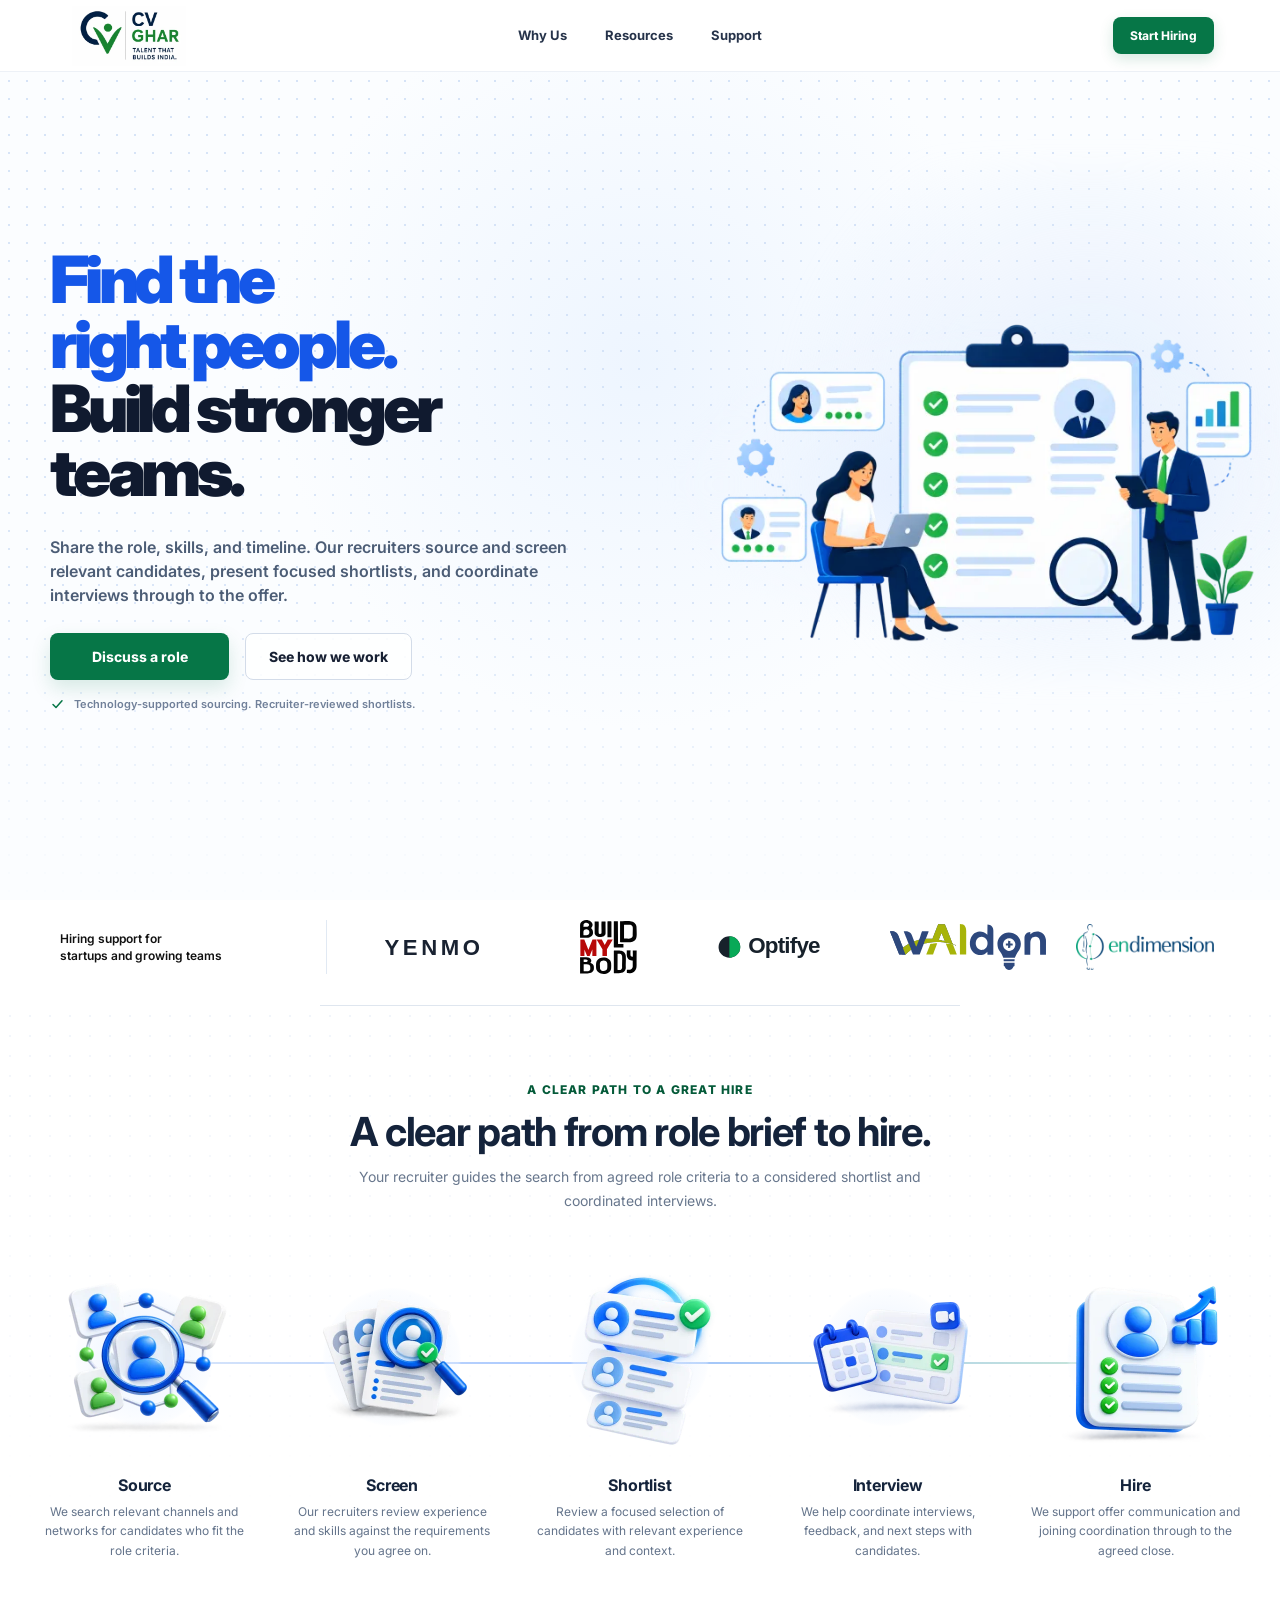
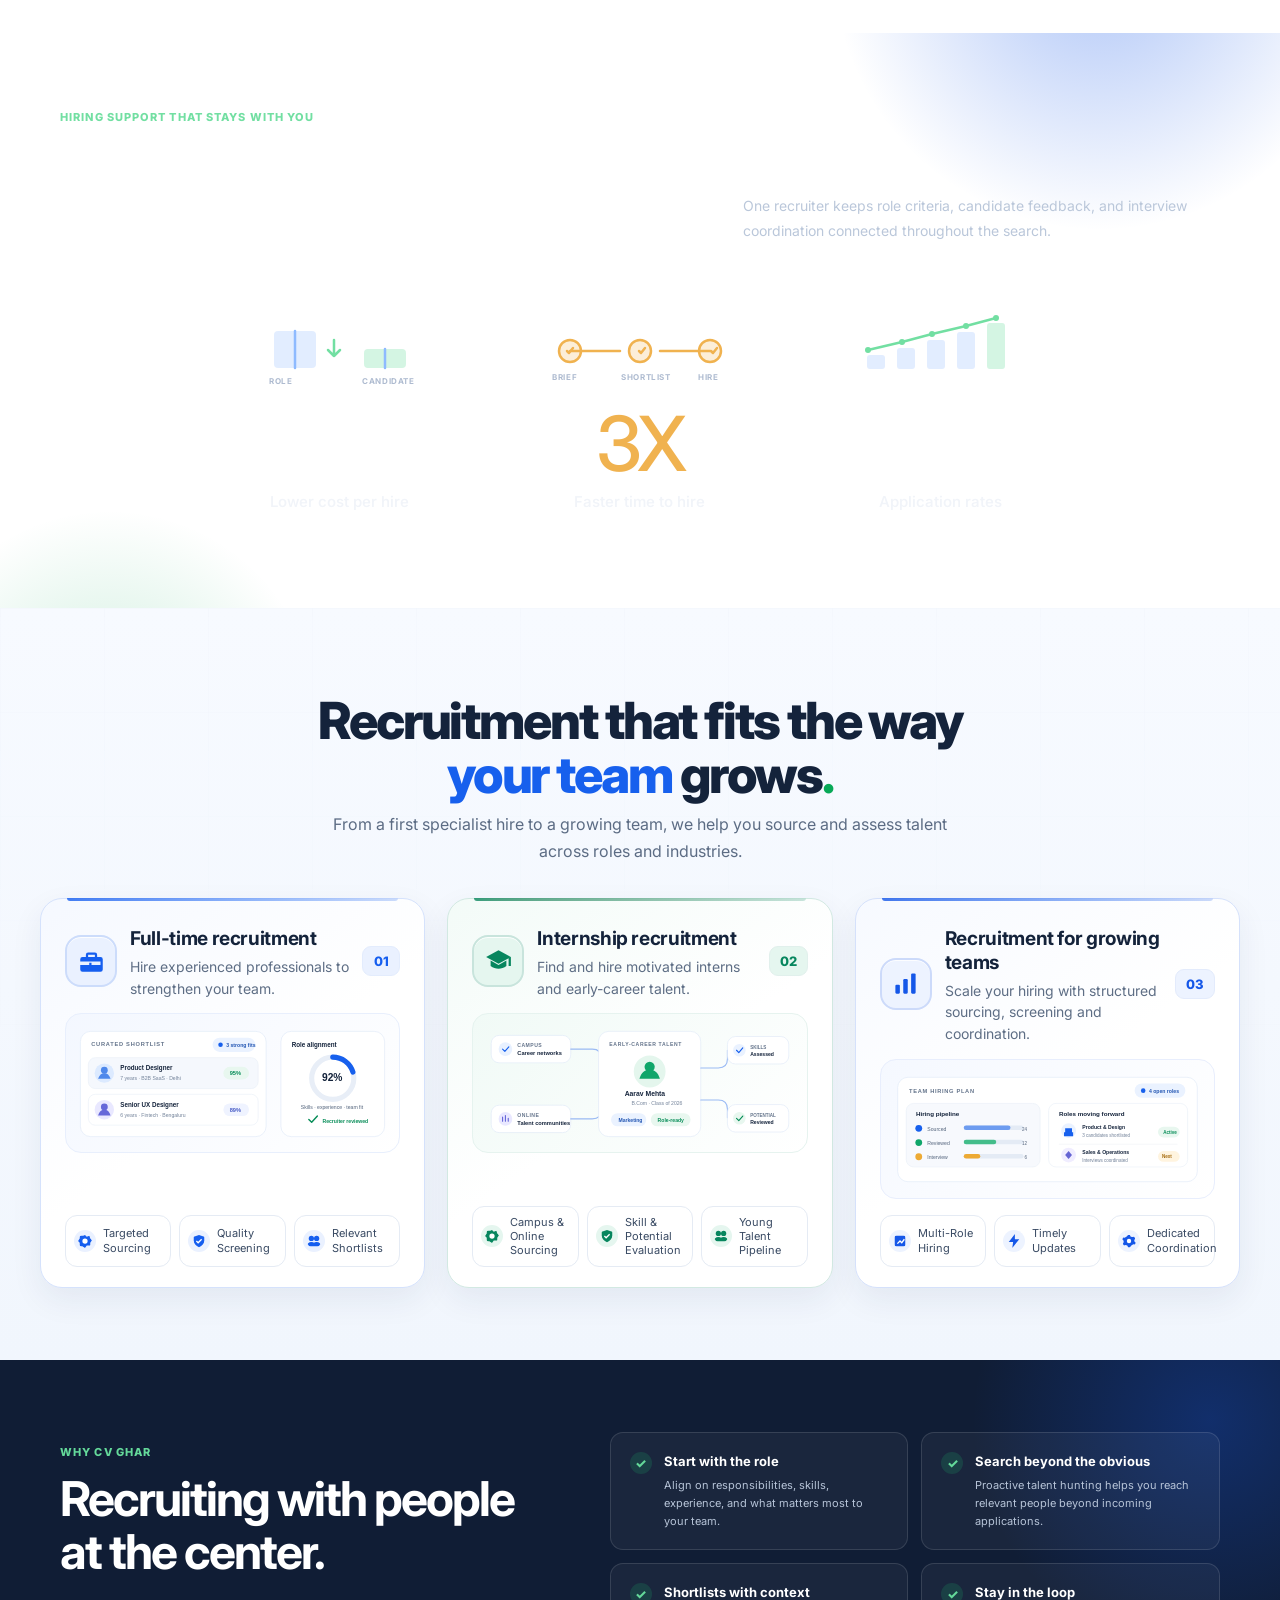
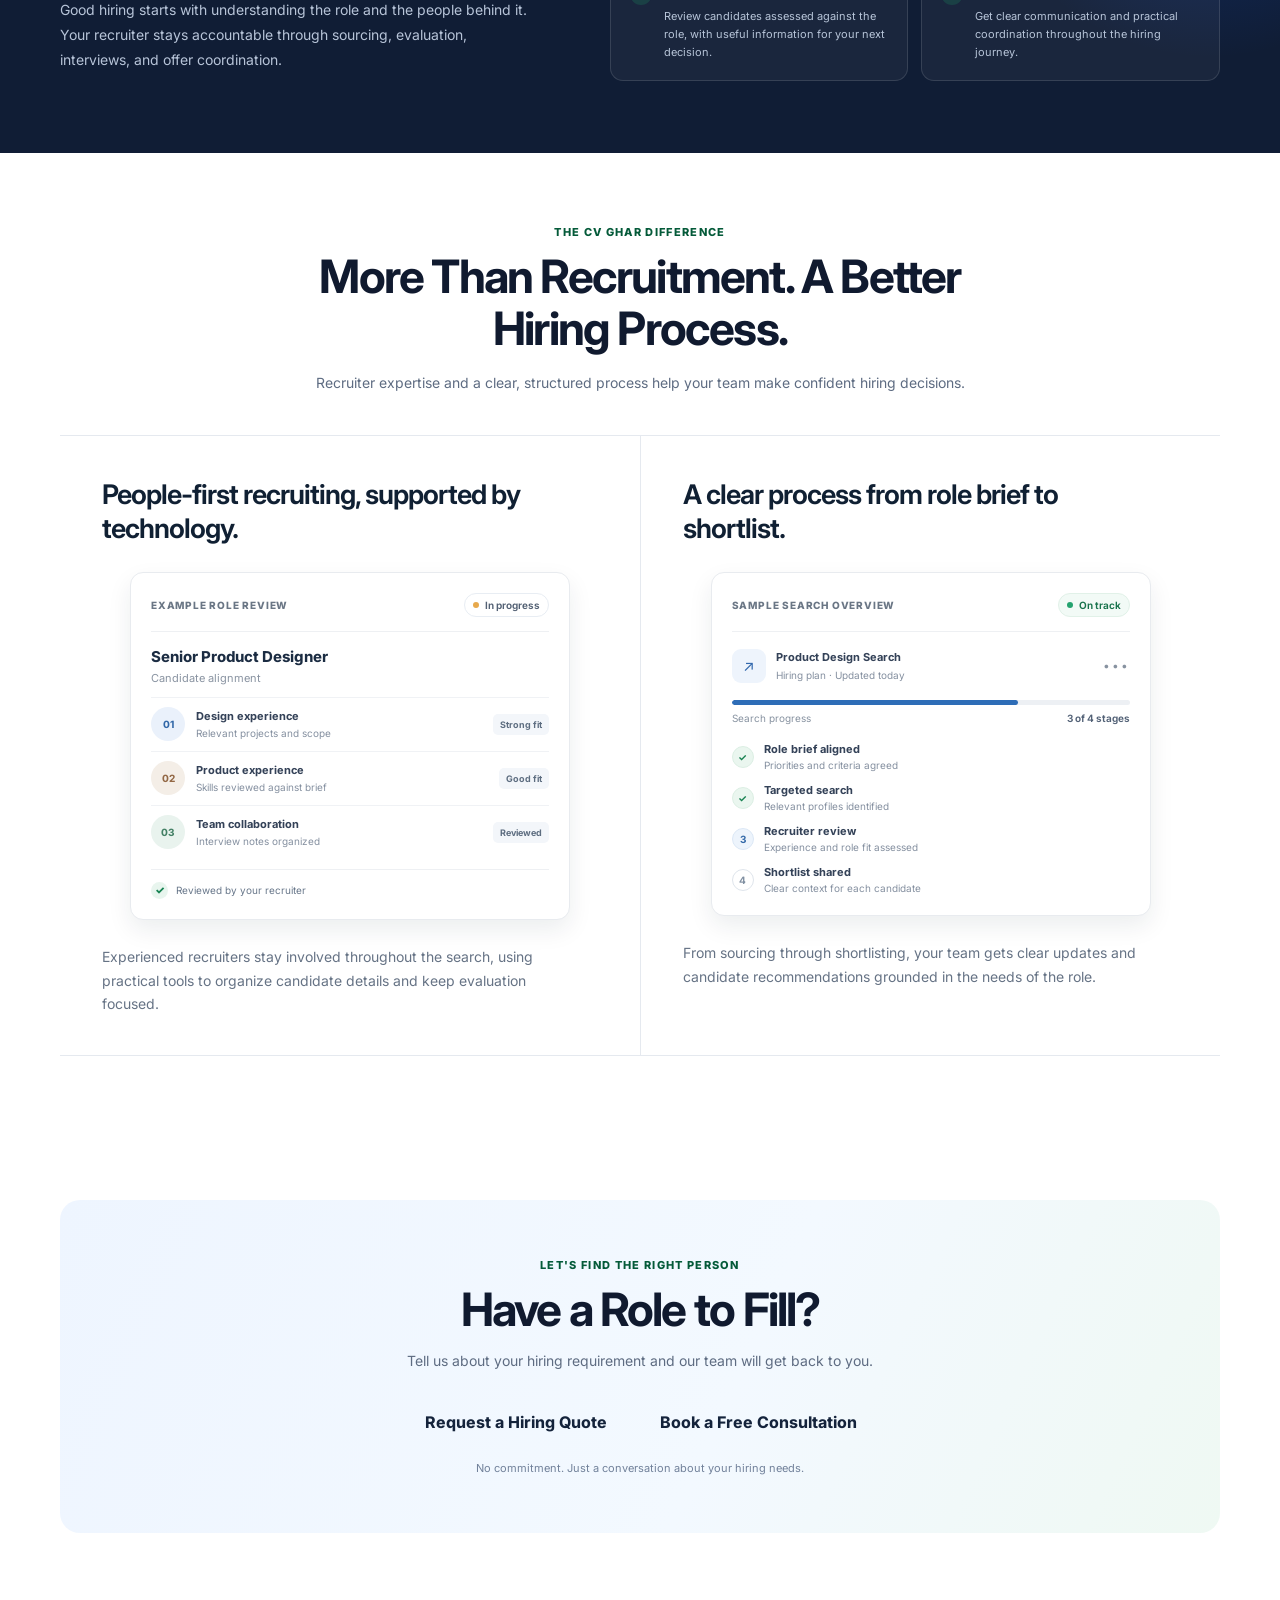
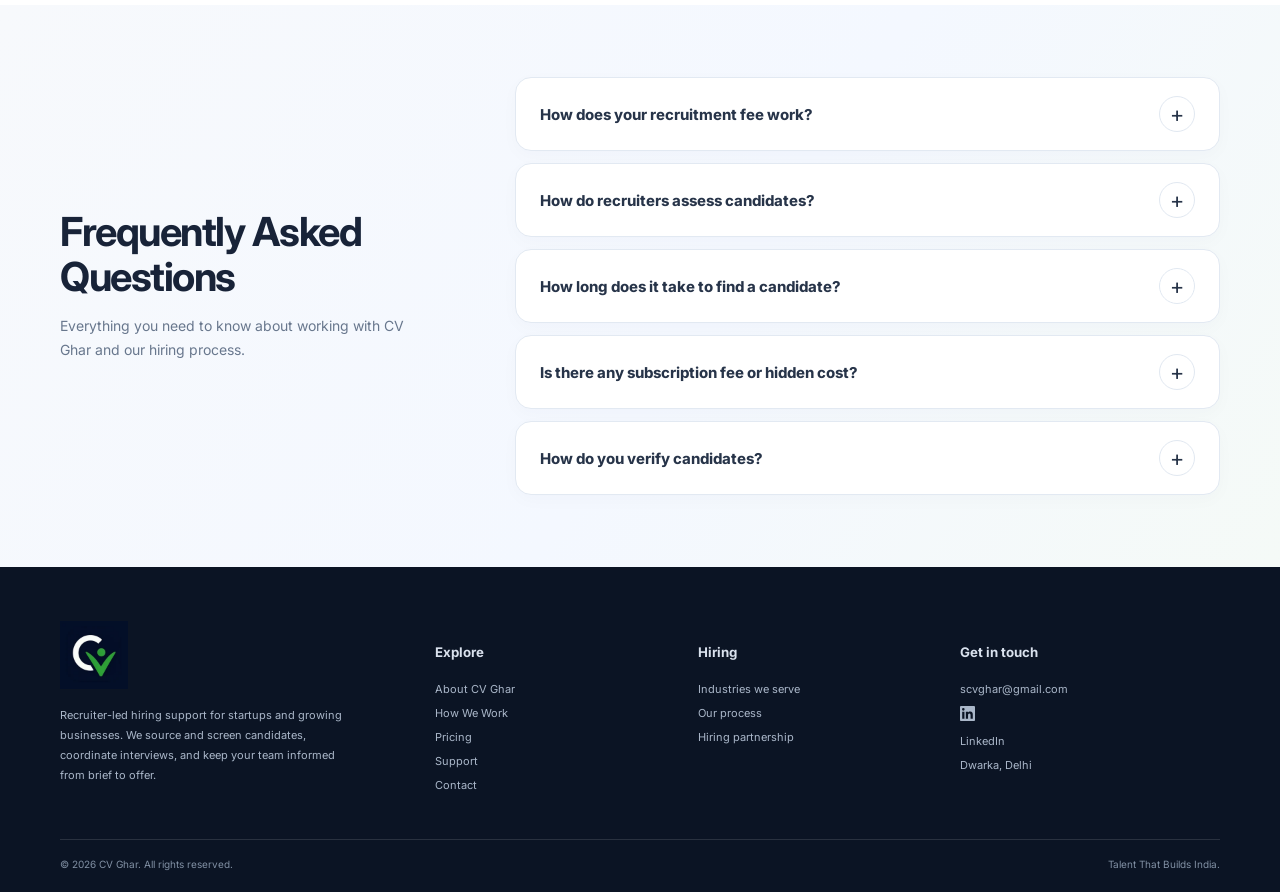
<file: index.html>
<!doctype html>
<html lang="en">
<head>
  <meta charset="utf-8">
  <meta name="viewport" content="width=device-width, initial-scale=1">
  <meta name="theme-color" content="#ffffff">
  <title>Best Recruitment Company in India | CV Ghar</title>
  <meta name="description" content="CV Ghar is a recruiter-led recruitment agency helping startups and growing businesses in India source, screen, and hire the right talent.">
  <link rel="canonical" href="https://cvghar.in/">
  <meta property="og:type" content="website">
  <meta property="og:site_name" content="CV Ghar">
  <meta property="og:title" content="Recruitment Agency in India | CV Ghar">
  <meta property="og:description" content="Recruiter-led hiring support for startups and growing businesses. Source, screen, and hire the right talent with CV Ghar.">
  <meta property="og:url" content="https://cvghar.in/">
  <meta property="og:image" content="https://cvghar.in/assets/hiring-hero-art.png">
  <meta name="twitter:card" content="summary_large_image">
  <meta name="twitter:title" content="Recruitment Agency in India | CV Ghar">
  <meta name="twitter:description" content="Recruiter-led hiring support for startups and growing businesses across India.">
  <meta name="twitter:image" content="https://cvghar.in/assets/hiring-hero-art.png">
  <script type="application/ld+json">
  {
    "@context": "https://schema.org",
    "@graph": [
      {
        "@type": "Organization",
        "@id": "https://cvghar.in/#organization",
        "name": "CV Ghar",
        "url": "https://cvghar.in/",
        "logo": "https://cvghar.in/assets/cvghar-logo.webp",
        "description": "Recruiter-led recruitment and talent solutions for startups and growing businesses in India.",
        "email": "scvghar@gmail.com",
        "telephone": "+91-70707-93755",
        "sameAs": ["https://linkedin.com/company/cvghar"]
      },
      {
        "@type": "WebSite",
        "@id": "https://cvghar.in/#website",
        "url": "https://cvghar.in/",
        "name": "CV Ghar",
        "publisher": {"@id": "https://cvghar.in/#organization"},
        "inLanguage": "en-IN"
      }
    ]
  }
  </script>
  <link rel="icon" href="assets/favicon.png">
  <link rel="preconnect" href="https://fonts.googleapis.com">
  <link rel="preconnect" href="https://fonts.gstatic.com" crossorigin>
  <link href="https://fonts.googleapis.com/css2?family=Inter:wght@400;500;600;700;800;900&display=swap" rel="stylesheet">
  <link rel="stylesheet" href="assets/homepage.css">
  <link rel="stylesheet" href="assets/responsive.css">
  <link rel="stylesheet" href="assets/section-spacing.css">
</head>
<body>
  <header class="site-header">
    <nav class="nav" aria-label="Primary navigation">
      <a class="brand" href="/" aria-label="CV Ghar home"><img src="assets/cvghar-logo.webp" width="384" height="201" alt="CV Ghar"></a>
      <div class="nav-links">
        <a href="why-us.html">Why Us</a>
        <!-- Hiring Solutions navigation link temporarily hidden -->
        <a href="resources.html">Resources</a>
        <a href="support.html">Support</a>
      </div>
      <details class="mobile-menu">
        <summary aria-label="Open navigation menu"></summary>
        <div class="mobile-menu-panel" aria-label="Mobile navigation">
          <a href="why-us.html">Why Us</a>
          <!-- Hiring Solutions navigation link temporarily hidden -->
          <a href="resources.html">Resources</a>
            <a href="support.html">Support</a>
        </div>
      </details>
      <div class="nav-actions"><a class="header-cta" href="get-quote.html">Start Hiring</a></div>
    </nav>
  </header>

  <main>
    <section class="hero" aria-labelledby="hero-title">
      <div class="wrap hero-inner">
        <div class="hero-copy">
          <h1 id="hero-title"><span class="blue-line">Find the</span><span class="blue-line">right people.</span><span class="black-line">Build stronger teams.</span></h1>
          <p class="hero-description">Share the role, skills, and timeline. Our recruiters source and screen relevant candidates, present focused shortlists, and coordinate interviews through to the offer.</p>
          <div class="hero-actions">
            <a class="button button-primary" href="contact.html" target="_blank" rel="noopener">Discuss a role</a>
            <a class="button button-secondary" href="why-us.html#how-we-work">See how we work</a>
          </div>
          <div class="hero-note">
            <svg viewBox="0 0 20 20" fill="none" aria-hidden="true"><path d="m4 10 4 4 8-9" stroke="currentColor" stroke-width="2" stroke-linecap="round" stroke-linejoin="round"/></svg>
            Technology-supported sourcing. Recruiter-reviewed shortlists.
          </div>
        </div>
        <div class="hero-visual">
          <img class="hero-scene" src="assets/hiring-hero-1024.webp" srcset="assets/hiring-hero-640.webp 640w, assets/hiring-hero-1024.webp 1024w, assets/hiring-hero-1536.webp 1536w" sizes="(max-width: 760px) 92vw, (max-width: 1200px) 52vw, 620px" width="1536" height="1024" fetchpriority="high" decoding="async" alt="Recruiter and candidate reviewing a hiring checklist with floating candidate profiles and hiring analytics">
        </div>
      </div>
    </section>

    <section class="trusted-strip" aria-label="Companies that trust CV Ghar">
      <div class="trusted-inner">
        <div class="trusted-copy"><span>Hiring support for</span><span>startups and growing teams</span></div>
        <div class="trusted-logos">
          <div class="trusted-logo yenmo"><img src="assets/yenmo-logo.svg" alt="Yenmo"></div>
          <div class="trusted-logo bmb"><img src="assets/bmbstore-logo.svg" width="57" height="54" loading="lazy" decoding="async" alt="Build My Body"></div>
          <div class="trusted-logo optifye"><img src="assets/optifye-logo.svg" alt="Optifye"></div>
          <div class="trusted-logo waidon"><img src="assets/waidon-logo.svg" width="170" height="50" loading="lazy" decoding="async" alt="Waidon"></div>
          <div class="trusted-logo endimension"><img src="assets/endimension-logo.png" width="600" height="200" loading="lazy" decoding="async" alt="Endimension"></div>
        </div>
      </div>
    </section>

    <section class="hiring-preview" aria-labelledby="workflow-title">
      <div class="workflow-wrap">
        <div class="workflow-heading">
          <span class="section-tag">A clear path to a great hire</span>
          <h2 id="workflow-title">A clear path from role brief to hire.</h2>
          <p>Your recruiter guides the search from agreed role criteria to a considered shortlist and coordinated interviews.</p>
        </div>
        <div class="workflow-steps">
          <article class="workflow-step-card">
            <div class="workflow-art"><img src="assets/hiring-step-source-420.webp" srcset="assets/hiring-step-source-420.webp 420w, assets/hiring-step-source-840.webp 840w" sizes="(max-width: 560px) 100vw, (max-width: 820px) 44vw, 210px" width="420" height="350" loading="lazy" decoding="async" alt="Candidate profiles connected through search"></div>
            <h3>Source</h3><p>We search relevant channels and networks for candidates who fit the role criteria.</p>
          </article>
          <article class="workflow-step-card">
            <div class="workflow-art"><img src="assets/hiring-step-screen-420.webp" srcset="assets/hiring-step-screen-420.webp 420w, assets/hiring-step-screen-840.webp 840w" sizes="(max-width: 560px) 100vw, (max-width: 820px) 44vw, 210px" width="420" height="280" loading="lazy" decoding="async" alt="Candidate profiles reviewed against role criteria"></div>
            <h3>Screen</h3><p>Our recruiters review experience and skills against the requirements you agree on.</p>
          </article>
          <article class="workflow-step-card">
            <div class="workflow-art"><img src="assets/hiring-step-shortlist-420.webp" srcset="assets/hiring-step-shortlist-420.webp 420w, assets/hiring-step-shortlist-840.webp 840w" sizes="(max-width: 560px) 100vw, (max-width: 820px) 44vw, 210px" width="420" height="370" loading="lazy" decoding="async" alt="A focused shortlist of qualified candidates"></div>
            <h3>Shortlist</h3><p>Review a focused selection of candidates with relevant experience and context.</p>
          </article>
          <article class="workflow-step-card">
            <div class="workflow-art"><img src="assets/hiring-step-interview-420.webp" srcset="assets/hiring-step-interview-420.webp 420w, assets/hiring-step-interview-840.webp 840w" sizes="(max-width: 560px) 100vw, (max-width: 820px) 44vw, 210px" width="420" height="280" loading="lazy" decoding="async" alt="Interview schedule and confirmed meeting"></div>
            <h3>Interview</h3><p>We help coordinate interviews, feedback, and next steps with candidates.</p>
          </article>
          <article class="workflow-step-card">
            <div class="workflow-art"><img src="assets/hiring-step-hire-420.webp" srcset="assets/hiring-step-hire-420.webp 420w, assets/hiring-step-hire-840.webp 840w" sizes="(max-width: 560px) 100vw, (max-width: 820px) 44vw, 210px" width="420" height="384" loading="lazy" decoding="async" alt="Approved candidate profile ready for hire"></div>
            <h3>Hire</h3><p>We support offer communication and joining coordination through to the agreed close.</p>
          </article>
        </div>
      </div>
    </section>

    <section class="journey-section" aria-labelledby="journey-title">
      <div class="journey-wrap">
        <div class="journey-heading">
          <div><span class="section-tag">Hiring support that stays with you</span><h2 id="journey-title">Spend less time chasing. Get closer to your next great hire.</h2></div>
          <p>One recruiter keeps role criteria, candidate feedback, and interview coordination connected throughout the search.</p>
        </div>
        <div class="journey-grid" aria-label="Hiring outcomes">
          <article class="journey-stat"><svg class="journey-stat-visual" viewBox="0 0 230 78" role="img" aria-label="Lower cost per hire"><path class="guide" d="M24 56.5h182"/><rect class="blue-fill" x="49" y="19" width="42" height="37" rx="4"/><rect class="green-fill" x="139" y="37" width="42" height="19" rx="4"/><path class="primary" d="M70 19v37m90-19v19"/><path class="accent" d="M109 28v16m-6-6 6 6 6-6"/><text x="44" y="72">ROLE</text><text x="137" y="72">CANDIDATE</text></svg><div class="journey-stat-value">2X</div><div class="journey-stat-label">Lower cost per hire</div></article>
          <article class="journey-stat"><svg class="journey-stat-visual" viewBox="0 0 230 78" role="img" aria-label="Faster time to hire"><path class="guide" d="M32 39h166"/><path class="primary" d="M45 39h50m40 0h50"/><circle class="blue-fill" cx="45" cy="39" r="11"/><circle class="blue-fill" cx="115" cy="39" r="11"/><circle class="blue-fill" cx="185" cy="39" r="11"/><circle class="primary" cx="45" cy="39" r="11"/><circle class="primary" cx="115" cy="39" r="11"/><circle class="primary" cx="185" cy="39" r="11"/><path class="primary" d="m42 39 2 2 4-5m66 3 2 2 4-5m66 3 2 2 4-5"/><text x="27" y="68">BRIEF</text><text x="96" y="68">SHORTLIST</text><text x="173" y="68">HIRE</text></svg><div class="journey-stat-value">3X</div><div class="journey-stat-label">Faster time to hire</div></article>
          <article class="journey-stat"><svg class="journey-stat-visual" viewBox="0 0 230 78" role="img" aria-label="Application rates"><path class="guide" d="M24 57h182"/><rect class="blue-fill" x="42" y="43" width="18" height="14" rx="3"/><rect class="blue-fill" x="72" y="36" width="18" height="21" rx="3"/><rect class="blue-fill" x="102" y="28" width="18" height="29" rx="3"/><rect class="blue-fill" x="132" y="20" width="18" height="37" rx="3"/><rect class="green-fill" x="162" y="11" width="18" height="46" rx="3"/><path class="accent" d="m43 38 34-8 30-8 34-8 30-8"/><circle cx="43" cy="38" r="3" fill="#72dfa2"/><circle cx="77" cy="30" r="3" fill="#72dfa2"/><circle cx="107" cy="22" r="3" fill="#72dfa2"/><circle cx="141" cy="14" r="3" fill="#72dfa2"/><circle cx="171" cy="6" r="3" fill="#72dfa2"/></svg><div class="journey-stat-value">5X</div><div class="journey-stat-label">Application rates</div></article>
        </div>
      </div>
    </section>

    <section class="content-section solutions-section" id="solutions">
      <div class="wrap">
        <div class="section-heading">
          <h2>Recruitment that fits the way<br><span class="heading-blue">your team</span> grows<span class="heading-dot">.</span></h2>
          <p>From a first specialist hire to a growing team, we help you source and assess talent across roles and industries.</p>
        </div>
        <div class="solutions-grid">
          <article class="solution-card fulltime">
            <div class="solution-card-top">
              <span class="solution-icon"><svg viewBox="0 0 24 24" aria-hidden="true"><path d="M9 4h6a2 2 0 0 1 2 2v2h3a2 2 0 0 1 2 2v9a2 2 0 0 1-2 2H4a2 2 0 0 1-2-2v-9a2 2 0 0 1 2-2h3V6a2 2 0 0 1 2-2Zm0 4h6V6H9v2Zm-7 5v2h8v-2h2v2h8v-3H2v1Z"/></svg></span>
              <div><h3>Full-time recruitment</h3><p>Hire experienced professionals to strengthen your team.</p></div><span class="solution-index">01</span>
            </div>
            <div class="solution-art" aria-hidden="true"><img src="assets/illustration-fulltime.svg" alt="" loading="lazy" decoding="async"></div>
            <div class="solution-features"><div class="solution-feature"><svg viewBox="0 0 16 16"><path d="M8 1 10 3 13 2 14 5 16 7 14 10 14 13 10 13 8 16 5 14 2 14 2 10 0 8 2 5 2 2 6 2z"/><circle cx="8" cy="8" r="3" fill="white"/></svg>Targeted<br>Sourcing</div><div class="solution-feature"><svg viewBox="0 0 16 16"><path d="M8 1 14 3v4c0 4-2.5 6.5-6 8-3.5-1.5-6-4-6-8V3z"/><path d="m5 8 2 2 4-4" fill="none" stroke="white" stroke-width="1.5"/></svg>Quality<br>Screening</div><div class="solution-feature"><svg viewBox="0 0 16 16"><circle cx="5" cy="5" r="3"/><circle cx="11" cy="5" r="3"/><path d="M0 14c0-3 2-5 5-5s5 2 5 5zm6 0c0-3 2-5 5-5s5 2 5 5z"/></svg>Relevant<br>Shortlists</div></div>
          </article>
          <article class="solution-card internship">
            <div class="solution-card-top">
              <span class="solution-icon"><svg viewBox="0 0 24 24" aria-hidden="true"><path d="m1 8 11-6 11 6-11 6L1 8Zm4 3.2 7 3.8 7-3.8V16c-4.2 3.2-9.8 3.2-14 0v-4.8ZM21 9v7h2V8l-2 1Z"/></svg></span>
              <div><h3>Internship recruitment</h3><p>Find and hire motivated interns and early-career talent.</p></div><span class="solution-index">02</span>
            </div>
            <div class="solution-art" aria-hidden="true"><img src="assets/illustration-internship.svg" alt="" loading="lazy" decoding="async"></div>
            <div class="solution-features"><div class="solution-feature"><svg viewBox="0 0 16 16"><path d="M8 1 10 3 13 2 14 5 16 7 14 10 14 13 10 13 8 16 5 14 2 14 2 10 0 8 2 5 2 2 6 2z"/><circle cx="8" cy="8" r="3" fill="white"/></svg>Campus &amp; Online<br>Sourcing</div><div class="solution-feature"><svg viewBox="0 0 16 16"><path d="M8 1 14 3v4c0 4-2.5 6.5-6 8-3.5-1.5-6-4-6-8V3z"/><path d="m5 8 2 2 4-4" fill="none" stroke="white" stroke-width="1.5"/></svg>Skill &amp; Potential<br>Evaluation</div><div class="solution-feature"><svg viewBox="0 0 16 16"><circle cx="5" cy="5" r="3"/><circle cx="11" cy="5" r="3"/><path d="M0 14c0-3 2-5 5-5s5 2 5 5zm6 0c0-3 2-5 5-5s5 2 5 5z"/></svg>Young Talent<br>Pipeline</div></div>
          </article>
          <article class="solution-card growing">
            <div class="solution-card-top">
              <span class="solution-icon"><svg viewBox="0 0 24 24" aria-hidden="true"><rect x="3" y="13" width="4" height="8" rx="1"/><rect x="10" y="8" width="4" height="13" rx="1"/><rect x="17" y="3" width="4" height="18" rx="1"/></svg></span>
              <div><h3>Recruitment for growing teams</h3><p>Scale your hiring with structured sourcing, screening and coordination.</p></div><span class="solution-index">03</span>
            </div>
            <div class="solution-art" aria-hidden="true"><img src="assets/illustration-growing-teams.svg" alt="" loading="lazy" decoding="async"></div>
            <div class="solution-features"><div class="solution-feature"><svg viewBox="0 0 16 16"><path d="M2 2h12v12H2z"/><path d="M5 11 8 8l2 2 3-4" fill="none" stroke="white" stroke-width="1.5"/></svg>Multi-Role<br>Hiring</div><div class="solution-feature"><svg viewBox="0 0 16 16"><path d="m9 0-7 9h5l-1 7 8-10H9z"/></svg>Timely<br>Updates</div><div class="solution-feature"><svg viewBox="0 0 16 16"><path d="M7 1h2l1 2 2 .5 2-.5 1 2-1 2 .5 2 1.5 1-1 2-2-.2-2 1L9 15H7l-1-2-2-.5-2 .5-1-2 1-2-.5-2L0 6l1-2 2 .2 2-1z"/><circle cx="8" cy="8" r="2.5" fill="white"/></svg>Dedicated<br>Coordination</div></div>
          </article>
        </div>
      </div>
    </section>

      <section class="why-section" id="why-us">
      <div class="wrap why-grid">
        <div class="why-copy">
          <span class="section-tag">Why CV Ghar</span>
          <h2>Recruiting with people at the center.</h2>
          <p>Good hiring starts with understanding the role and the people behind it. Your recruiter stays accountable through sourcing, evaluation, interviews, and offer coordination.</p>
        </div>
        <div class="why-list">
          <article class="why-item"><span class="check">✓</span><div><h3>Start with the role</h3><p>Align on responsibilities, skills, experience, and what matters most to your team.</p></div></article>
          <article class="why-item"><span class="check">✓</span><div><h3>Search beyond the obvious</h3><p>Proactive talent hunting helps you reach relevant people beyond incoming applications.</p></div></article>
          <article class="why-item"><span class="check">✓</span><div><h3>Shortlists with context</h3><p>Review candidates assessed against the role, with useful information for your next decision.</p></div></article>
          <article class="why-item"><span class="check">✓</span><div><h3>Stay in the loop</h3><p>Get clear communication and practical coordination throughout the hiring journey.</p></div></article>
        </div>
      </div>
    </section>





    <section class="added-section difference-section" id="what-makes-us-different" aria-labelledby="different-title">
      <div class="wrap">
        <div class="added-heading difference-heading">
          <span class="added-kicker">The CV Ghar difference</span>
          <h2 class="added-title" id="different-title">More Than Recruitment. A Better Hiring Process.</h2>
          <p class="added-intro">Recruiter expertise and a clear, structured process help your team make confident hiring decisions.</p>
        </div>
        <div class="difference-feature-grid">
          <article class="difference-feature">
            <h3>People-first recruiting, supported by technology.</h3>
            <div class="difference-ui candidate-ui" aria-label="Illustrative candidate review panel">
              <div class="difference-ui-head"><span>EXAMPLE ROLE REVIEW</span><span class="ui-status"><i></i> In progress</span></div>
              <div class="ui-role">Senior Product Designer</div>
              <div class="ui-caption">Candidate alignment</div>
              <div class="ui-candidate"><span class="ui-avatar">01</span><span class="ui-candidate-copy"><b>Design experience</b><small>Relevant projects and scope</small></span><span class="ui-fit">Strong fit</span></div>
              <div class="ui-candidate"><span class="ui-avatar avatar-alt">02</span><span class="ui-candidate-copy"><b>Product experience</b><small>Skills reviewed against brief</small></span><span class="ui-fit">Good fit</span></div>
              <div class="ui-candidate"><span class="ui-avatar avatar-soft">03</span><span class="ui-candidate-copy"><b>Team collaboration</b><small>Interview notes organized</small></span><span class="ui-fit">Reviewed</span></div>
              <div class="ui-panel-foot"><span class="ui-check">✓</span> Reviewed by your recruiter</div>
            </div>
            <p>Experienced recruiters stay involved throughout the search, using practical tools to organize candidate details and keep evaluation focused.</p>
          </article>
          <article class="difference-feature">
            <h3>A clear process from role brief to shortlist.</h3>
            <div class="difference-ui process-ui" aria-label="Illustrative hiring progress panel">
              <div class="difference-ui-head"><span>SAMPLE SEARCH OVERVIEW</span><span class="ui-status ui-status-green"><i></i> On track</span></div>
              <div class="ui-search-role"><span class="ui-search-icon">↗</span><span><b>Product Design Search</b><small>Hiring plan · Updated today</small></span><span class="ui-menu-dots">•••</span></div>
              <div class="ui-progress-track"><span></span></div>
              <div class="ui-progress-label"><span>Search progress</span><b>3 of 4 stages</b></div>
              <div class="ui-timeline">
                <div class="ui-timeline-step is-done"><span>✓</span><div><b>Role brief aligned</b><small>Priorities and criteria agreed</small></div></div>
                <div class="ui-timeline-step is-done"><span>✓</span><div><b>Targeted search</b><small>Relevant profiles identified</small></div></div>
                <div class="ui-timeline-step is-active"><span>3</span><div><b>Recruiter review</b><small>Experience and role fit assessed</small></div></div>
                <div class="ui-timeline-step"><span>4</span><div><b>Shortlist shared</b><small>Clear context for each candidate</small></div></div>
              </div>
            </div>
            <p>From sourcing through shortlisting, your team gets clear updates and candidate recommendations grounded in the needs of the role.</p>
          </article>
        </div>
      </div>
    </section>



    <section class="added-section" id="consultation" aria-labelledby="consultation-title"><div class="wrap"><div class="consultation-panel"><span class="added-kicker">Let's find the right person</span><h2 class="added-title" id="consultation-title">Have a Role to Fill?</h2><p class="added-intro">Tell us about your hiring requirement and our team will get back to you.</p><div class="consultation-actions"><a class="button button-primary" href="get-quote.html" style="padding:14px 21px">Request a Hiring Quote</a><a class="button button-secondary" href="contact.html" style="padding:13px 20px">Book a Free Consultation</a></div><p class="consultation-note">No commitment. Just a conversation about your hiring needs.</p></div></div></section>

    <section class="faq-section" id="faqs" aria-labelledby="faq-title">
      <div class="wrap faq-layout">
        <div class="faq-intro"><h2 id="faq-title">Frequently Asked Questions</h2><p>Everything you need to know about working with CV Ghar and our hiring process.</p></div>
        <div class="faq-list">
          <details class="faq-item"><summary>How does your recruitment fee work?</summary><p>We agree the fee and commitment amount with you before the search begins. No success fee applies if you do not hire; we also confirm in writing how the commitment fee is treated, including any refund conditions.</p></details>
          <details class="faq-item"><summary>How do recruiters assess candidates?</summary><p>Our recruiters review experience and skills against the role criteria you agree on, then share relevant context with each shortlisted profile. Any additional checks are discussed with you in advance.</p></details>
          <details class="faq-item"><summary>How long does it take to find a candidate?</summary><p>Timelines depend on the role, experience level, location, and availability of suitable talent. We align on expectations at the start and keep you updated as the search progresses.</p></details>
          <details class="faq-item"><summary>Is there any subscription fee or hidden cost?</summary><p>CV Ghar works on the hiring terms agreed for your requirement. We discuss applicable fees and terms before beginning, so you know what to expect.</p></details>
          <details class="faq-item"><summary>How do you verify candidates?</summary><p>Our recruiters review candidates against the role requirements and discuss relevant experience during screening. Any additional checks or documentation are discussed with you as part of the hiring process.</p></details>
        </div>
      </div>
    </section>

  </main>

  <footer>
  <div class="wrap">
    <div class="footer-grid">
      <div class="footer-brand"><img src="assets/cvghar-footer-logo.webp" width="204" height="204" alt="CV Ghar"><p>Recruiter-led hiring support for startups and growing businesses. We source and screen candidates, coordinate interviews, and keep your team informed from brief to offer.</p></div>
      <div class="footer-col"><h5>Explore</h5><a href="about.html">About CV Ghar</a><a href="why-us.html#how-we-work">How We Work</a><a href="pricing.html">Pricing</a><a href="support.html">Support</a><a href="contact.html">Contact</a></div>
      <div class="footer-col"><h5>Hiring</h5><a href="why-us.html#industries">Industries we serve</a><a href="why-us.html#how-we-work">Our process</a><a href="pricing.html">Hiring partnership</a></div>
      <div class="footer-col"><h5>Get in touch</h5><a href="mailto:scvghar@gmail.com">scvghar@gmail.com</a><a class="footer-social" href="https://linkedin.com/company/cvghar" target="_blank" rel="noopener"><svg width="15" height="15" viewBox="0 0 24 24" fill="currentColor" aria-hidden="true"><path d="M20.45 20.45h-3.56v-5.57c0-1.33-.02-3.04-1.85-3.04-1.86 0-2.14 1.45-2.14 2.94v5.67H9.34V9h3.42v1.56h.05c.48-.9 1.64-1.85 3.37-1.85 3.6 0 4.27 2.37 4.27 5.46v6.28ZM5.32 7.43a2.06 2.06 0 1 1 0-4.12 2.06 2.06 0 0 1 0 4.12ZM7.1 20.45H3.54V9H7.1v11.45ZM22.22 0H1.77C.79 0 0 .77 0 1.72v20.56C0 23.23.79 24 1.77 24h20.44c.98 0 1.79-.77 1.79-1.72V1.72C24 .77 23.2 0 22.22 0Z"/></svg><span>LinkedIn</span></a><span>Dwarka, Delhi</span></div>
    </div>
    <div class="footer-bottom"><span>© 2026 CV Ghar. All rights reserved.</span><span>Talent That Builds India.</span></div>
  </div>
</footer>
  <script src="assets/smooth-scroll.js" defer></script>
  <script>
    (() => {
      const faqItems = document.querySelectorAll(".faq-item");
      if (!faqItems.length || !("IntersectionObserver" in window) || window.matchMedia("(prefers-reduced-motion: reduce)").matches) return;
      faqItems.forEach((item, index) => {
        item.classList.add("faq-reveal");
        item.style.setProperty("--faq-delay", `${index * 110}ms`);
      });
      const observer = new IntersectionObserver((entries, currentObserver) => {
        entries.forEach(entry => {
          if (!entry.isIntersecting) return;
          entry.target.classList.add("is-visible");
          currentObserver.unobserve(entry.target);
        });
      }, {threshold: 0.15, rootMargin: "0px 0px -5% 0px"});
      faqItems.forEach(item => observer.observe(item));
    })();
  </script>
  <script>
    (() => {
      const journeySection = document.querySelector(".journey-section");
      if (!journeySection || window.matchMedia("(prefers-reduced-motion: reduce)").matches) return;
      let framePending = false;
      const updateFill = () => {
        const rect = journeySection.getBoundingClientRect();
        const progress = Math.max(0, Math.min(1, (window.innerHeight - rect.top) / (window.innerHeight * .6)));
        journeySection.style.setProperty("--journey-fill", `${progress * 100}%`);
        framePending = false;
      };
      const scheduleUpdate = () => {
        if (framePending) return;
        framePending = true;
        window.requestAnimationFrame(updateFill);
      };
      window.addEventListener("scroll", scheduleUpdate, {passive:true});
      window.addEventListener("resize", scheduleUpdate);
      updateFill();
    })();
  </script>
</body>
</html>
</file>
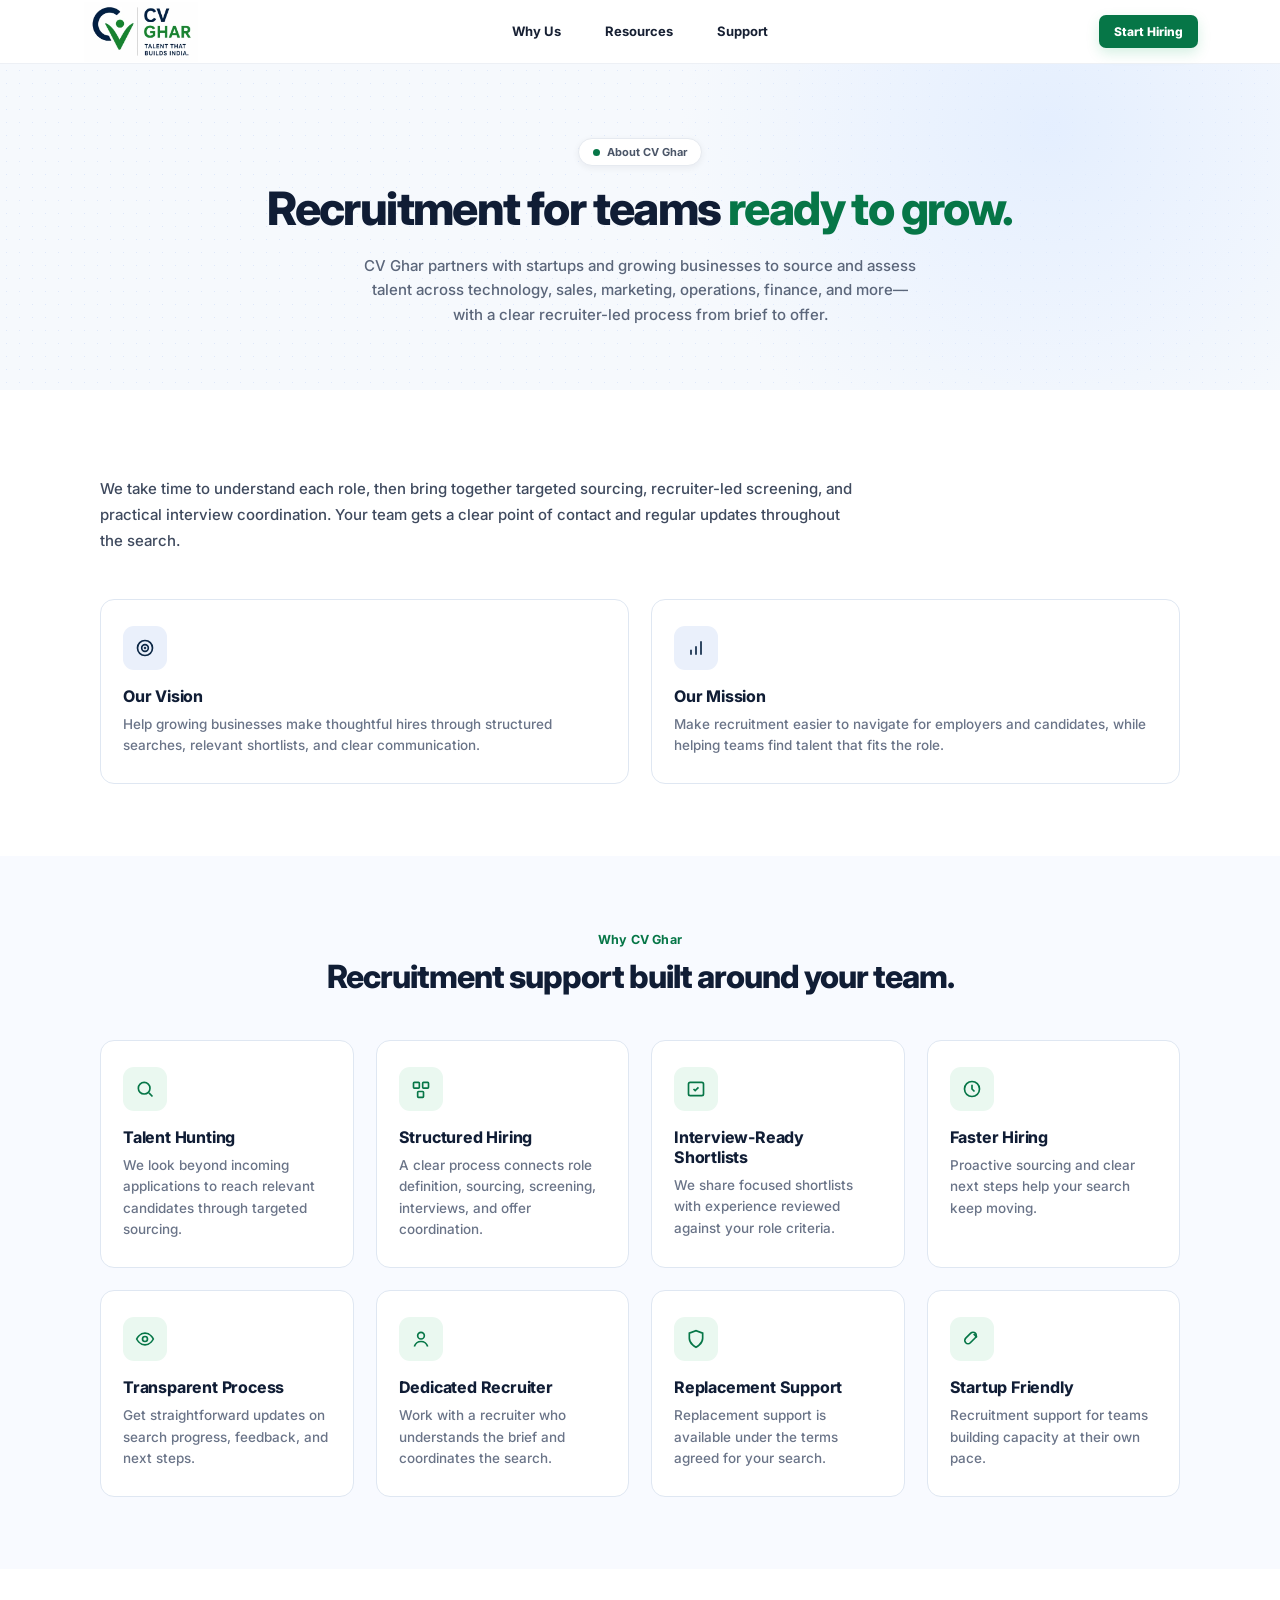
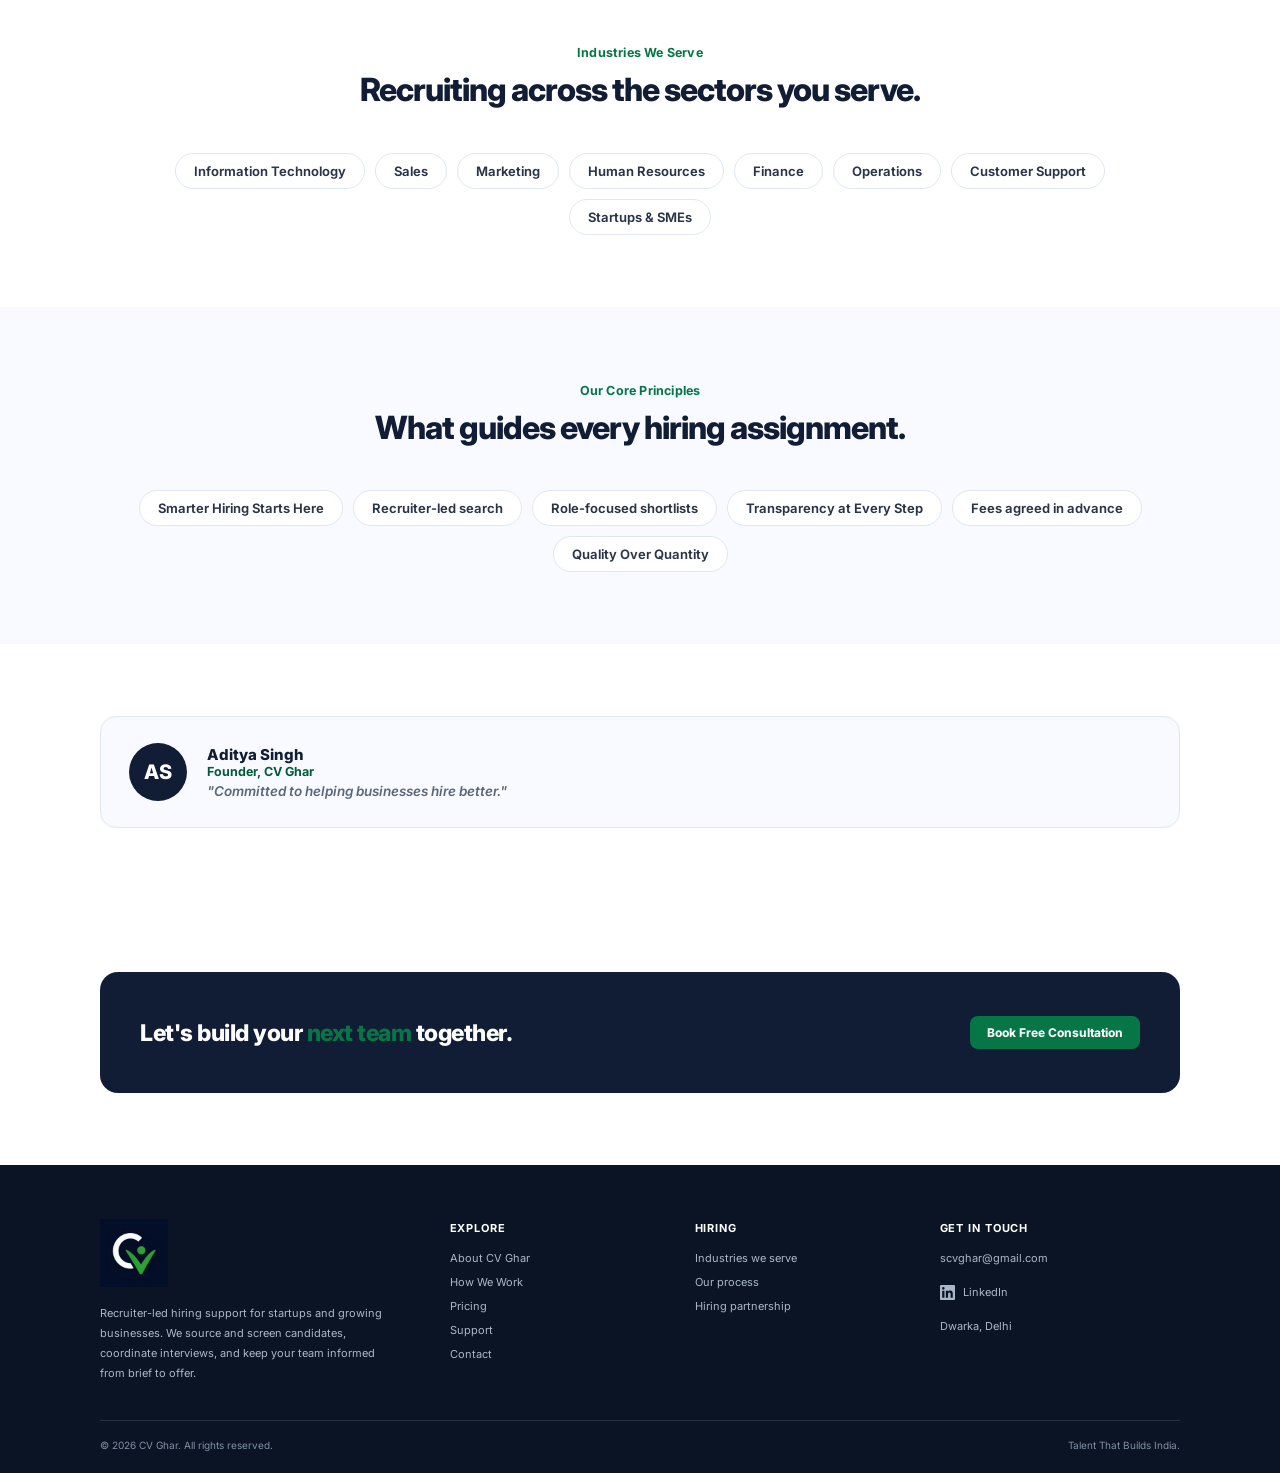
<file: about.html>
<!DOCTYPE html>
<html lang="en">
<head>
<meta charset="UTF-8">
<meta name="viewport" content="width=device-width,initial-scale=1.0">
<title>About CV Ghar | Recruitment Company in India</title>
<meta name="description" content="Learn about CV Ghar, a recruitment company helping Indian startups and SMEs hire talent through recruiter-led sourcing, evaluation, and clear communication.">
<link rel="canonical" href="https://cvghar.in/about.html">
<meta property="og:type" content="website"><meta property="og:site_name" content="CV Ghar"><meta property="og:title" content="About CV Ghar | Recruitment Company in India"><meta property="og:description" content="Meet CV Ghar, your recruiter-led hiring partner for startups and growing businesses."><meta property="og:url" content="https://cvghar.in/about.html"><meta property="og:image" content="https://cvghar.in/assets/hiring-hero-art.png"><meta name="twitter:card" content="summary_large_image">
<link rel="icon" href="assets/favicon.png">
<link rel="stylesheet" href="assets/style.css">
<link rel="stylesheet" href="assets/responsive.css">
<link rel="stylesheet" href="assets/section-spacing.css">
</head>
<body>

<header class="site-header">
  <nav class="nav" aria-label="Primary navigation">
    <a class="brand" href="/" aria-label="CV Ghar home"><img src="assets/cvghar-logo.webp" width="384" height="201" alt="CV Ghar"></a>
    <div class="nav-links">
      <a href="why-us.html">Why Us</a>
      <!-- Hiring Solutions navigation link temporarily hidden -->
      <a href="resources.html">Resources</a>
      <a href="support.html">Support</a>
    </div>
    <details class="mobile-menu">
      <summary aria-label="Open navigation menu"></summary>
      <div class="mobile-menu-panel" aria-label="Mobile navigation">
        <a href="why-us.html">Why Us</a>
        <!-- Hiring Solutions navigation link temporarily hidden -->
        <a href="resources.html">Resources</a>
        <a href="support.html">Support</a>
      </div>
    </details>
    <div class="nav-actions"><a class="header-cta" href="get-quote.html">Start Hiring</a></div>
  </nav>
</header>

<main>
  <section class="page-hero">
    <div class="wrap">
      <div class="eyebrow"><i></i>About CV Ghar</div>
      <h1>Recruitment for teams <span class="green">ready to grow.</span></h1>
      <p class="lead">CV Ghar partners with startups and growing businesses to source and assess talent across technology, sales, marketing, operations, finance, and more—with a clear recruiter-led process from brief to offer.</p>
    </div>
  </section>

  <section class="tight">
    <div class="wrap">
      <div class="section-head" style="max-width:760px">
        <p style="font-size:15px;line-height:1.75;color:#3f4a5e">
          We take time to understand each role, then bring together targeted sourcing, recruiter-led screening, and practical interview coordination. Your team gets a clear point of contact and regular updates throughout the search.
        </p>
      </div>
      <div class="grid grid-2">
        <div class="card">
          <div class="icon-badge navy"><svg width="20" height="20" viewBox="0 0 24 24" fill="none" stroke="currentColor" stroke-width="2"><circle cx="12" cy="12" r="9"/><circle cx="12" cy="12" r="4"/><circle cx="12" cy="12" r=".5" fill="currentColor"/></svg></div>
          <h3>Our Vision</h3>
          <p>Help growing businesses make thoughtful hires through structured searches, relevant shortlists, and clear communication.</p>
        </div>
        <div class="card">
          <div class="icon-badge navy"><svg width="20" height="20" viewBox="0 0 24 24" fill="none" stroke="currentColor" stroke-width="2"><path d="M12 20V10M18 20V4M6 20v-6"/></svg></div>
          <h3>Our Mission</h3>
          <p>Make recruitment easier to navigate for employers and candidates, while helping teams find talent that fits the role.</p>
        </div>
      </div>
    </div>
  </section>

  <section class="bg-tint">
    <div class="wrap">
      <div class="section-head center">
        <span class="tag">Why CV Ghar</span>
        <h2>Recruitment support built around your team.</h2>
      </div>
      <div class="grid grid-4">
        <div class="card">
          <div class="icon-badge"><svg width="20" height="20" viewBox="0 0 24 24" fill="none" stroke="currentColor" stroke-width="2"><circle cx="11" cy="11" r="7"/><path d="M21 21l-4.3-4.3"/></svg></div>
          <h3>Talent Hunting</h3>
          <p>We look beyond incoming applications to reach relevant candidates through targeted sourcing.</p>
        </div>
        <div class="card">
          <div class="icon-badge"><svg width="20" height="20" viewBox="0 0 24 24" fill="none" stroke="currentColor" stroke-width="2"><rect x="3" y="4" width="7" height="7" rx="1"/><rect x="14" y="4" width="7" height="7" rx="1"/><rect x="8" y="15" width="7" height="7" rx="1"/></svg></div>
          <h3>Structured Hiring</h3>
          <p>A clear process connects role definition, sourcing, screening, interviews, and offer coordination.</p>
        </div>
        <div class="card">
          <div class="icon-badge"><svg width="20" height="20" viewBox="0 0 24 24" fill="none" stroke="currentColor" stroke-width="2"><path d="M9 12l2 2 4-4"/><rect x="3" y="4" width="18" height="16" rx="2"/></svg></div>
          <h3>Interview-Ready Shortlists</h3>
          <p>We share focused shortlists with experience reviewed against your role criteria.</p>
        </div>
        <div class="card">
          <div class="icon-badge"><svg width="20" height="20" viewBox="0 0 24 24" fill="none" stroke="currentColor" stroke-width="2"><circle cx="12" cy="12" r="9"/><path d="M12 7v5l3 3"/></svg></div>
          <h3>Faster Hiring</h3>
          <p>Proactive sourcing and clear next steps help your search keep moving.</p>
        </div>
        <div class="card">
          <div class="icon-badge"><svg width="20" height="20" viewBox="0 0 24 24" fill="none" stroke="currentColor" stroke-width="2"><path d="M2 12s3.5-7 10-7 10 7 10 7-3.5 7-10 7-10-7-10-7Z"/><circle cx="12" cy="12" r="3"/></svg></div>
          <h3>Transparent Process</h3>
          <p>Get straightforward updates on search progress, feedback, and next steps.</p>
        </div>
        <div class="card">
          <div class="icon-badge"><svg width="20" height="20" viewBox="0 0 24 24" fill="none" stroke="currentColor" stroke-width="2"><circle cx="12" cy="8" r="4"/><path d="M4 21c1.5-4.5 5-6 8-6s6.5 1.5 8 6"/></svg></div>
          <h3>Dedicated Recruiter</h3>
          <p>Work with a recruiter who understands the brief and coordinates the search.</p>
        </div>
        <div class="card">
          <div class="icon-badge"><svg width="20" height="20" viewBox="0 0 24 24" fill="none" stroke="currentColor" stroke-width="2"><path d="M12 22s8-4 8-11V5l-8-3-8 3v6c0 7 8 11 8 11Z"/></svg></div>
          <h3>Replacement Support</h3>
          <p>Replacement support is available under the terms agreed for your search.</p>
        </div>
        <div class="card">
          <div class="icon-badge"><svg width="20" height="20" viewBox="0 0 24 24" fill="none" stroke="currentColor" stroke-width="2"><path d="M4.5 16.5c-1.5-1.5-1.5-4 0-5.5l6-6c1.5-1.5 4-1.5 5.5 0s1.5 4 0 5.5l-6 6c-1.5 1.5-4 1.5-5.5 0Z"/><path d="M14 6l4 4"/></svg></div>
          <h3>Startup Friendly</h3>
          <p>Recruitment support for teams building capacity at their own pace.</p>
        </div>
      </div>
    </div>
  </section>

  <section id="industries">
    <div class="wrap">
      <div class="section-head center">
        <span class="tag">Industries We Serve</span>
        <h2>Recruiting across the sectors you serve.</h2>
      </div>
      <div class="chips">
        <span class="chip">Information Technology</span>
        <span class="chip">Sales</span>
        <span class="chip">Marketing</span>
        <span class="chip">Human Resources</span>
        <span class="chip">Finance</span>
        <span class="chip">Operations</span>
        <span class="chip">Customer Support</span>
        <span class="chip">Startups &amp; SMEs</span>
      </div>
    </div>
  </section>

  <section class="bg-tint">
    <div class="wrap">
      <div class="section-head center">
        <span class="tag">Our Core Principles</span>
        <h2>What guides every hiring assignment.</h2>
      </div>
      <div class="chips">
        <span class="chip">Smarter Hiring Starts Here</span>
        <span class="chip">Recruiter-led search</span>
        <span class="chip">Role-focused shortlists</span>
        <span class="chip">Transparency at Every Step</span>
        <span class="chip">Fees agreed in advance</span>
        <span class="chip">Quality Over Quantity</span>
      </div>
    </div>
  </section>

  <section>
    <div class="wrap">
      <div class="founder">
        <div class="avatar">AS</div>
        <div>
          <div class="name">Aditya Singh</div>
          <div class="role">Founder, CV Ghar</div>
          <div class="quote">"Committed to helping businesses hire better."</div>
        </div>
      </div>
    </div>
  </section>

  <section class="tight">
    <div class="wrap">
      <div class="cta-banner">
        <h3>Let's build your <span>next team</span> together.</h3>
        <a class="btn btn-green" href="contact.html">Book Free Consultation</a>
      </div>
    </div>
  </section>
</main>

<footer>
  <div class="wrap">
    <div class="footer-grid">
      <div class="footer-brand"><img src="assets/cvghar-footer-logo.webp" width="204" height="204" alt="CV Ghar"><p>Recruiter-led hiring support for startups and growing businesses. We source and screen candidates, coordinate interviews, and keep your team informed from brief to offer.</p></div>
      <div class="footer-col"><h5>Explore</h5><a href="about.html">About CV Ghar</a><a href="why-us.html#how-we-work">How We Work</a><a href="pricing.html">Pricing</a><a href="support.html">Support</a><a href="contact.html">Contact</a></div>
      <div class="footer-col"><h5>Hiring</h5><a href="why-us.html#industries">Industries we serve</a><a href="why-us.html#how-we-work">Our process</a><a href="pricing.html">Hiring partnership</a></div>
      <div class="footer-col"><h5>Get in touch</h5><a href="mailto:scvghar@gmail.com">scvghar@gmail.com</a><a class="footer-social" href="https://linkedin.com/company/cvghar" target="_blank" rel="noopener"><svg width="15" height="15" viewBox="0 0 24 24" fill="currentColor" aria-hidden="true"><path d="M20.45 20.45h-3.56v-5.57c0-1.33-.02-3.04-1.85-3.04-1.86 0-2.14 1.45-2.14 2.94v5.67H9.34V9h3.42v1.56h.05c.48-.9 1.64-1.85 3.37-1.85 3.6 0 4.27 2.37 4.27 5.46v6.28ZM5.32 7.43a2.06 2.06 0 1 1 0-4.12 2.06 2.06 0 0 1 0 4.12ZM7.1 20.45H3.54V9H7.1v11.45ZM22.22 0H1.77C.79 0 0 .77 0 1.72v20.56C0 23.23.79 24 1.77 24h20.44c.98 0 1.79-.77 1.79-1.72V1.72C24 .77 23.2 0 22.22 0Z"/></svg><span>LinkedIn</span></a><span>Dwarka, Delhi</span></div>
    </div>
    <div class="footer-bottom"><span>© 2026 CV Ghar. All rights reserved.</span><span>Talent That Builds India.</span></div>
  </div>
</footer>

<script src="assets/smooth-scroll.js" defer></script>
</body>
</html>
</file>
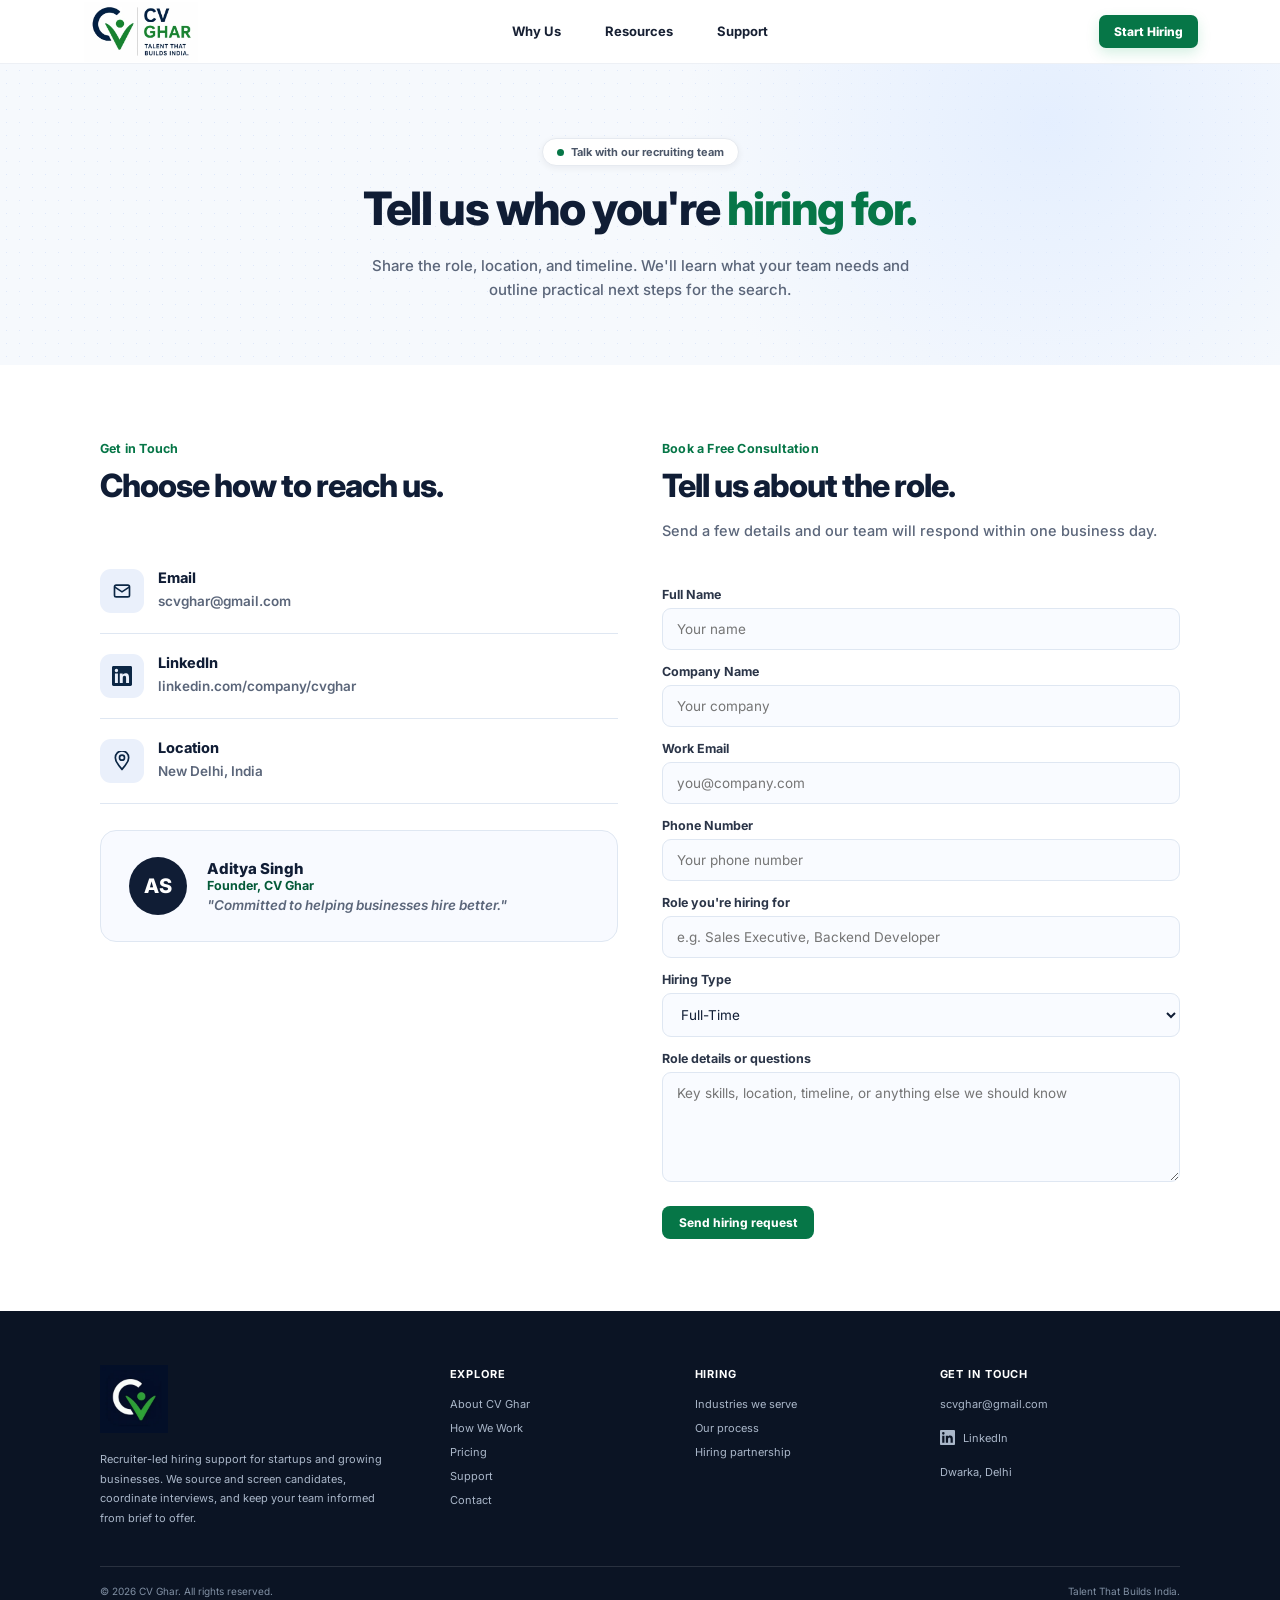
<file: contact.html>
<!DOCTYPE html>
<html lang="en">
<head>
<meta charset="UTF-8">
<meta name="viewport" content="width=device-width,initial-scale=1.0">
<title>Contact a Recruitment Consultant | CV Ghar</title>
<meta name="description" content="Contact CV Ghar to discuss recruitment services, request a hiring quote, or book a free consultation about your open roles.">
<link rel="canonical" href="https://cvghar.in/contact.html">
<meta property="og:type" content="website"><meta property="og:site_name" content="CV Ghar"><meta property="og:title" content="Contact a Recruitment Consultant | CV Ghar"><meta property="og:description" content="Tell CV Ghar about your hiring needs and speak with our recruitment team."><meta property="og:url" content="https://cvghar.in/contact.html"><meta property="og:image" content="https://cvghar.in/assets/hiring-hero-art.png"><meta name="twitter:card" content="summary_large_image">
<link rel="icon" href="assets/favicon.png">
<link rel="stylesheet" href="assets/style.css">
<link rel="stylesheet" href="assets/responsive.css">
<link rel="stylesheet" href="assets/section-spacing.css">
</head>
<body>

<header class="site-header">
  <nav class="nav" aria-label="Primary navigation">
    <a class="brand" href="/" aria-label="CV Ghar home"><img src="assets/cvghar-logo.webp" width="384" height="201" alt="CV Ghar"></a>
    <div class="nav-links">
      <a href="why-us.html">Why Us</a>
      <!-- Hiring Solutions navigation link temporarily hidden -->
      <a href="resources.html">Resources</a>
      <a href="support.html">Support</a>
    </div>
    <details class="mobile-menu">
      <summary aria-label="Open navigation menu"></summary>
      <div class="mobile-menu-panel" aria-label="Mobile navigation">
        <a href="why-us.html">Why Us</a>
        <!-- Hiring Solutions navigation link temporarily hidden -->
        <a href="resources.html">Resources</a>
        <a href="support.html">Support</a>
      </div>
    </details>
    <div class="nav-actions"><a class="header-cta" href="get-quote.html">Start Hiring</a></div>
  </nav>
</header>

<main>
  <section class="page-hero">
    <div class="wrap">
      <div class="eyebrow"><i></i>Talk with our recruiting team</div>
      <h1>Tell us who you're <span class="green">hiring for.</span></h1>
      <p class="lead">Share the role, location, and timeline. We'll learn what your team needs and outline practical next steps for the search.</p>
    </div>
  </section>

  <section id="form">
    <div class="wrap">
      <div class="contact-grid">
        <div>
          <div class="section-head">
            <span class="tag">Get in Touch</span>
            <h2>Choose how to reach us.</h2>
          </div>

          <div class="contact-card">
            <div class="icon-badge navy"><svg width="20" height="20" viewBox="0 0 24 24" fill="none" stroke="currentColor" stroke-width="2"><rect x="3" y="5" width="18" height="14" rx="2"/><path d="M3 7l9 6 9-6"/></svg></div>
            <div>
              <h4>Email</h4>
              <a href="mailto:scvghar@gmail.com">scvghar@gmail.com</a>
            </div>
          </div>

          <div class="contact-card">
            <a class="icon-badge navy" href="https://linkedin.com/company/cvghar" target="_blank" rel="noopener" aria-label="Visit CV Ghar on LinkedIn"><svg width="20" height="20" viewBox="0 0 24 24" fill="currentColor" aria-hidden="true"><path d="M20.45 20.45h-3.56v-5.57c0-1.33-.02-3.04-1.85-3.04-1.86 0-2.14 1.45-2.14 2.94v5.67H9.34V9h3.42v1.56h.05c.48-.9 1.64-1.85 3.37-1.85 3.6 0 4.27 2.37 4.27 5.46v6.28ZM5.32 7.43a2.06 2.06 0 1 1 0-4.12 2.06 2.06 0 0 1 0 4.12ZM7.1 20.45H3.54V9H7.1v11.45ZM22.22 0H1.77C.79 0 0 .77 0 1.72v20.56C0 23.23.79 24 1.77 24h20.44c.98 0 1.79-.77 1.79-1.72V1.72C24 .77 23.2 0 22.22 0Z"/></svg></a>
            <div>
              <h4>LinkedIn</h4>
              <a href="https://linkedin.com/company/cvghar" target="_blank" rel="noopener">linkedin.com/company/cvghar</a>
            </div>
          </div>

          <div class="contact-card">
            <div class="icon-badge navy"><svg width="20" height="20" viewBox="0 0 24 24" fill="none" stroke="currentColor" stroke-width="2"><path d="M12 22s8-9 8-14a8 8 0 1 0-16 0c0 5 8 14 8 14Z"/><circle cx="12" cy="8" r="3"/></svg></div>
            <div>
              <h4>Location</h4>
              <span>New Delhi, India</span>
            </div>
          </div>

          <div class="founder" style="margin-top:26px">
            <div class="avatar">AS</div>
            <div>
              <div class="name">Aditya Singh</div>
              <div class="role">Founder, CV Ghar</div>
              <div class="quote">"Committed to helping businesses hire better."</div>
            </div>
          </div>
        </div>

        <div>
          <div class="section-head">
            <span class="tag">Book a Free Consultation</span>
            <h2>Tell us about the role.</h2>
            <p>Send a few details and our team will respond within one business day.</p>
          </div>
          <form class="contact-form" id="hiring-request-form" action="mailto:scvghar@gmail.com" method="post" enctype="text/plain">
            <div>
              <label for="name">Full Name</label>
              <input id="name" name="Name" type="text" placeholder="Your name" required>
            </div>
            <div>
              <label for="company">Company Name</label>
              <input id="company" name="Company" type="text" placeholder="Your company">
            </div>
            <div>
              <label for="email">Work Email</label>
              <input id="email" name="Email" type="email" placeholder="you@company.com" required>
            </div>
            <div>
              <label for="phone">Phone Number</label>
              <input id="phone" name="Phone Number" type="tel" autocomplete="tel" placeholder="Your phone number">
            </div>
            <div>
              <label for="role">Role you're hiring for</label>
              <input id="role" name="Role" type="text" placeholder="e.g. Sales Executive, Backend Developer">
            </div>
            <div>
              <label for="type">Hiring Type</label>
              <select id="type" name="Hiring Type">
                <option>Full-Time</option>
                <option>Internship</option>
                <option>Not Sure Yet</option>
              </select>
            </div>
            <div>
              <label for="message">Role details or questions</label>
              <textarea id="message" name="Message" placeholder="Key skills, location, timeline, or anything else we should know"></textarea>
            </div>
            <button class="btn btn-green" type="submit">Send hiring request</button>
          </form>
        </div>
      </div>
    </div>
  </section>

</main>

<footer>
  <div class="wrap">
    <div class="footer-grid">
      <div class="footer-brand"><img src="assets/cvghar-footer-logo.webp" width="204" height="204" alt="CV Ghar"><p>Recruiter-led hiring support for startups and growing businesses. We source and screen candidates, coordinate interviews, and keep your team informed from brief to offer.</p></div>
      <div class="footer-col"><h5>Explore</h5><a href="about.html">About CV Ghar</a><a href="why-us.html#how-we-work">How We Work</a><a href="pricing.html">Pricing</a><a href="support.html">Support</a><a href="contact.html">Contact</a></div>
      <div class="footer-col"><h5>Hiring</h5><a href="why-us.html#industries">Industries we serve</a><a href="why-us.html#how-we-work">Our process</a><a href="pricing.html">Hiring partnership</a></div>
      <div class="footer-col"><h5>Get in touch</h5><a href="mailto:scvghar@gmail.com">scvghar@gmail.com</a><a class="footer-social" href="https://linkedin.com/company/cvghar" target="_blank" rel="noopener"><svg width="15" height="15" viewBox="0 0 24 24" fill="currentColor" aria-hidden="true"><path d="M20.45 20.45h-3.56v-5.57c0-1.33-.02-3.04-1.85-3.04-1.86 0-2.14 1.45-2.14 2.94v5.67H9.34V9h3.42v1.56h.05c.48-.9 1.64-1.85 3.37-1.85 3.6 0 4.27 2.37 4.27 5.46v6.28ZM5.32 7.43a2.06 2.06 0 1 1 0-4.12 2.06 2.06 0 0 1 0 4.12ZM7.1 20.45H3.54V9H7.1v11.45ZM22.22 0H1.77C.79 0 0 .77 0 1.72v20.56C0 23.23.79 24 1.77 24h20.44c.98 0 1.79-.77 1.79-1.72V1.72C24 .77 23.2 0 22.22 0Z"/></svg><span>LinkedIn</span></a><span>Dwarka, Delhi</span></div>
    </div>
    <div class="footer-bottom"><span>© 2026 CV Ghar. All rights reserved.</span><span>Talent That Builds India.</span></div>
  </div>
</footer>

<script src="assets/smooth-scroll.js" defer></script>
<script>
  document.getElementById("hiring-request-form").addEventListener("submit", function (event) {
    event.preventDefault();
    const form = new FormData(this);
    const body = Array.from(form.entries()).map(([label, value]) => `${label}: ${value}`).join("\n");
    const composeUrl = new URL("https://mail.google.com/mail/");
    composeUrl.searchParams.set("view", "cm");
    composeUrl.searchParams.set("fs", "1");
    composeUrl.searchParams.set("to", "scvghar@gmail.com");
    composeUrl.searchParams.set("su", "Hiring enquiry from CV Ghar website");
    composeUrl.searchParams.set("body", body);
    window.location.href = composeUrl.toString();
  });
</script>
</body>
</html>
</file>
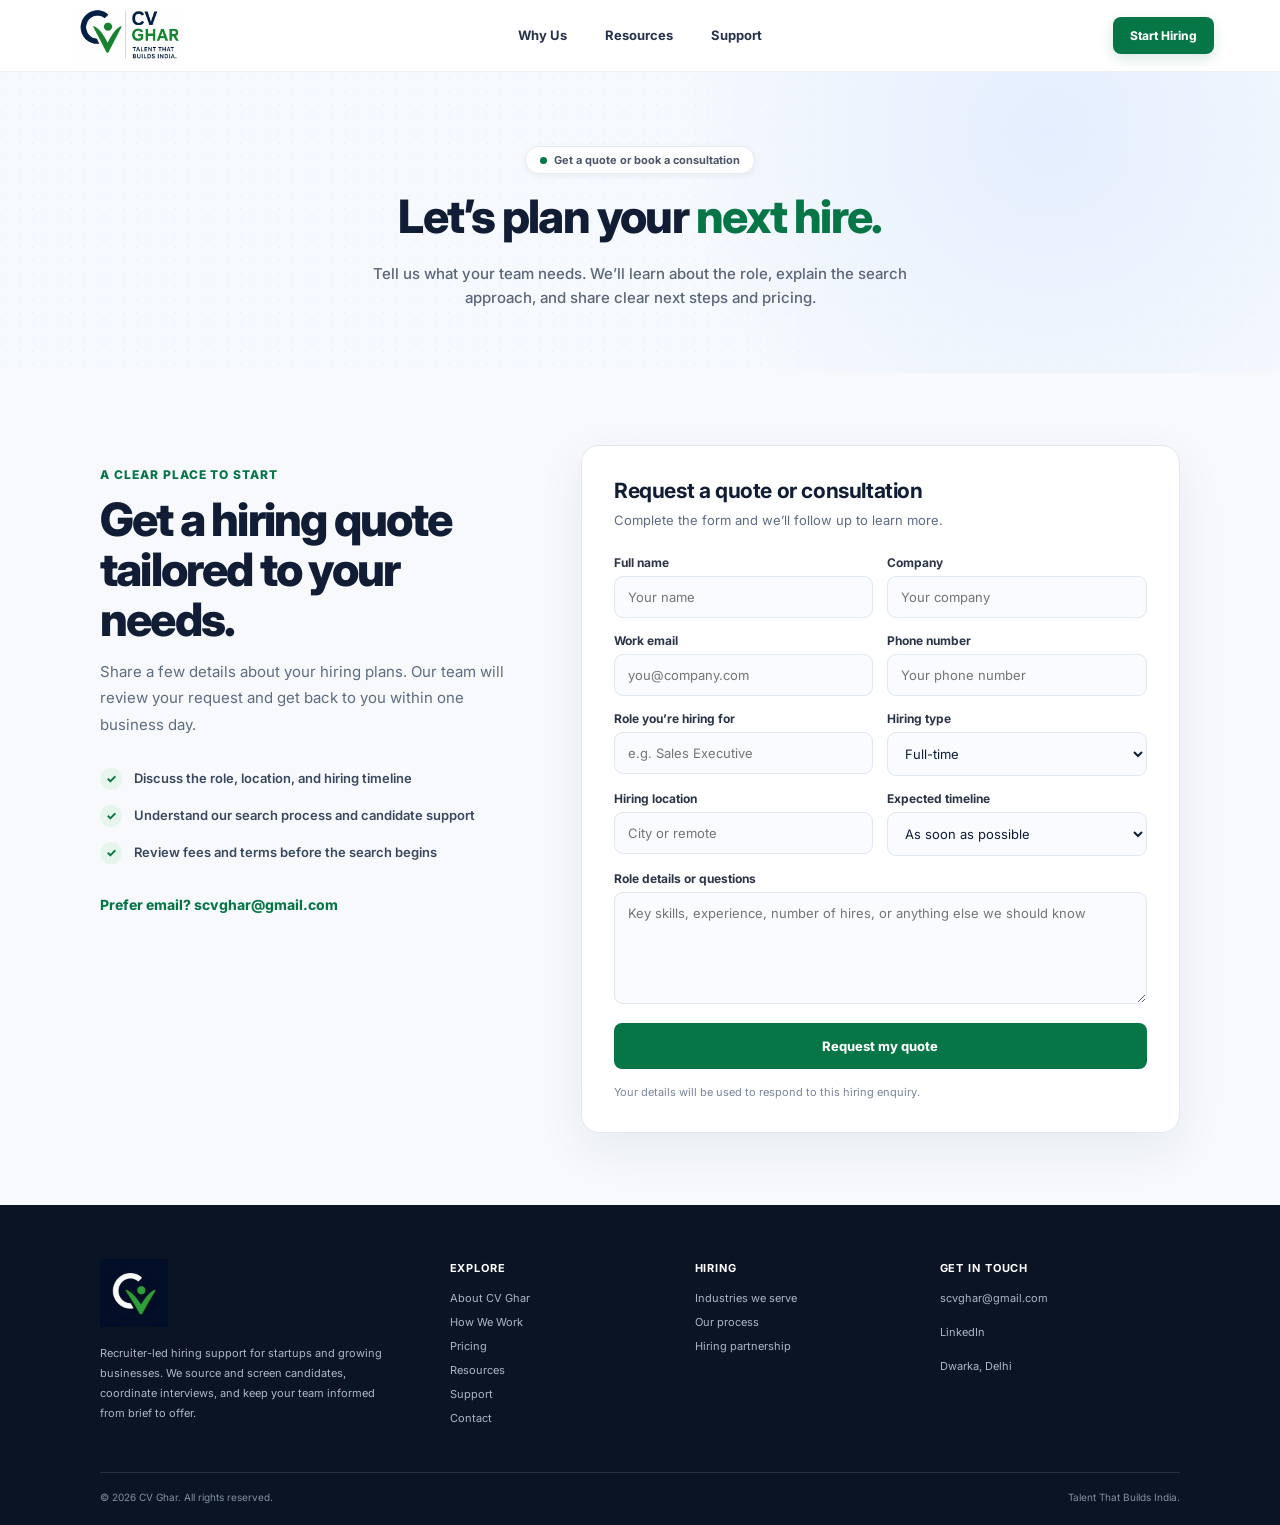
<file: get-quote.html>
<!DOCTYPE html>
<html lang="en">
<head>
<meta charset="UTF-8">
<meta name="viewport" content="width=device-width,initial-scale=1.0">
<title>Get a Hiring Quote | CV Ghar</title>
<meta name="description" content="Tell CV Ghar about your hiring plans. Request a recruitment quote or book a consultation with our team.">
<link rel="canonical" href="https://cvghar.in/get-quote.html">
<meta property="og:type" content="website"><meta property="og:site_name" content="CV Ghar"><meta property="og:title" content="Get a Hiring Quote | CV Ghar"><meta property="og:description" content="Share your hiring needs and get a clear proposal and next steps from CV Ghar."><meta property="og:url" content="https://cvghar.in/get-quote.html"><meta property="og:image" content="https://cvghar.in/assets/hiring-hero-art.png"><meta name="twitter:card" content="summary_large_image">
<link rel="icon" href="assets/favicon.png">
<link rel="stylesheet" href="assets/style.css">
<link rel="stylesheet" href="assets/responsive.css">
<link rel="stylesheet" href="assets/section-spacing.css">
<style>
  .site-header{height:72px;background:rgba(255,255,255,.97);border-bottom:1px solid #edf1f7;display:flex;align-items:center;position:sticky;top:0;z-index:50;backdrop-filter:blur(14px)}
  .site-header .nav{width:100%;height:72px;padding:0 32px;display:grid;grid-template-columns:1fr auto 1fr;align-items:center}
  .site-header .brand{width:150px;height:64px;padding-right:24px;display:flex;align-items:center;justify-content:flex-end;transform:translateX(34px)}
  .site-header .brand img{width:128px;max-height:60px;object-fit:contain}
  .site-header .nav-links{display:flex;align-items:center;justify-content:center;gap:38px;white-space:nowrap}
  .site-header .nav-links a{font-size:13px;line-height:1;font-weight:700;color:#26334a;transition:color .2s ease}
  .site-header .nav-links a:hover{color:#1557e8}
  .site-header .nav-actions{display:flex;justify-content:flex-end;margin-right:34px}
  .site-header .header-cta{display:inline-flex;align-items:center;justify-content:center;padding:11px 17px;border-radius:8px;background:var(--green);color:#fff;font-size:12px;font-weight:750;box-shadow:0 5px 14px rgba(6,118,71,.16);white-space:nowrap;transition:background .2s ease,transform .2s ease,box-shadow .2s ease}
  .site-header .header-cta:hover{background:var(--green-dark);transform:translateY(-1px);box-shadow:0 9px 20px rgba(6,118,71,.2)}
  @media(max-width:1050px){.site-header .nav{padding:0 24px}.site-header .brand{width:126px;padding-right:16px;transform:translateX(12px)}.site-header .nav-links{gap:25px}.site-header .nav-actions{margin-right:0}}
  @media(max-width:820px){.site-header,.site-header .nav{height:62px}.site-header .nav{grid-template-columns:auto 1fr auto;padding:0 20px}.site-header .brand{width:100px;height:58px;padding:0;justify-content:flex-start;transform:none}.site-header .brand img{width:82px;max-height:50px}.site-header .nav-links{display:none}}
  @media(max-width:560px){.site-header .nav{padding:0 16px}.site-header .brand{width:84px}.site-header .brand img{width:75px}.site-header .header-cta{padding:10px 12px;font-size:11px}}
  .quote-section{padding:58px 0 82px;background:#f7f9fc}
  .quote-layout{display:grid;grid-template-columns:.83fr 1.17fr;gap:56px;align-items:start}
  .quote-intro{position:sticky;top:110px;padding-top:18px}
  .quote-intro .tag{color:var(--green);font-size:12px;font-weight:800;letter-spacing:.08em;text-transform:uppercase}
  .quote-intro h2{margin:12px 0 14px;font-size:clamp(32px,4vw,46px);line-height:1.08;letter-spacing:-1.8px;font-weight:820}
  .quote-intro>p{max-width:420px;color:var(--muted);font-size:15px;line-height:1.75}
  .quote-points{display:grid;gap:15px;margin:30px 0;padding:0;list-style:none}
  .quote-points li{display:flex;gap:12px;align-items:flex-start;color:#39485e;font-size:13px;line-height:1.6;font-weight:600}
  .quote-points li:before{content:"✓";display:grid;place-items:center;flex:none;width:22px;height:22px;border-radius:50%;background:#e6f6ed;color:var(--green);font-size:12px;font-weight:800}
  .quote-email{color:var(--green);font-size:14px;font-weight:750}
  .quote-form-card{padding:32px;border:1px solid #e1e8f1;border-radius:18px;background:#fff;box-shadow:0 16px 48px rgba(20,39,68,.07)}
  .quote-form-card h2{margin:0 0 7px;font-size:21px;letter-spacing:-.4px}
  .quote-form-card>p{margin:0 0 23px;color:var(--muted);font-size:13px;line-height:1.65}
  .quote-form{display:grid;grid-template-columns:1fr 1fr;gap:15px 14px}
  .quote-form .full{grid-column:1/-1}
  .quote-form label{display:block;margin:0 0 6px;color:#2b3548;font-size:12px;font-weight:700}
  .quote-form input,.quote-form select,.quote-form textarea{width:100%;border:1px solid var(--line);border-radius:9px;padding:12px 13px;font:inherit;font-size:13px;color:var(--navy);background:#f9fbff}
  .quote-form input:focus,.quote-form select:focus,.quote-form textarea:focus{outline:3px solid rgba(21,87,232,.13);border-color:#8baef4}
  .quote-form textarea{min-height:112px;resize:vertical}
  .quote-form .btn{min-height:46px;padding:0 20px;font-size:13px}
  .quote-form-note{grid-column:1/-1;margin:0;color:#77849a;font-size:11px;line-height:1.5}
  @media(max-width:850px){.quote-layout{grid-template-columns:1fr;gap:28px}.quote-intro{position:static;padding:0}.quote-intro>p{max-width:620px}.quote-points{grid-template-columns:repeat(3,1fr);gap:12px}}
  @media(max-width:560px){.quote-section{padding:42px 0 56px}.quote-intro h2{font-size:34px}.quote-points{grid-template-columns:1fr;gap:10px;margin:22px 0}.quote-form-card{padding:23px 18px}.quote-form{grid-template-columns:1fr;gap:13px}.quote-form .full,.quote-form-note{grid-column:auto}.quote-form .btn{width:100%}}
</style>
</head>
<body>
<header class="site-header">
  <nav class="nav" aria-label="Primary navigation">
    <a class="brand" href="/" aria-label="CV Ghar home"><img src="assets/cvghar-logo.webp" width="384" height="201" alt="CV Ghar"></a>
    <div class="nav-links"><a href="why-us.html">Why Us</a><!-- Hiring Solutions navigation link temporarily hidden --><a href="resources.html">Resources</a><a href="support.html">Support</a></div>
    <details class="mobile-menu"><summary aria-label="Open navigation menu"></summary><div class="mobile-menu-panel" aria-label="Mobile navigation"><a href="why-us.html">Why Us</a><!-- Hiring Solutions navigation link temporarily hidden --><a href="resources.html">Resources</a><a href="support.html">Support</a></div></details>
    <div class="nav-actions"><a class="header-cta" href="get-quote.html" aria-current="page">Start Hiring</a></div>
  </nav>
</header>
<main>
  <section class="page-hero"><div class="wrap"><div class="eyebrow"><i></i>Get a quote or book a consultation</div><h1>Let’s plan your <span class="green">next hire.</span></h1><p class="lead">Tell us what your team needs. We’ll learn about the role, explain the search approach, and share clear next steps and pricing.</p></div></section>
  <section class="quote-section"><div class="wrap quote-layout">
    <div class="quote-intro"><span class="tag">A clear place to start</span><h2>Get a hiring quote tailored to your needs.</h2><p>Share a few details about your hiring plans. Our team will review your request and get back to you within one business day.</p><ul class="quote-points"><li>Discuss the role, location, and hiring timeline</li><li>Understand our search process and candidate support</li><li>Review fees and terms before the search begins</li></ul><a class="quote-email" href="mailto:scvghar@gmail.com?subject=Hiring%20quote%20request">Prefer email? scvghar@gmail.com</a></div>
    <div class="quote-form-card"><h2>Request a quote or consultation</h2><p>Complete the form and we’ll follow up to learn more.</p>
      <form class="quote-form" id="quote-form" action="mailto:scvghar@gmail.com" method="post" enctype="text/plain">
        <div><label for="quote-name">Full name</label><input id="quote-name" name="Name" autocomplete="name" placeholder="Your name" required></div>
        <div><label for="quote-company">Company</label><input id="quote-company" name="Company" autocomplete="organization" placeholder="Your company"></div>
        <div><label for="quote-email">Work email</label><input id="quote-email" name="Work email" type="email" autocomplete="email" placeholder="you@company.com" required></div>
        <div><label for="quote-phone">Phone number</label><input id="quote-phone" name="Phone number" type="tel" autocomplete="tel" placeholder="Your phone number"></div>
        <div><label for="quote-role">Role you’re hiring for</label><input id="quote-role" name="Role" placeholder="e.g. Sales Executive" required></div>
        <div><label for="quote-type">Hiring type</label><select id="quote-type" name="Hiring type"><option>Full-time</option><option>Internship</option><option>Multiple roles</option><option>Not sure yet</option></select></div>
        <div><label for="quote-location">Hiring location</label><input id="quote-location" name="Hiring location" placeholder="City or remote"></div>
        <div><label for="quote-timeline">Expected timeline</label><select id="quote-timeline" name="Expected timeline"><option>As soon as possible</option><option>Within 1 month</option><option>1–3 months</option><option>Flexible</option></select></div>
        <div class="full"><label for="quote-details">Role details or questions</label><textarea id="quote-details" name="Details" placeholder="Key skills, experience, number of hires, or anything else we should know"></textarea></div>
        <button class="btn btn-green full" type="submit">Request my quote</button>
        <p class="quote-form-note">Your details will be used to respond to this hiring enquiry.</p>
      </form>
    </div>
  </div></section>
</main>
<footer><div class="wrap"><div class="footer-grid"><div class="footer-brand"><img src="assets/cvghar-footer-logo.webp" width="204" height="204" alt="CV Ghar"><p>Recruiter-led hiring support for startups and growing businesses. We source and screen candidates, coordinate interviews, and keep your team informed from brief to offer.</p></div><div class="footer-col"><h5>Explore</h5><a href="about.html">About CV Ghar</a><a href="why-us.html#how-we-work">How We Work</a><a href="pricing.html">Pricing</a><a href="resources.html">Resources</a><a href="support.html">Support</a><a href="contact.html">Contact</a></div><div class="footer-col"><h5>Hiring</h5><a href="why-us.html#industries">Industries we serve</a><a href="why-us.html#how-we-work">Our process</a><a href="pricing.html">Hiring partnership</a></div><div class="footer-col"><h5>Get in touch</h5><a href="mailto:scvghar@gmail.com">scvghar@gmail.com</a><a class="footer-social" href="https://linkedin.com/company/cvghar" target="_blank" rel="noopener"><span>LinkedIn</span></a><span>Dwarka, Delhi</span></div></div><div class="footer-bottom"><span>© 2026 CV Ghar. All rights reserved.</span><span>Talent That Builds India.</span></div></div></footer>
<script>
  document.getElementById("quote-form").addEventListener("submit", function (event) {
    event.preventDefault();
    const body = Array.from(new FormData(this).entries()).map(([label, value]) => `${label}: ${value}`).join("\n");
    const composeUrl = new URL("https://mail.google.com/mail/");
    composeUrl.searchParams.set("view", "cm");
    composeUrl.searchParams.set("fs", "1");
    composeUrl.searchParams.set("to", "scvghar@gmail.com");
    composeUrl.searchParams.set("su", "Hiring quote request");
    composeUrl.searchParams.set("body", body);
    window.location.href = composeUrl.toString();
  });
</script>
</body>
</html>
</file>
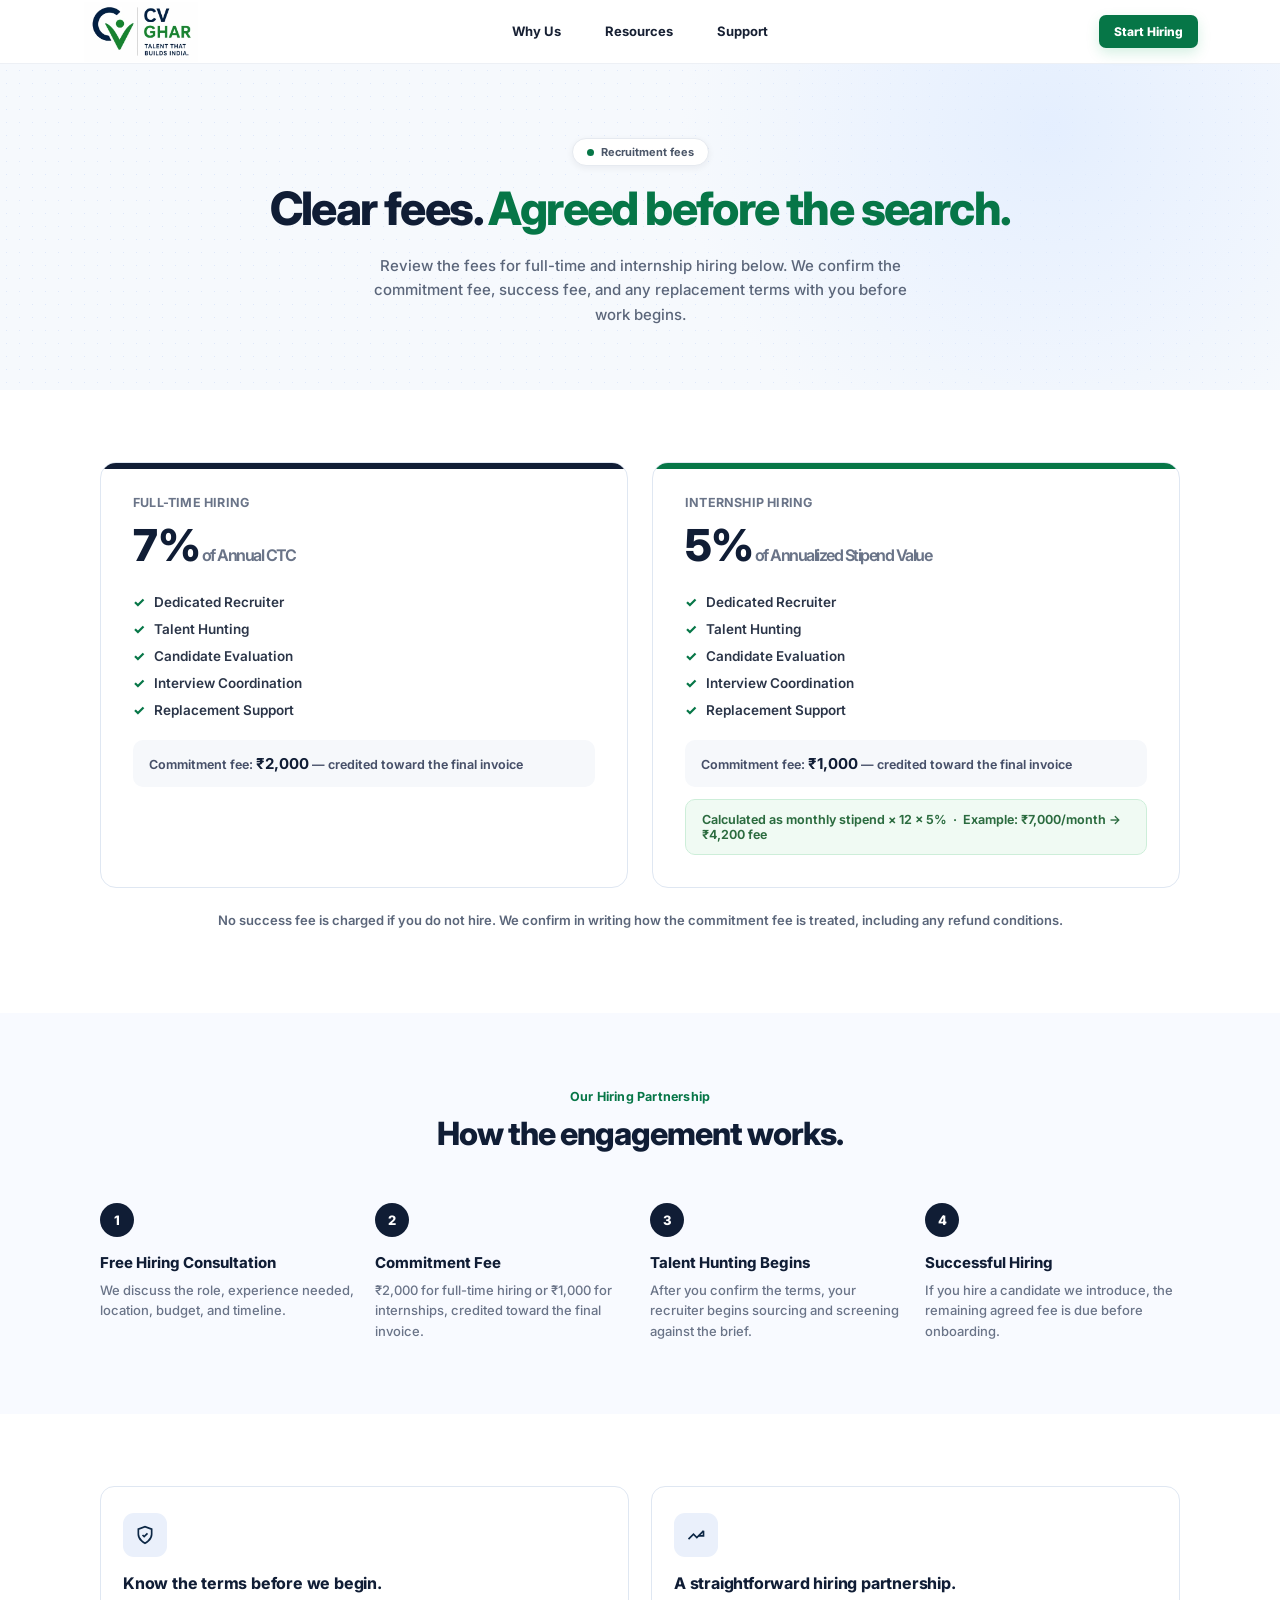
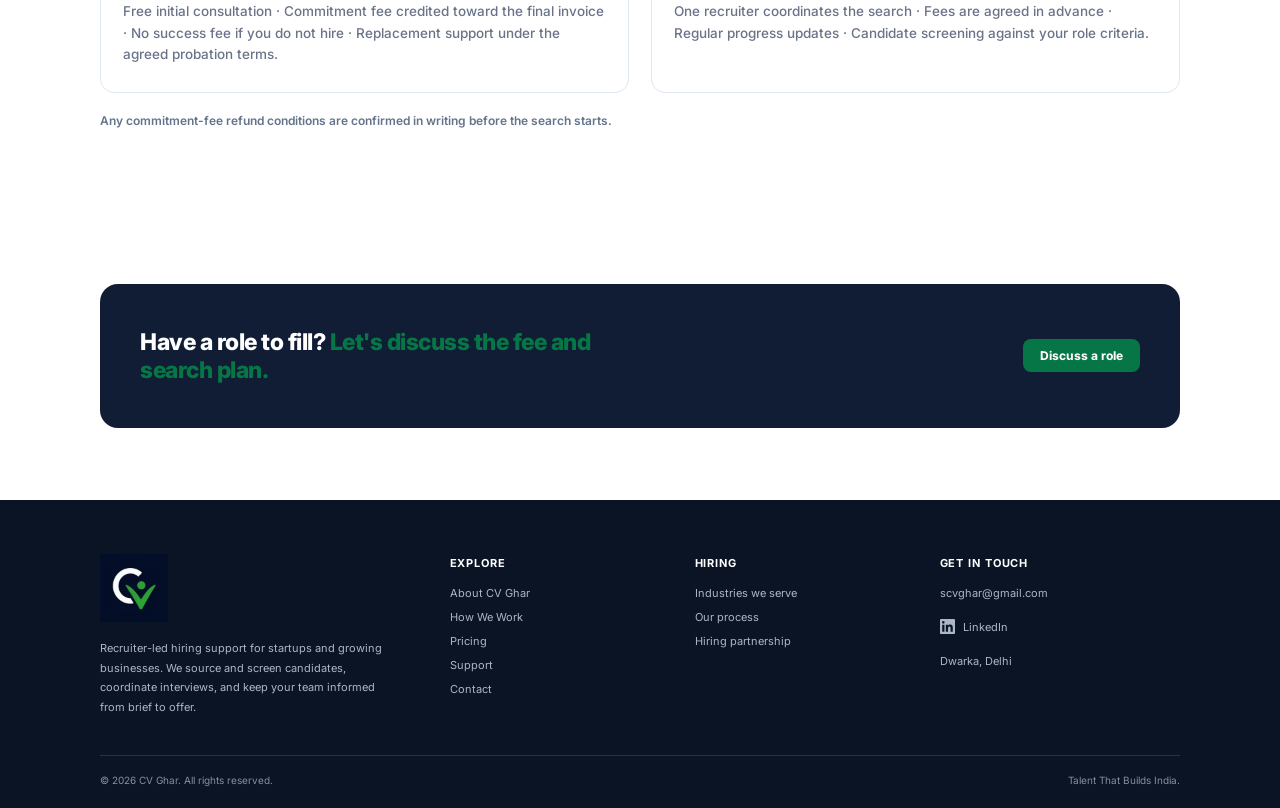
<file: pricing.html>
<!DOCTYPE html>
<html lang="en">
<head>
<meta charset="UTF-8">
<meta name="viewport" content="width=device-width,initial-scale=1.0">
<title>Recruitment Fees &amp; Pricing | CV Ghar</title>
<meta name="description" content="Review CV Ghar recruitment fees for full-time and internship hiring, including success-fee details and the hiring services included.">
<link rel="canonical" href="https://cvghar.in/pricing.html">
<meta property="og:type" content="website"><meta property="og:site_name" content="CV Ghar"><meta property="og:title" content="Recruitment Fees &amp; Pricing | CV Ghar"><meta property="og:description" content="Explore recruitment pricing for full-time and internship hiring with CV Ghar."><meta property="og:url" content="https://cvghar.in/pricing.html"><meta property="og:image" content="https://cvghar.in/assets/hiring-hero-art.png"><meta name="twitter:card" content="summary_large_image">
<link rel="icon" href="assets/favicon.png">
<link rel="stylesheet" href="assets/style.css">
<link rel="stylesheet" href="assets/responsive.css">
<link rel="stylesheet" href="assets/section-spacing.css">
</head>
<body>

<header class="site-header">
  <nav class="nav" aria-label="Primary navigation">
    <a class="brand" href="/" aria-label="CV Ghar home"><img src="assets/cvghar-logo.webp" width="384" height="201" alt="CV Ghar"></a>
    <div class="nav-links">
      <a href="why-us.html">Why Us</a>
      <!-- Hiring Solutions navigation link temporarily hidden -->
      <a href="resources.html">Resources</a>
      <a href="support.html">Support</a>
    </div>
    <details class="mobile-menu">
      <summary aria-label="Open navigation menu"></summary>
      <div class="mobile-menu-panel" aria-label="Mobile navigation">
        <a href="why-us.html">Why Us</a>
        <!-- Hiring Solutions navigation link temporarily hidden -->
        <a href="resources.html">Resources</a>
        <a href="support.html">Support</a>
      </div>
    </details>
    <div class="nav-actions"><a class="header-cta" href="get-quote.html">Start Hiring</a></div>
  </nav>
</header>

<main>
  <section class="page-hero">
    <div class="wrap">
      <div class="eyebrow"><i></i>Recruitment fees</div>
      <h1>Clear fees. <span class="green">Agreed before the search.</span></h1>
      <p class="lead">Review the fees for full-time and internship hiring below. We confirm the commitment fee, success fee, and any replacement terms with you before work begins.</p>
    </div>
  </section>

  <section class="tight">
    <div class="wrap">
      <div class="price-grid">
        <div class="price-card">
          <div class="ribbon"></div>
          <div class="kicker">FULL-TIME HIRING</div>
          <div class="big">7%<span> of Annual CTC</span></div>
          <ul>
            <li>Dedicated Recruiter</li>
            <li>Talent Hunting</li>
            <li>Candidate Evaluation</li>
            <li>Interview Coordination</li>
            <li>Replacement Support</li>
          </ul>
          <div class="fee">Commitment fee: <b>₹2,000</b> — credited toward the final invoice</div>
        </div>
        <div class="price-card internship">
          <div class="ribbon"></div>
          <div class="kicker">INTERNSHIP HIRING</div>
          <div class="big">5%<span> of Annualized Stipend Value</span></div>
          <ul>
            <li>Dedicated Recruiter</li>
            <li>Talent Hunting</li>
            <li>Candidate Evaluation</li>
            <li>Interview Coordination</li>
            <li>Replacement Support</li>
          </ul>
          <div class="fee">Commitment fee: <b>₹1,000</b> — credited toward the final invoice</div>
          <div class="formula">Calculated as monthly stipend × 12 × 5% &nbsp;·&nbsp; Example: ₹7,000/month → ₹4,200 fee</div>
        </div>
      </div>
      <p style="text-align:center;margin-top:24px;color:#5b667a;font-size:13px;font-weight:600">No success fee is charged if you do not hire. We confirm in writing how the commitment fee is treated, including any refund conditions.</p>
    </div>
  </section>

  <section class="bg-tint">
    <div class="wrap">
      <div class="section-head center">
        <span class="tag">Our Hiring Partnership</span>
        <h2>How the engagement works.</h2>
      </div>
      <div class="steps">
        <div class="step">
          <div class="num">1</div>
          <h4>Free Hiring Consultation</h4>
          <p>We discuss the role, experience needed, location, budget, and timeline.</p>
        </div>
        <div class="step">
          <div class="num">2</div>
          <h4>Commitment Fee</h4>
          <p>₹2,000 for full-time hiring or ₹1,000 for internships, credited toward the final invoice.</p>
        </div>
        <div class="step">
          <div class="num">3</div>
          <h4>Talent Hunting Begins</h4>
          <p>After you confirm the terms, your recruiter begins sourcing and screening against the brief.</p>
        </div>
        <div class="step">
          <div class="num">4</div>
          <h4>Successful Hiring</h4>
          <p>If you hire a candidate we introduce, the remaining agreed fee is due before onboarding.</p>
        </div>
      </div>
    </div>
  </section>

  <section>
    <div class="wrap">
      <div class="grid grid-2">
        <div class="card">
          <div class="icon-badge navy"><svg width="20" height="20" viewBox="0 0 24 24" fill="none" stroke="currentColor" stroke-width="2"><path d="M12 22s8-4 8-11V5l-8-3-8 3v6c0 7 8 11 8 11Z"/><path d="M9 12l2 2 4-4"/></svg></div>
          <h3>Know the terms before we begin.</h3>
          <p>Free initial consultation · Commitment fee credited toward the final invoice · No success fee if you do not hire · Replacement support under the agreed probation terms.</p>
        </div>
        <div class="card">
          <div class="icon-badge navy"><svg width="20" height="20" viewBox="0 0 24 24" fill="none" stroke="currentColor" stroke-width="2"><path d="M3 17l6-6 4 4 8-8"/><path d="M21 7v6h-6"/></svg></div>
          <h3>A straightforward hiring partnership.</h3>
          <p>One recruiter coordinates the search · Fees are agreed in advance · Regular progress updates · Candidate screening against your role criteria.</p>
        </div>
      </div>
      <p style="margin-top:20px;font-size:12px;color:#64748b;font-weight:600">Any commitment-fee refund conditions are confirmed in writing before the search starts.</p>
    </div>
  </section>

  <section class="tight">
    <div class="wrap">
      <div class="cta-banner">
        <h3>Have a role to fill? <span>Let's discuss the fee and search plan.</span></h3>
        <a class="btn btn-green" href="contact.html">Discuss a role</a>
      </div>
    </div>
  </section>
</main>

<footer>
  <div class="wrap">
    <div class="footer-grid">
      <div class="footer-brand"><img src="assets/cvghar-footer-logo.webp" width="204" height="204" alt="CV Ghar"><p>Recruiter-led hiring support for startups and growing businesses. We source and screen candidates, coordinate interviews, and keep your team informed from brief to offer.</p></div>
      <div class="footer-col"><h5>Explore</h5><a href="about.html">About CV Ghar</a><a href="why-us.html#how-we-work">How We Work</a><a href="pricing.html">Pricing</a><a href="support.html">Support</a><a href="contact.html">Contact</a></div>
      <div class="footer-col"><h5>Hiring</h5><a href="why-us.html#industries">Industries we serve</a><a href="why-us.html#how-we-work">Our process</a><a href="pricing.html">Hiring partnership</a></div>
      <div class="footer-col"><h5>Get in touch</h5><a href="mailto:scvghar@gmail.com">scvghar@gmail.com</a><a class="footer-social" href="https://linkedin.com/company/cvghar" target="_blank" rel="noopener"><svg width="15" height="15" viewBox="0 0 24 24" fill="currentColor" aria-hidden="true"><path d="M20.45 20.45h-3.56v-5.57c0-1.33-.02-3.04-1.85-3.04-1.86 0-2.14 1.45-2.14 2.94v5.67H9.34V9h3.42v1.56h.05c.48-.9 1.64-1.85 3.37-1.85 3.6 0 4.27 2.37 4.27 5.46v6.28ZM5.32 7.43a2.06 2.06 0 1 1 0-4.12 2.06 2.06 0 0 1 0 4.12ZM7.1 20.45H3.54V9H7.1v11.45ZM22.22 0H1.77C.79 0 0 .77 0 1.72v20.56C0 23.23.79 24 1.77 24h20.44c.98 0 1.79-.77 1.79-1.72V1.72C24 .77 23.2 0 22.22 0Z"/></svg><span>LinkedIn</span></a><span>Dwarka, Delhi</span></div>
    </div>
    <div class="footer-bottom"><span>© 2026 CV Ghar. All rights reserved.</span><span>Talent That Builds India.</span></div>
  </div>
</footer>

<script src="assets/smooth-scroll.js" defer></script>
</body>
</html>
</file>
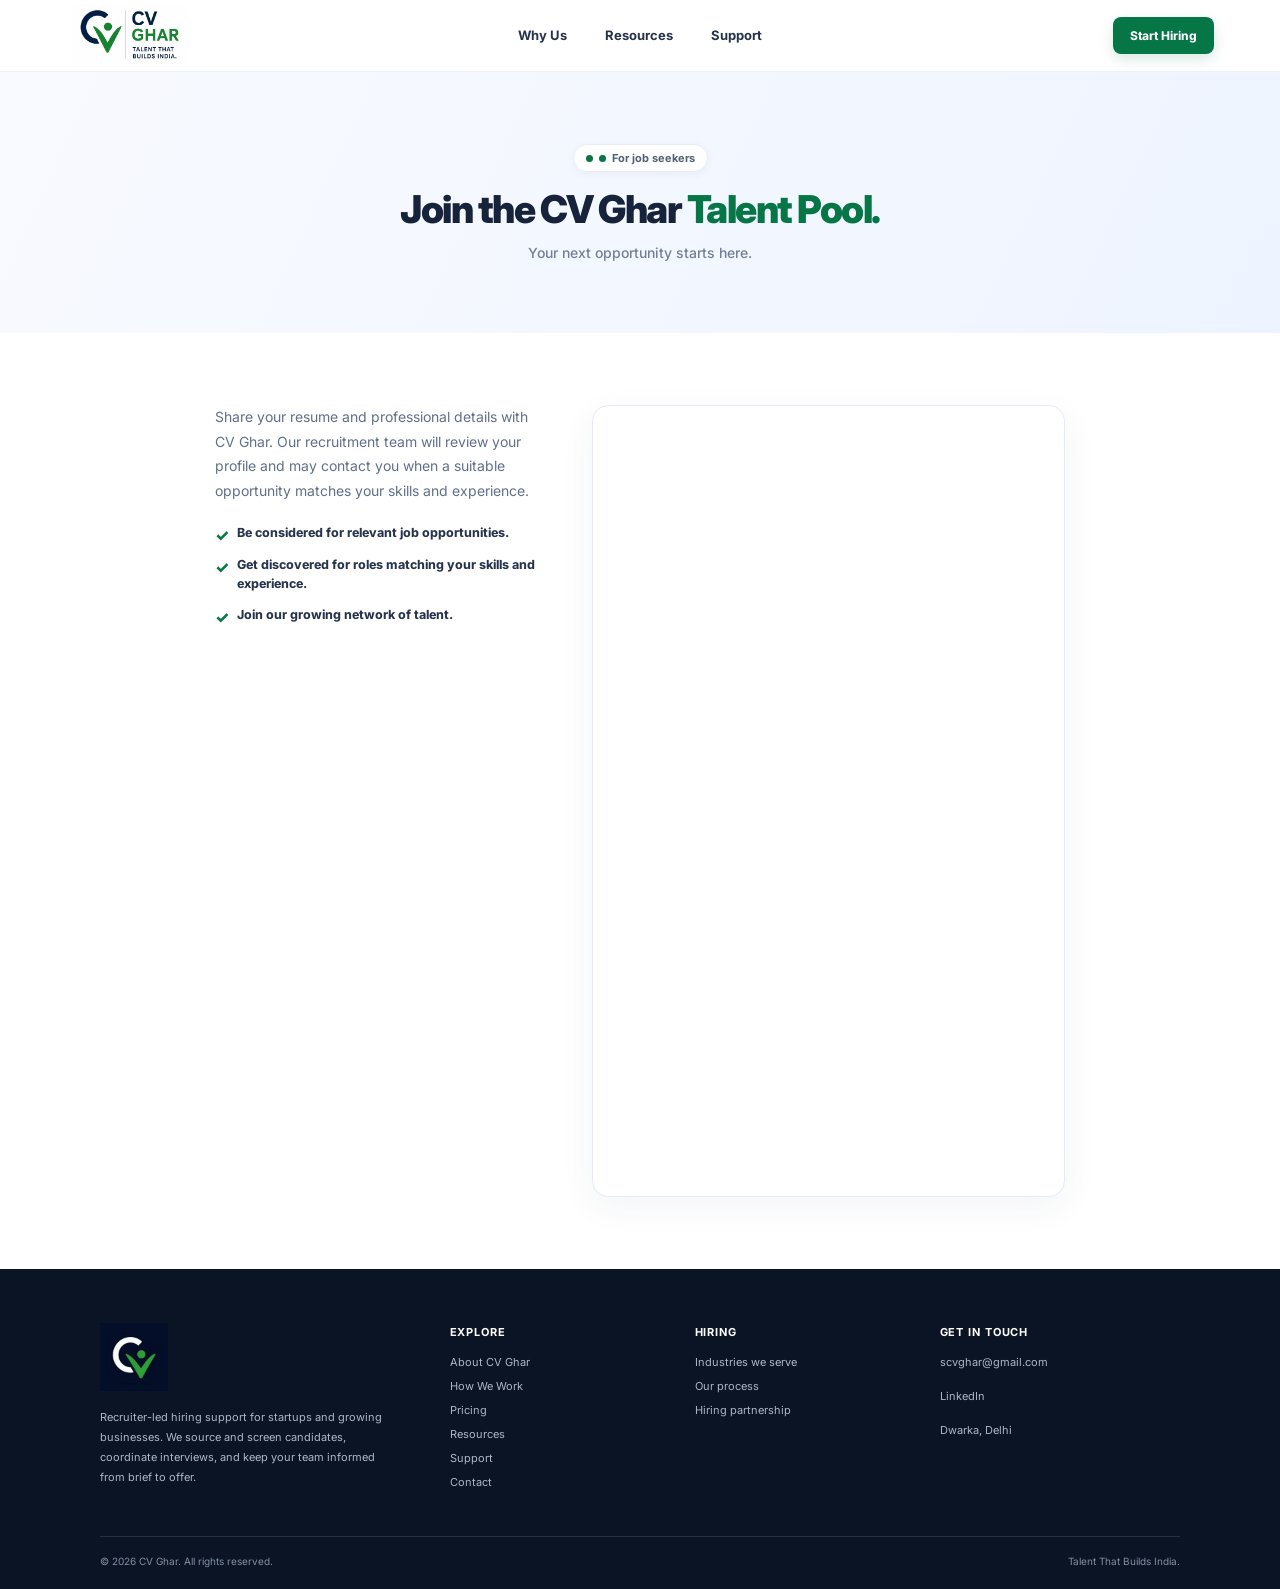
<file: resources.html>
<!DOCTYPE html>
<html lang="en">
<head>
<meta charset="UTF-8">
<meta name="viewport" content="width=device-width,initial-scale=1.0">
<title>Join the CV Ghar Talent Pool | CV Ghar</title>
<meta name="description" content="Join the CV Ghar talent pool. Share your resume and professional details to be considered for relevant job opportunities.">
<link rel="canonical" href="https://cvghar.in/resources.html">
<meta property="og:type" content="website"><meta property="og:site_name" content="CV Ghar"><meta property="og:title" content="Join the CV Ghar Talent Pool | CV Ghar"><meta property="og:description" content="Share your resume with CV Ghar and be considered for relevant job opportunities."><meta property="og:url" content="https://cvghar.in/resources.html"><meta property="og:image" content="https://cvghar.in/assets/hiring-hero-art.png"><meta name="twitter:card" content="summary_large_image">
<link rel="icon" href="assets/favicon.png">
<link rel="stylesheet" href="assets/style.css">
<link rel="stylesheet" href="assets/responsive.css">
<link rel="stylesheet" href="assets/section-spacing.css">
<style>
  .site-header{height:72px;background:rgba(255,255,255,.97);border-bottom:1px solid #edf1f7;display:flex;align-items:center;position:sticky;top:0;z-index:50;backdrop-filter:blur(14px)}
  .site-header .nav{width:100%;height:72px;padding:0 32px;display:grid;grid-template-columns:1fr auto 1fr;align-items:center}
  .site-header .brand{width:150px;height:64px;padding-right:24px;display:flex;align-items:center;justify-content:flex-end;transform:translateX(34px)}
  .site-header .brand img{width:128px;max-height:60px;object-fit:contain}
  .site-header .nav-links{display:flex;align-items:center;justify-content:center;gap:38px;white-space:nowrap}
  .site-header .nav-links a{font-size:13px;line-height:1;font-weight:700;color:#26334a;transition:color .2s ease}
  .site-header .nav-links a:hover{color:#1557e8}
  .site-header .nav-actions{display:flex;justify-content:flex-end;margin-right:34px}
  .site-header .header-cta{display:inline-flex;align-items:center;justify-content:center;padding:11px 17px;border-radius:8px;background:var(--green);color:#fff;font-size:12px;font-weight:750;box-shadow:0 5px 14px rgba(6,118,71,.16);white-space:nowrap;transition:background .2s ease,transform .2s ease,box-shadow .2s ease}
  .site-header .header-cta:hover{background:var(--green-dark);transform:translateY(-1px);box-shadow:0 9px 20px rgba(6,118,71,.2)}
  @media(max-width:1050px){.site-header .nav{padding:0 24px}.site-header .brand{width:126px;padding-right:16px;transform:translateX(12px)}.site-header .nav-links{gap:25px}.site-header .nav-actions{margin-right:0}}
  @media(max-width:820px){.site-header,.site-header .nav{height:62px}.site-header .nav{grid-template-columns:auto 1fr auto;padding:0 20px}.site-header .brand{width:100px;height:58px;padding:0;justify-content:flex-start;transform:none}.site-header .brand img{width:82px;max-height:50px}.site-header .nav-links{display:none}}
  @media(max-width:560px){.site-header .nav{padding:0 16px}.site-header .brand{width:84px}.site-header .brand img{width:75px}.site-header .header-cta{padding:10px 12px;font-size:11px}}
  .talent-page{color:#17233b}
  .talent-hero{min-height:205px;padding:56px 20px 42px;text-align:center;background-color:#f5f8fd;background-image:radial-gradient(#e5ebf5 .7px,transparent .7px),linear-gradient(115deg,#f8faff 0%,#eef4ff 100%);background-size:14px 14px,100% 100%;background-blend-mode:normal}
  .talent-eyebrow{display:inline-flex;align-items:center;gap:6px;margin:0 auto 15px;padding:6px 12px;border:1px solid #e8edf5;border-radius:999px;background:rgba(255,255,255,.9);box-shadow:0 2px 8px rgba(30,50,80,.05);color:#536176;font-size:11px;font-weight:700}
  .talent-eyebrow i{display:block;width:7px;height:7px;border-radius:50%;background:var(--green)}
  .talent-hero h1{margin:0;color:#17233b;font-size:clamp(30px,3vw,42px);font-weight:850;line-height:1.15;letter-spacing:-1.5px}
  .talent-hero h1 span{color:var(--green)}
  .talent-hero>p{margin:13px 0 0;color:#718096;font-size:14px;font-weight:500}
  .talent-content{padding:52px 24px 76px;background:#fff}
  .talent-layout{display:grid;grid-template-columns:minmax(260px,.82fr) minmax(390px,1.18fr);align-items:start;gap:48px;max-width:850px;margin:0 auto}
  .talent-copy{padding-top:0}
  .talent-copy>p{margin:0 0 20px;color:#60708a;font-size:14px;line-height:1.75}
  .talent-benefits{display:grid;gap:12px;margin:0;padding:0;list-style:none}
  .talent-benefits li{position:relative;padding-left:22px;color:#26344d;font-size:12.5px;font-weight:750;line-height:1.55}
  .talent-benefits li:before{content:"✓";position:absolute;left:0;top:0;color:var(--green);font-size:16px;font-weight:800}
  .talent-form-card{min-width:0;overflow:hidden;padding:22px 18px 8px;border:1px solid #e5ebf4;border-radius:16px;background:#fff;box-shadow:0 10px 35px rgba(31,55,90,.055)}
  .talent-form-card iframe{display:block;width:100%;min-height:760px;border:0;background:transparent}
  @media(max-width:900px){.talent-layout{grid-template-columns:1fr;gap:28px;max-width:620px}.talent-copy{max-width:580px}.talent-hero{min-height:190px;padding-top:48px}}
  @media(max-width:560px){.talent-hero{min-height:180px;padding:42px 16px 36px}.talent-hero h1{font-size:30px;letter-spacing:-1px}.talent-hero>p{font-size:13px}.talent-content{padding:34px 16px 48px}.talent-layout{gap:24px}.talent-copy>p{font-size:13.5px}.talent-form-card{padding:14px 10px 6px;border-radius:13px}.talent-form-card iframe{min-height:820px}}
</style>
</head>
<body>
<header class="site-header">
  <nav class="nav" aria-label="Primary navigation">
    <a class="brand" href="/" aria-label="CV Ghar home"><img src="assets/cvghar-logo.webp" width="384" height="201" alt="CV Ghar"></a>
    <div class="nav-links"><a href="why-us.html">Why Us</a><!-- Hiring Solutions navigation link temporarily hidden --><a href="resources.html" aria-current="page">Resources</a><a href="support.html">Support</a></div>
    <details class="mobile-menu"><summary aria-label="Open navigation menu"></summary><div class="mobile-menu-panel" aria-label="Mobile navigation"><a href="why-us.html">Why Us</a><!-- Hiring Solutions navigation link temporarily hidden --><a href="resources.html" aria-current="page">Job Seekers</a><a href="support.html">Support</a></div></details>
    <div class="nav-actions"><a class="header-cta" href="get-quote.html">Start Hiring</a></div>
  </nav>
</header>
<main class="talent-page">
  <section class="talent-hero" aria-labelledby="talent-title">
    <div class="talent-eyebrow"><i></i><i></i><span>For job seekers</span></div>
    <h1 id="talent-title">Join the CV Ghar <span>Talent Pool.</span></h1>
    <p>Your next opportunity starts here.</p>
  </section>

  <section class="talent-content" aria-label="Join the CV Ghar talent pool">
    <div class="talent-layout">
      <div class="talent-copy">
        <p>Share your resume and professional details with CV Ghar. Our recruitment team will review your profile and may contact you when a suitable opportunity matches your skills and experience.</p>
        <ul class="talent-benefits">
          <li>Be considered for relevant job opportunities.</li>
          <li>Get discovered for roles matching your skills and experience.</li>
          <li>Join our growing network of talent.</li>
        </ul>
      </div>

      <div class="talent-form-card">
        <iframe
          data-tally-src="https://tally.so/embed/bZVK7L?alignLeft=1&amp;hideTitle=1&amp;transparentBackground=1&amp;dynamicHeight=1"
          title="CV Ghar Talent Pool application form"
          loading="lazy"
          width="100%"
          height="760"
          frameborder="0"
          marginheight="0"
          marginwidth="0"
          allow="clipboard-write"
        ></iframe>
      </div>
    </div>
  </section>
</main>
<footer><div class="wrap"><div class="footer-grid"><div class="footer-brand"><img src="assets/cvghar-footer-logo.webp" width="204" height="204" alt="CV Ghar"><p>Recruiter-led hiring support for startups and growing businesses. We source and screen candidates, coordinate interviews, and keep your team informed from brief to offer.</p></div><div class="footer-col"><h5>Explore</h5><a href="about.html">About CV Ghar</a><a href="why-us.html#how-we-work">How We Work</a><a href="pricing.html">Pricing</a><a href="resources.html">Resources</a><a href="support.html">Support</a><a href="contact.html">Contact</a></div><div class="footer-col"><h5>Hiring</h5><a href="why-us.html#industries">Industries we serve</a><a href="why-us.html#how-we-work">Our process</a><a href="pricing.html">Hiring partnership</a></div><div class="footer-col"><h5>Get in touch</h5><a href="mailto:scvghar@gmail.com">scvghar@gmail.com</a><a class="footer-social" href="https://linkedin.com/company/cvghar" target="_blank" rel="noopener"><span>LinkedIn</span></a><span>Dwarka, Delhi</span></div></div><div class="footer-bottom"><span>© 2026 CV Ghar. All rights reserved.</span><span>Talent That Builds India.</span></div></div></footer>

<script>
(function () {
  var scriptUrl = "https://tally.so/widgets/embed.js";

  function loadTallyEmbeds() {
    if (window.Tally && typeof window.Tally.loadEmbeds === "function") {
      window.Tally.loadEmbeds();
      return;
    }

    document.querySelectorAll("iframe[data-tally-src]:not([src])").forEach(function (iframe) {
      iframe.src = iframe.dataset.tallySrc;
    });
  }

  if (window.Tally) {
    loadTallyEmbeds();
  } else if (!document.querySelector('script[src="' + scriptUrl + '"]')) {
    var tallyScript = document.createElement("script");
    tallyScript.src = scriptUrl;
    tallyScript.onload = loadTallyEmbeds;
    tallyScript.onerror = loadTallyEmbeds;
    document.body.appendChild(tallyScript);
  }
})();
</script>

</body>
</html>
</file>
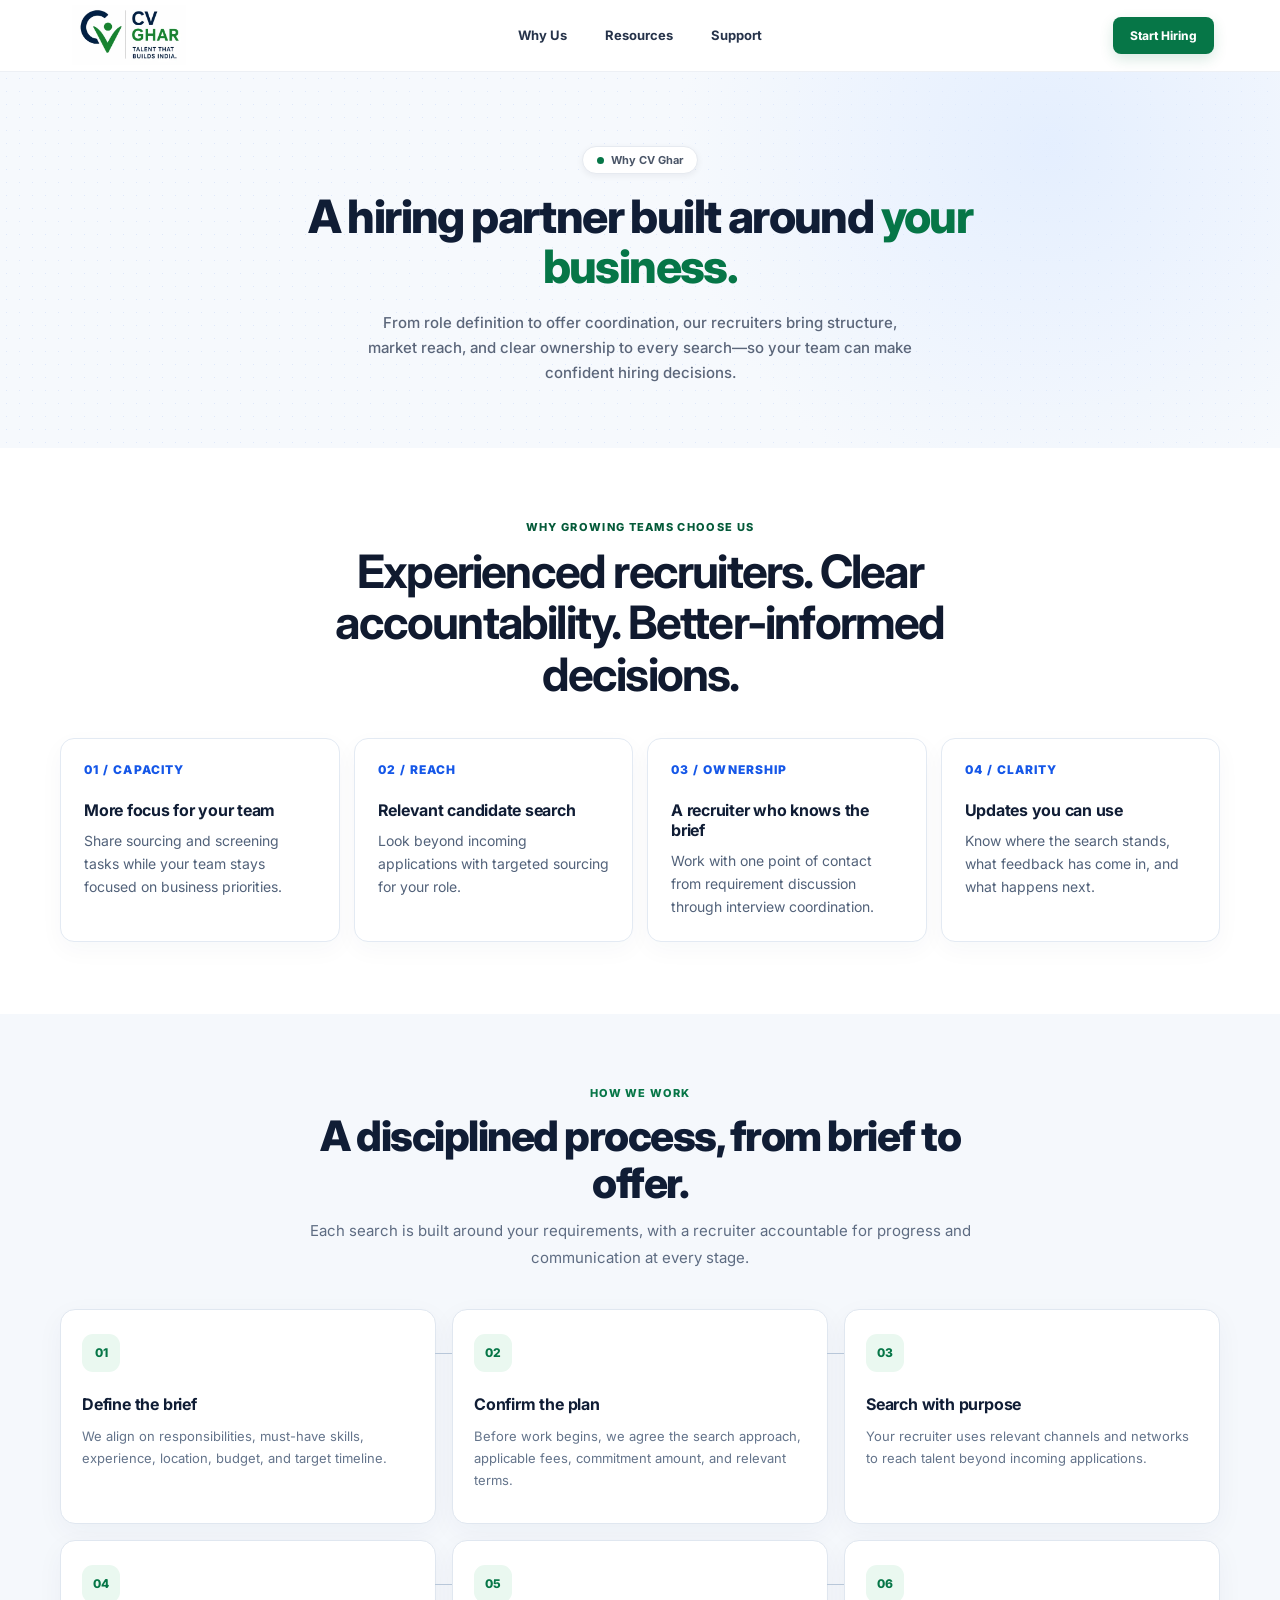
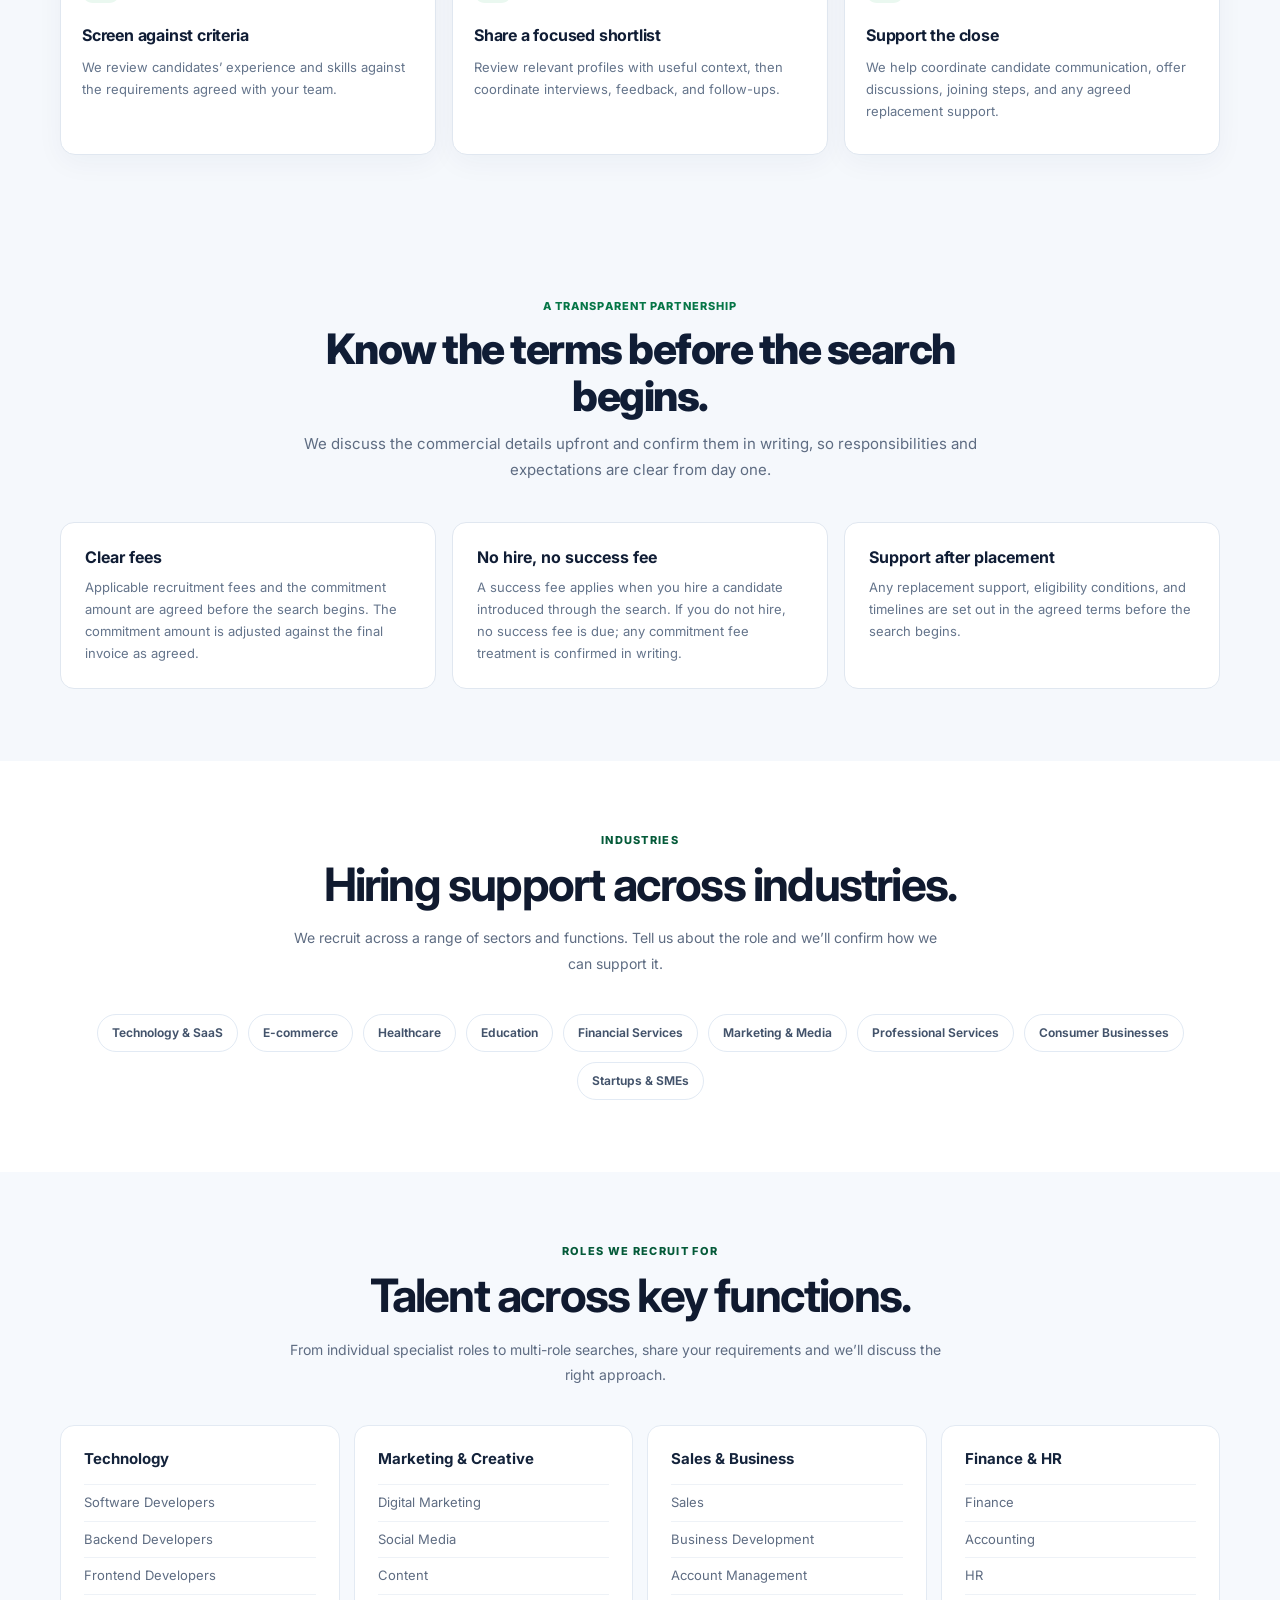
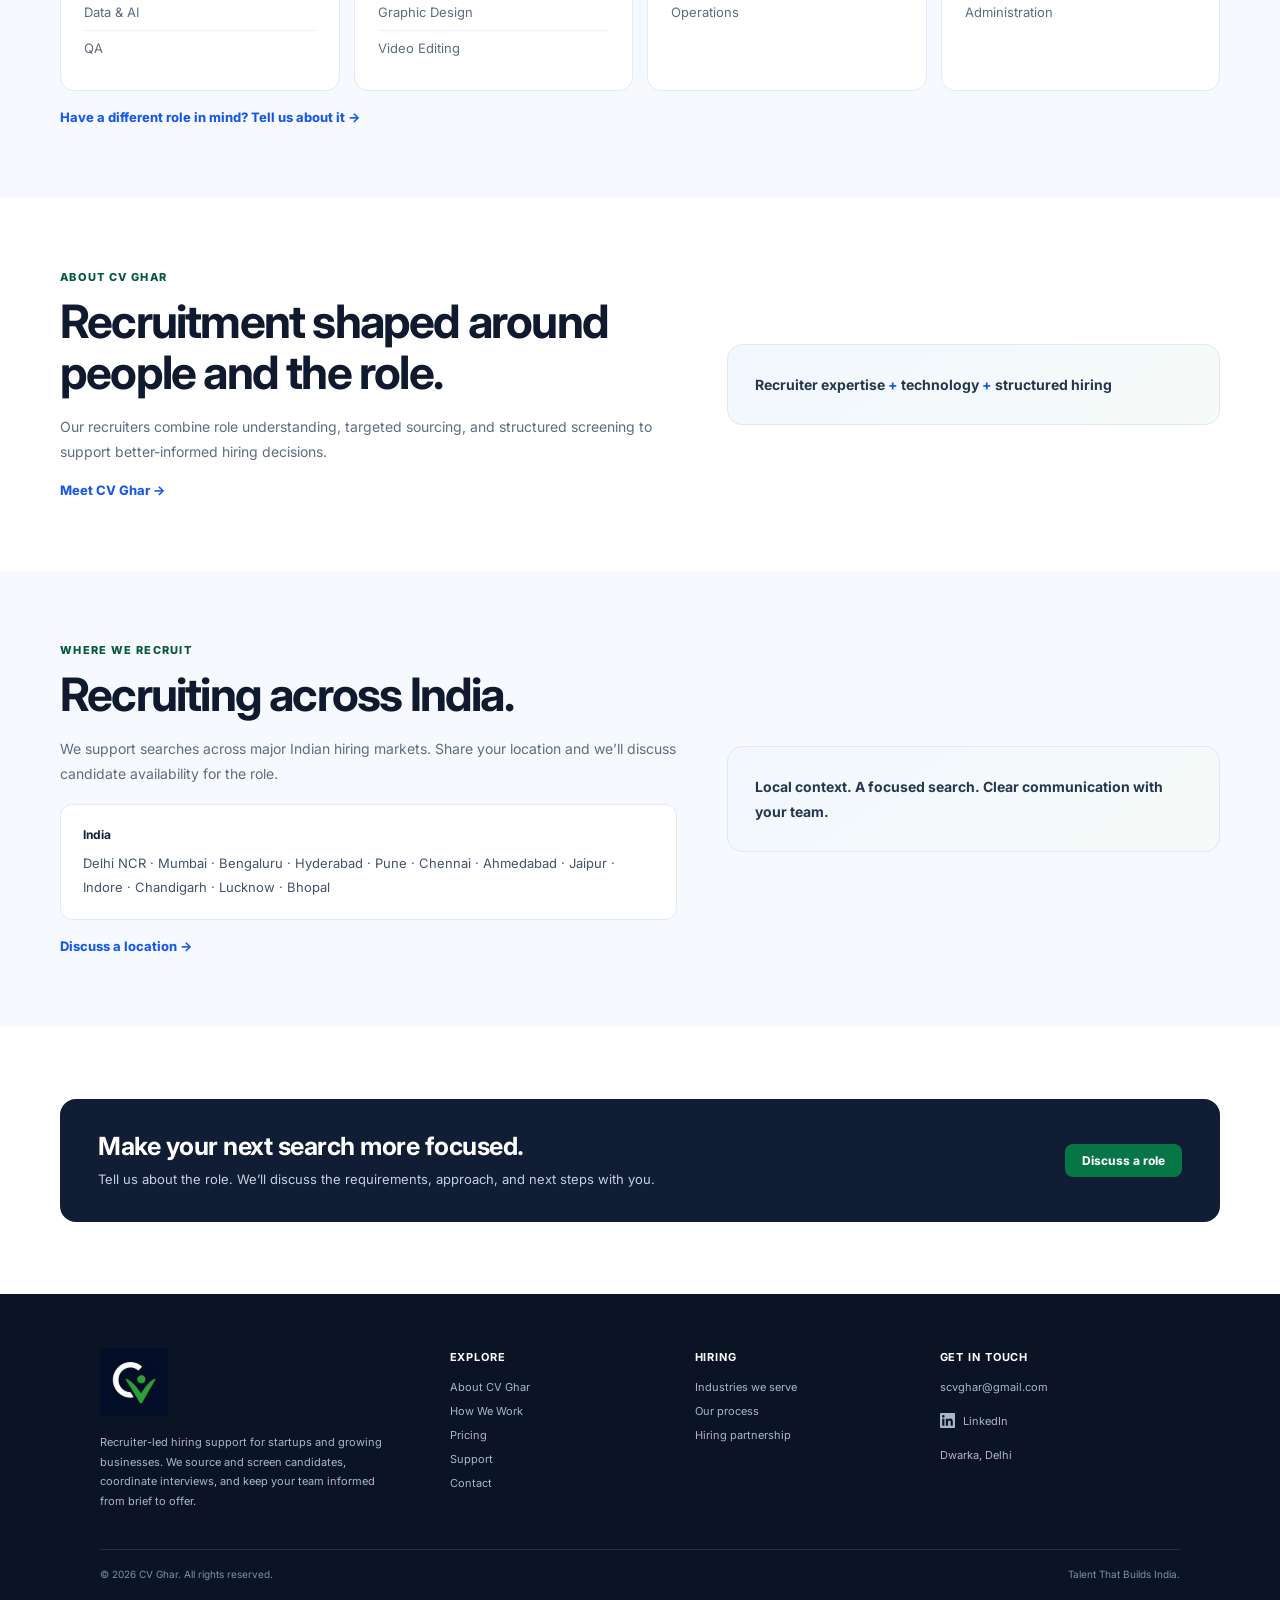
<file: services.html>
<!DOCTYPE html>
<html lang="en">
<head>
<meta charset="UTF-8">
<meta name="viewport" content="width=device-width,initial-scale=1.0">
<title>How We Work | CV Ghar</title>
<meta name="description" content="Explore CV Ghar's recruiter-led hiring process on our Why CV Ghar page.">
<link rel="canonical" href="https://cvghar.in/why-us.html#how-we-work">
<meta http-equiv="refresh" content="0; url=why-us.html#how-we-work">
<script>window.location.replace("why-us.html#how-we-work");</script>
</head>
<body>
<p>How We Work is now part of our <a href="why-us.html#how-we-work">Why CV Ghar</a> page.</p>
</body>
</html>
</file>
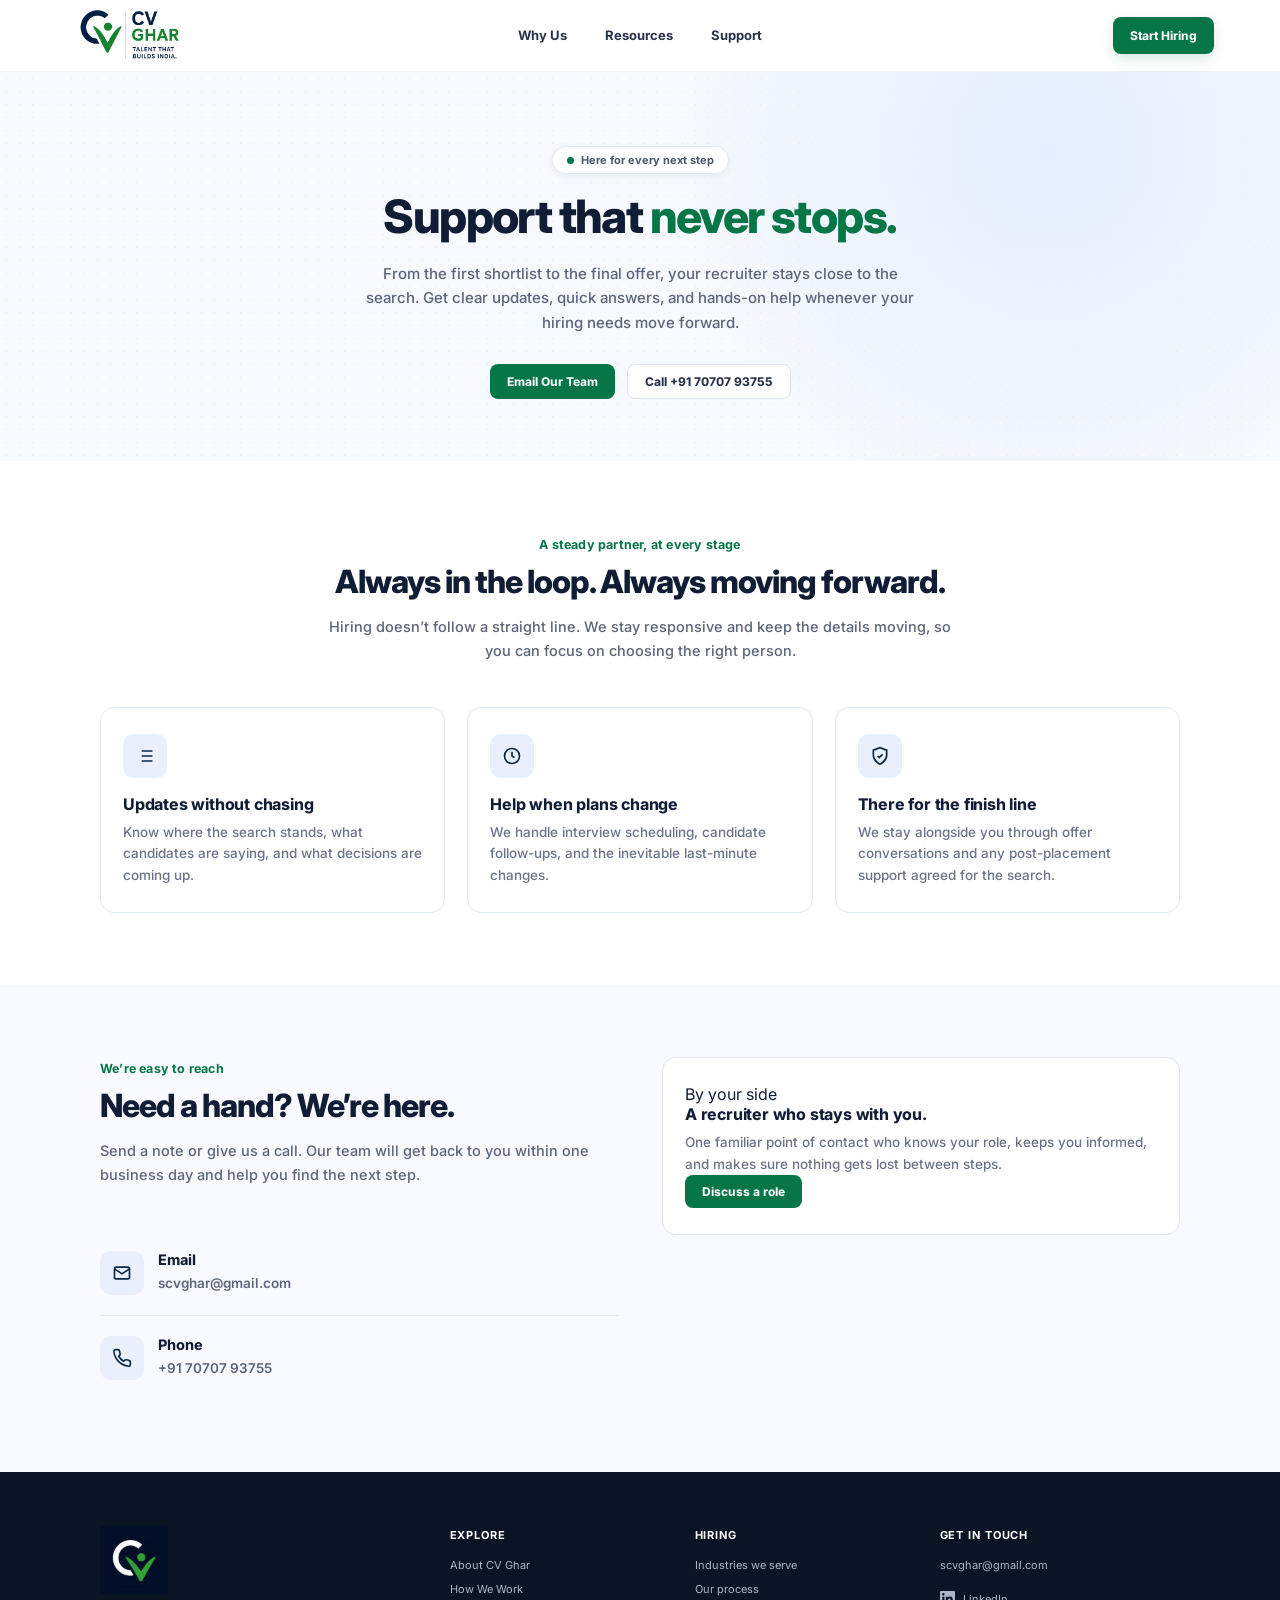
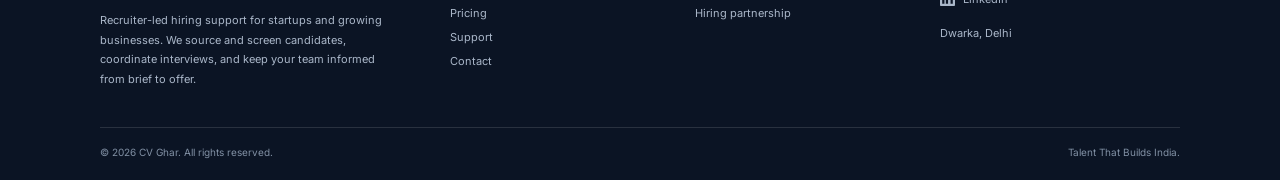
<file: support.html>
<!DOCTYPE html>
<html lang="en">
<head>
<meta charset="UTF-8">
<meta name="viewport" content="width=device-width,initial-scale=1.0">
<title>Recruitment Support for Employers | CV Ghar</title>
<meta name="description" content="Get dependable recruitment support from CV Ghar throughout your search, with clear updates, quick coordination, and a recruiter who stays with you through the next step.">
<link rel="canonical" href="https://cvghar.in/support.html">
<meta property="og:type" content="website"><meta property="og:site_name" content="CV Ghar"><meta property="og:title" content="Recruitment Support for Employers | CV Ghar"><meta property="og:description" content="Dependable recruiter support throughout your search, with clear updates and help at every next step."><meta property="og:url" content="https://cvghar.in/support.html"><meta property="og:image" content="https://cvghar.in/assets/hiring-hero-art.png"><meta name="twitter:card" content="summary_large_image">
<link rel="icon" href="assets/favicon.png">
<link rel="stylesheet" href="assets/style.css">
<link rel="stylesheet" href="assets/responsive.css">
<link rel="stylesheet" href="assets/section-spacing.css">
<style>
  .site-header{height:72px;background:rgba(255,255,255,.97);border-bottom:1px solid #edf1f7;display:flex;align-items:center;position:sticky;top:0;z-index:50;backdrop-filter:blur(14px)}
  .site-header .nav{width:100%;height:72px;padding:0 32px;display:grid;grid-template-columns:1fr auto 1fr;align-items:center}
  .site-header .brand{width:150px;height:64px;padding-right:24px;display:flex;align-items:center;justify-content:flex-end;transform:translateX(34px)}
  .site-header .brand img{width:128px;max-height:60px;object-fit:contain}
  .site-header .nav-links{display:flex;align-items:center;justify-content:center;gap:38px;white-space:nowrap}
  .site-header .nav-links a{font-size:13px;line-height:1;font-weight:700;color:#26334a;transition:color .2s ease}
  .site-header .nav-links a:hover{color:#1557e8}
  .site-header .nav-actions{display:flex;justify-content:flex-end;margin-right:34px}
  .site-header .header-cta{display:inline-flex;align-items:center;justify-content:center;padding:11px 17px;border-radius:8px;background:var(--green);color:#fff;font-size:12px;font-weight:750;box-shadow:0 5px 14px rgba(6,118,71,.16);white-space:nowrap;transition:background .2s ease,transform .2s ease,box-shadow .2s ease}
  .site-header .header-cta:hover{background:var(--green-dark);transform:translateY(-1px);box-shadow:0 9px 20px rgba(6,118,71,.2)}
  @media(max-width:1050px){.site-header .nav{padding:0 24px}.site-header .brand{width:126px;padding-right:16px;transform:translateX(12px)}.site-header .nav-links{gap:25px}.site-header .nav-actions{margin-right:0}}
  @media(max-width:820px){.site-header,.site-header .nav{height:62px}.site-header .nav{grid-template-columns:auto 1fr auto;padding:0 20px}.site-header .brand{width:100px;height:58px;padding:0;justify-content:flex-start;transform:none}.site-header .brand img{width:82px;max-height:50px}.site-header .nav-links{display:none}}
  @media(max-width:560px){.site-header .nav{padding:0 16px}.site-header .brand{width:84px}.site-header .brand img{width:75px}.site-header .header-cta{padding:10px 12px;font-size:11px}}
</style>
</head>
<body>

<header class="site-header">
  <nav class="nav" aria-label="Primary navigation">
    <a class="brand" href="/" aria-label="CV Ghar home"><img src="assets/cvghar-logo.webp" width="384" height="201" alt="CV Ghar"></a>
    <div class="nav-links">
      <a href="why-us.html">Why Us</a>
      <!-- Hiring Solutions navigation link temporarily hidden -->
      <a href="resources.html">Resources</a>
      <a href="support.html">Support</a>
    </div>
    <details class="mobile-menu">
      <summary aria-label="Open navigation menu"></summary>
      <div class="mobile-menu-panel" aria-label="Mobile navigation">
        <a href="why-us.html">Why Us</a>
        <!-- Hiring Solutions navigation link temporarily hidden -->
        <a href="resources.html">Resources</a>
        <a href="support.html">Support</a>
      </div>
    </details>
    <div class="nav-actions"><a class="header-cta" href="get-quote.html">Start Hiring</a></div>
  </nav>
</header>

<main>
  <section class="page-hero">
    <div class="wrap">
      <div class="eyebrow"><i></i>Here for every next step</div>
      <h1>Support that <span class="green">never stops.</span></h1>
      <p class="lead">From the first shortlist to the final offer, your recruiter stays close to the search. Get clear updates, quick answers, and hands-on help whenever your hiring needs move forward.</p>
      <div class="ctas">
        <a class="btn btn-green" href="mailto:scvghar@gmail.com">Email Our Team</a>
        <a class="btn btn-outline" href="tel:+917070793755">Call +91 70707 93755</a>
      </div>
    </div>
  </section>

  <section class="tight">
    <div class="wrap">
      <div class="section-head center">
        <span class="tag">A steady partner, at every stage</span>
        <h2>Always in the loop. Always moving forward.</h2>
        <p>Hiring doesn’t follow a straight line. We stay responsive and keep the details moving, so you can focus on choosing the right person.</p>
      </div>
      <div class="grid grid-3">
        <div class="card">
          <div class="icon-badge navy"><svg width="20" height="20" viewBox="0 0 24 24" fill="none" stroke="currentColor" stroke-width="2"><path d="M8 6h13M8 12h13M8 18h13M3 6h.01M3 12h.01M3 18h.01"/></svg></div>
          <h3>Updates without chasing</h3>
          <p>Know where the search stands, what candidates are saying, and what decisions are coming up.</p>
        </div>
        <div class="card">
          <div class="icon-badge navy"><svg width="20" height="20" viewBox="0 0 24 24" fill="none" stroke="currentColor" stroke-width="2"><circle cx="12" cy="12" r="9"/><path d="M12 7v5l3 2"/></svg></div>
          <h3>Help when plans change</h3>
          <p>We handle interview scheduling, candidate follow-ups, and the inevitable last-minute changes.</p>
        </div>
        <div class="card">
          <div class="icon-badge navy"><svg width="20" height="20" viewBox="0 0 24 24" fill="none" stroke="currentColor" stroke-width="2"><path d="M12 22s8-4 8-11V5l-8-3-8 3v6c0 7 8 11 8 11Z"/><path d="m9 12 2 2 4-4"/></svg></div>
          <h3>There for the finish line</h3>
          <p>We stay alongside you through offer conversations and any post-placement support agreed for the search.</p>
        </div>
      </div>
    </div>
  </section>

  <section class="tight bg-tint">
    <div class="wrap">
      <div class="contact-grid">
        <div>
          <div class="section-head">
            <span class="tag">We’re easy to reach</span>
            <h2>Need a hand? We’re here.</h2>
            <p>Send a note or give us a call. Our team will get back to you within one business day and help you find the next step.</p>
          </div>
          <div class="contact-card">
            <div class="icon-badge navy"><svg width="20" height="20" viewBox="0 0 24 24" fill="none" stroke="currentColor" stroke-width="2"><rect x="3" y="5" width="18" height="14" rx="2"/><path d="m3 7 9 6 9-6"/></svg></div>
            <div><h4>Email</h4><a href="mailto:scvghar@gmail.com">scvghar@gmail.com</a></div>
          </div>
          <div class="contact-card">
            <div class="icon-badge navy"><svg width="20" height="20" viewBox="0 0 24 24" fill="none" stroke="currentColor" stroke-width="2"><path d="M22 16.9v3a2 2 0 0 1-2.2 2 19.8 19.8 0 0 1-8.6-3 19.5 19.5 0 0 1-6-6 19.8 19.8 0 0 1-3-8.7A2 2 0 0 1 4.1 2h3a2 2 0 0 1 2 1.7c.1 1 .3 2 .6 2.9a2 2 0 0 1-.5 2.1L8 9.9a16 16 0 0 0 6 6l1.2-1.2a2 2 0 0 1 2.1-.5c.9.3 1.9.5 2.9.6a2 2 0 0 1 1.8 2Z"/></svg></div>
            <div><h4>Phone</h4><a href="tel:+917070793755">+91 70707 93755</a></div>
          </div>
        </div>
        <div class="card support-note">
          <span class="tag">By your side</span>
          <h3>A recruiter who stays with you.</h3>
          <p>One familiar point of contact who knows your role, keeps you informed, and makes sure nothing gets lost between steps.</p>
          <a class="btn btn-green" href="contact.html">Discuss a role</a>
        </div>
      </div>
    </div>
  </section>
</main>

<footer>
  <div class="wrap">
    <div class="footer-grid">
      <div class="footer-brand"><img src="assets/cvghar-footer-logo.webp" width="204" height="204" alt="CV Ghar"><p>Recruiter-led hiring support for startups and growing businesses. We source and screen candidates, coordinate interviews, and keep your team informed from brief to offer.</p></div>
      <div class="footer-col"><h5>Explore</h5><a href="about.html">About CV Ghar</a><a href="why-us.html#how-we-work">How We Work</a><a href="pricing.html">Pricing</a><a href="support.html">Support</a><a href="contact.html">Contact</a></div>
      <div class="footer-col"><h5>Hiring</h5><a href="why-us.html#industries">Industries we serve</a><a href="why-us.html#how-we-work">Our process</a><a href="pricing.html">Hiring partnership</a></div>
      <div class="footer-col"><h5>Get in touch</h5><a href="mailto:scvghar@gmail.com">scvghar@gmail.com</a><a class="footer-social" href="https://linkedin.com/company/cvghar" target="_blank" rel="noopener"><svg width="15" height="15" viewBox="0 0 24 24" fill="currentColor" aria-hidden="true"><path d="M20.45 20.45h-3.56v-5.57c0-1.33-.02-3.04-1.85-3.04-1.86 0-2.14 1.45-2.14 2.94v5.67H9.34V9h3.42v1.56h.05c.48-.9 1.64-1.85 3.37-1.85 3.6 0 4.27 2.37 4.27 5.46v6.28ZM5.32 7.43a2.06 2.06 0 1 1 0-4.12 2.06 2.06 0 0 1 0 4.12ZM7.1 20.45H3.54V9H7.1v11.45ZM22.22 0H1.77C.79 0 0 .77 0 1.72v20.56C0 23.23.79 24 1.77 24h20.44c.98 0 1.79-.77 1.79-1.72V1.72C24 .77 23.2 0 22.22 0Z"/></svg><span>LinkedIn</span></a><span>Dwarka, Delhi</span></div>
    </div>
    <div class="footer-bottom"><span>© 2026 CV Ghar. All rights reserved.</span><span>Talent That Builds India.</span></div>
  </div>
</footer>

<script src="assets/smooth-scroll.js" defer></script>
</body>
</html>
</file>
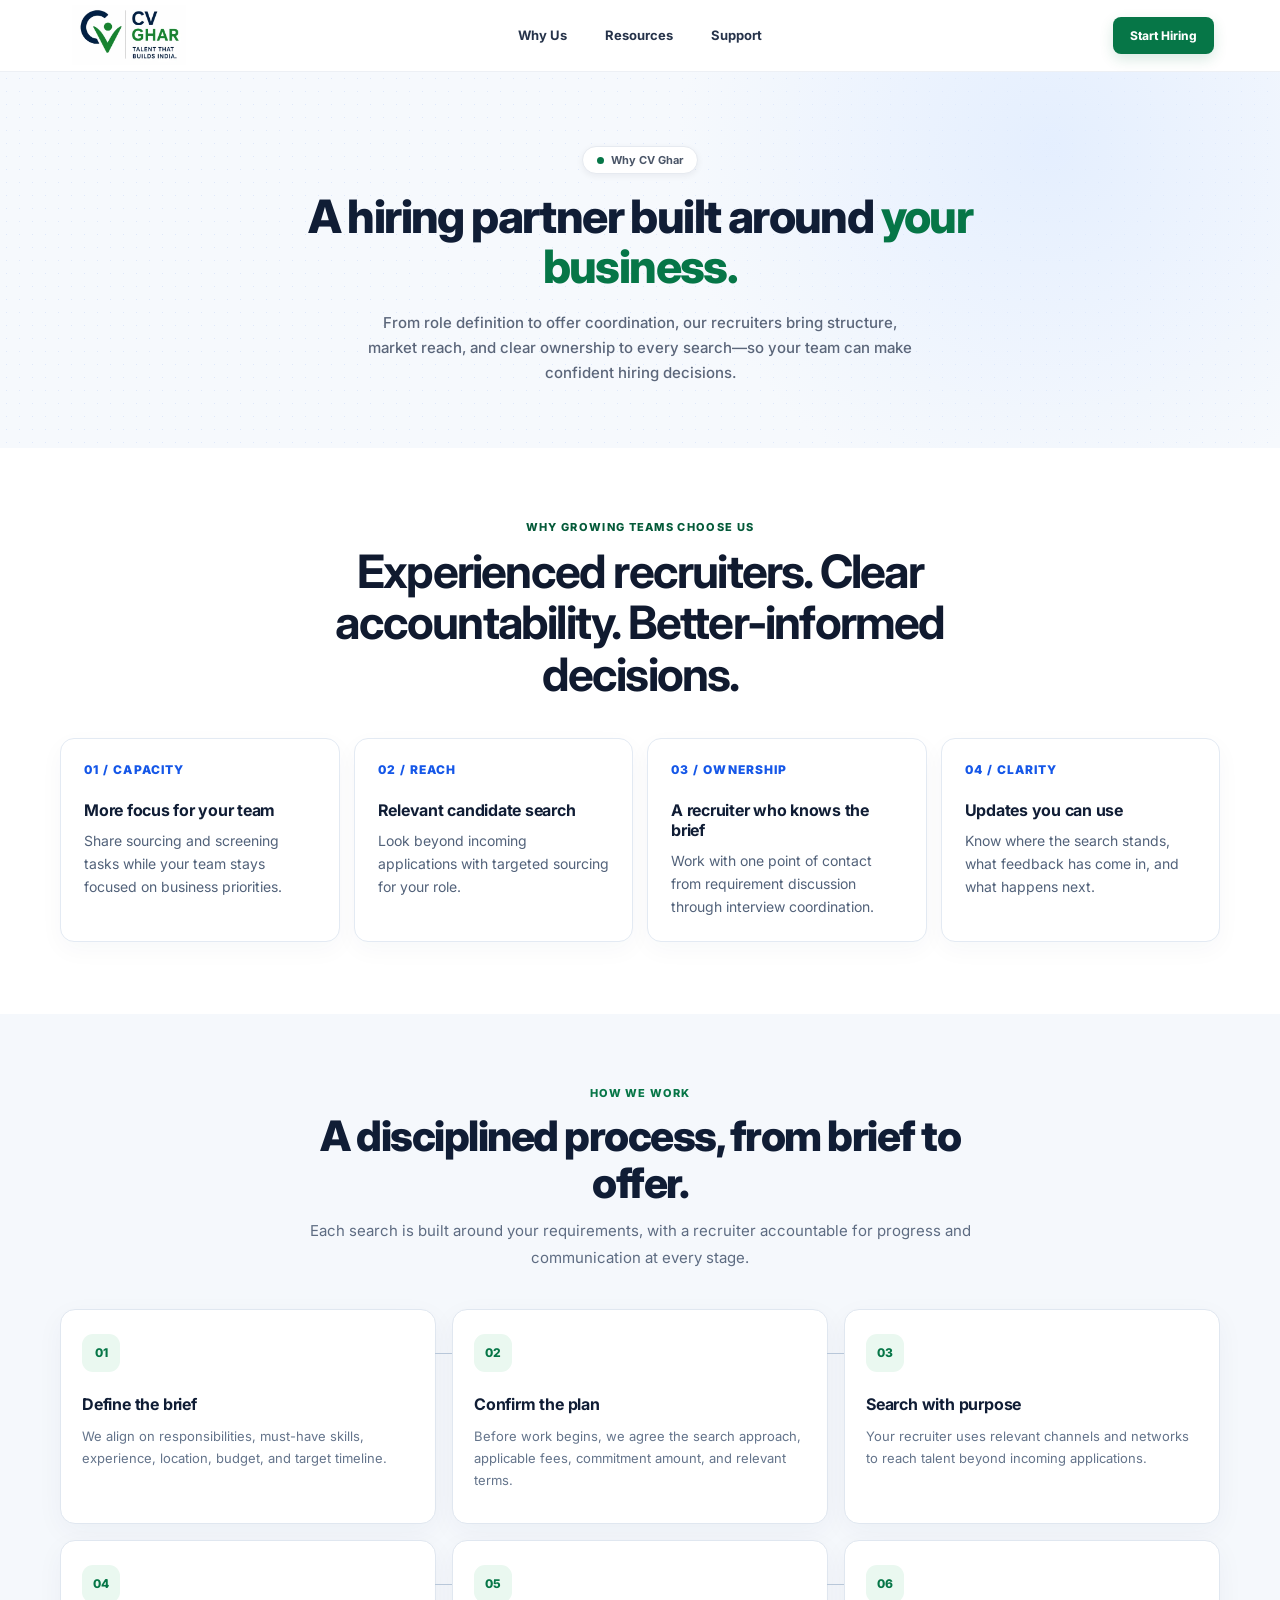
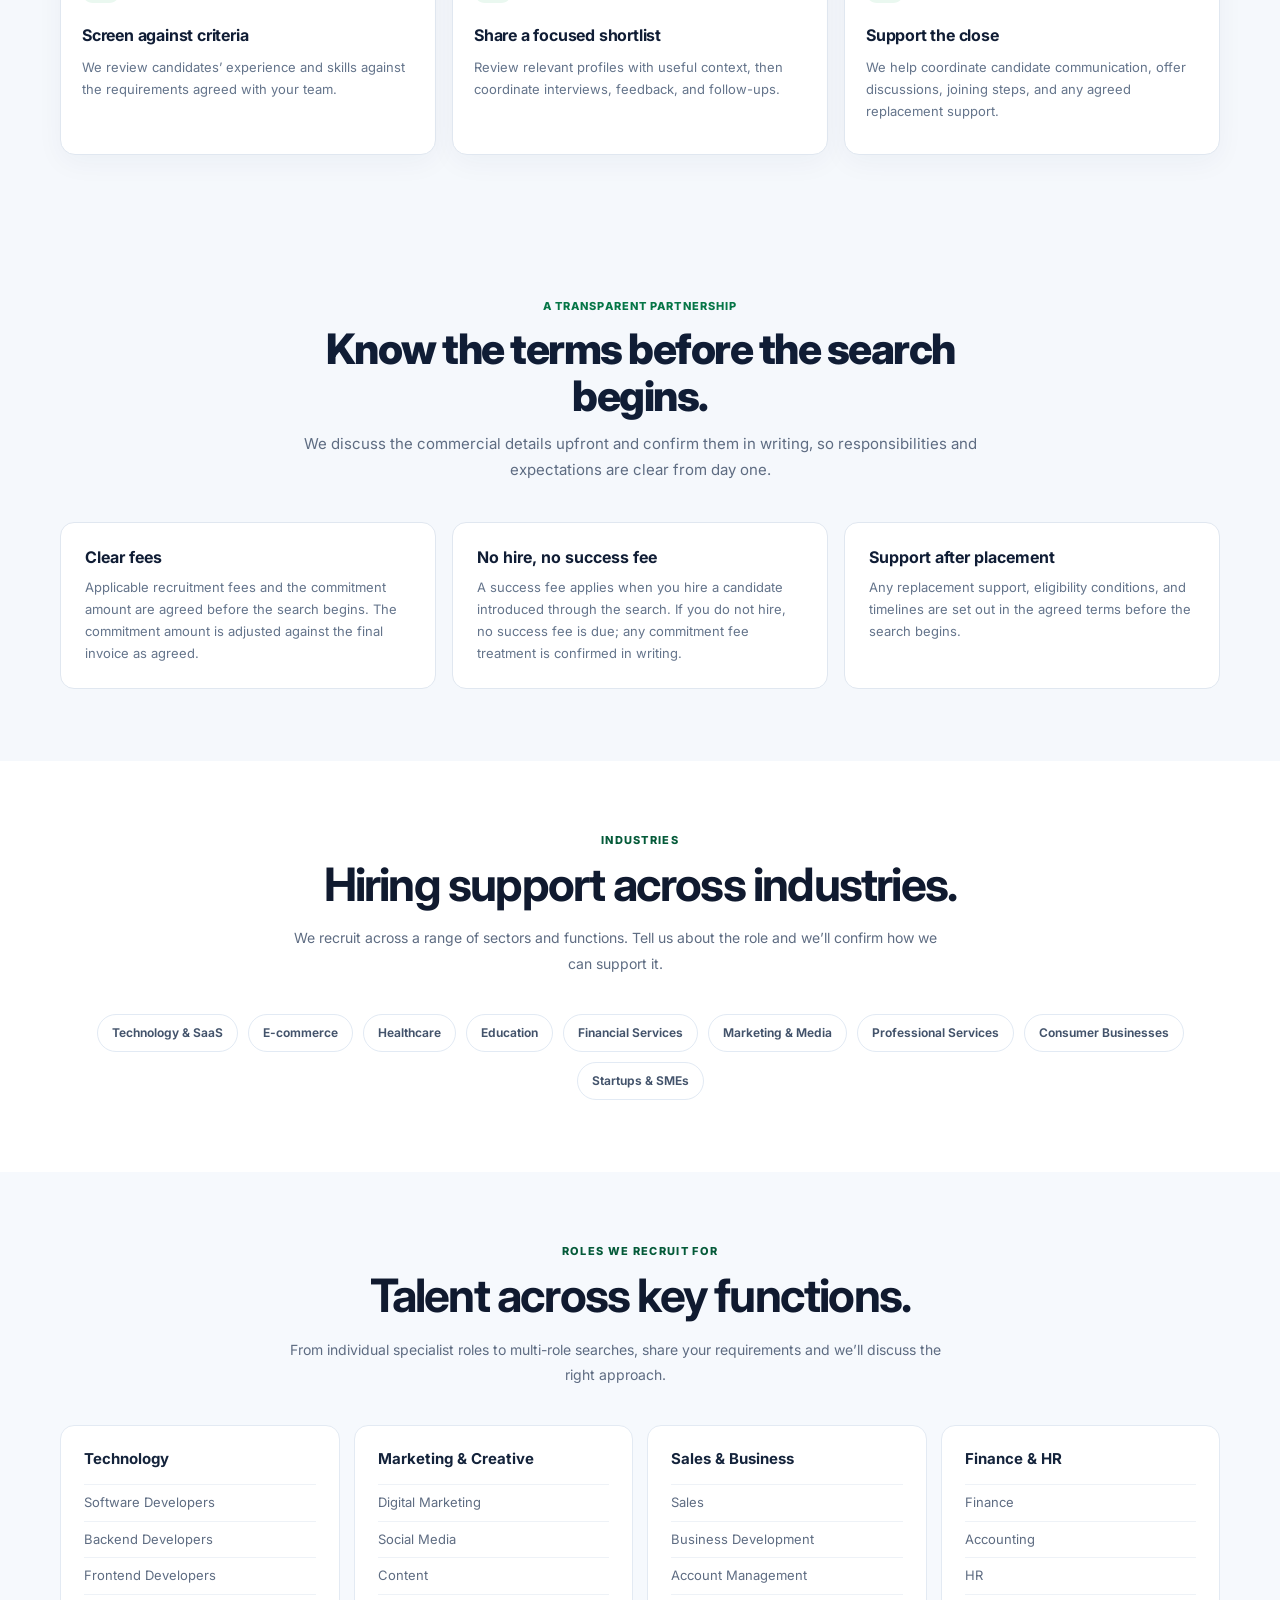
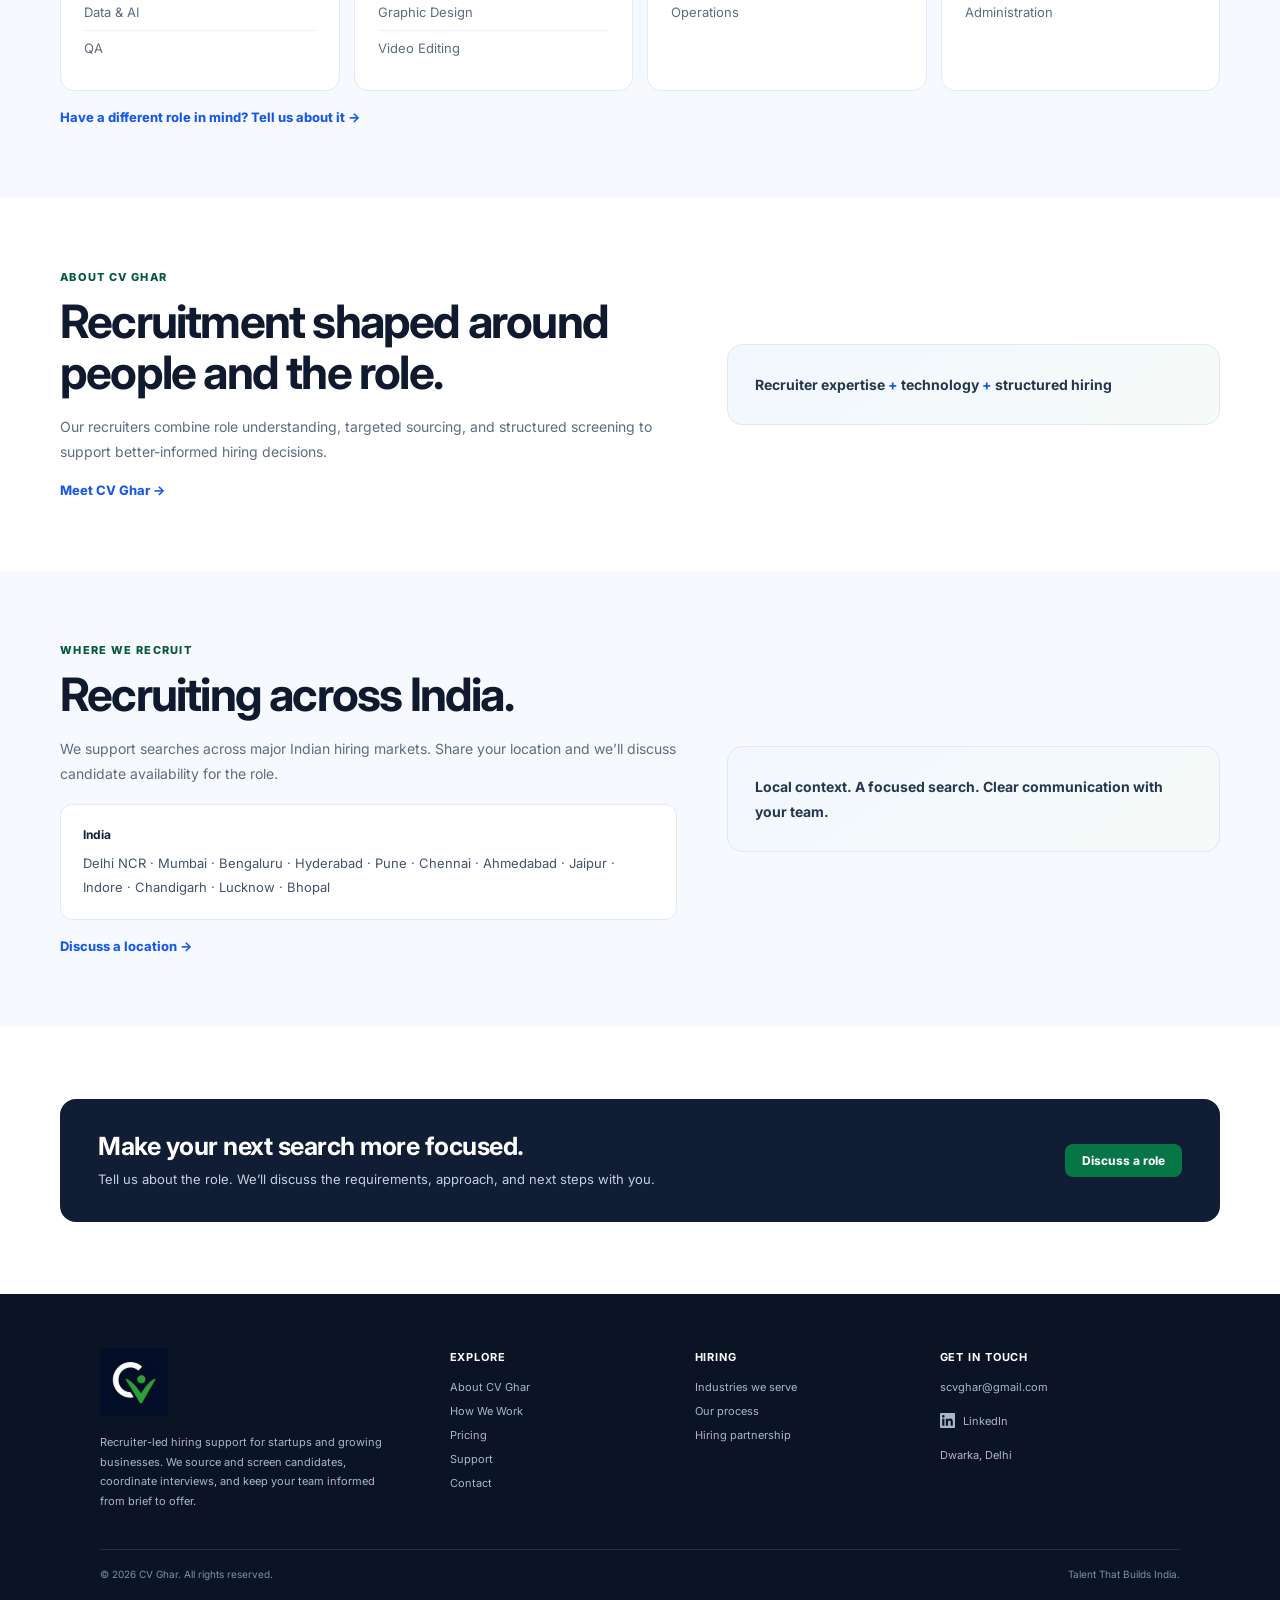
<file: why-us.html>
<!DOCTYPE html>
<html lang="en">
<head>
<meta charset="UTF-8">
<meta name="viewport" content="width=device-width,initial-scale=1.0">
<title>Why Choose CV Ghar | Recruiter-Led Hiring in India</title>
<meta name="description" content="Discover why growing teams choose CV Ghar for focused, recruiter-led hiring support and a clear recruitment process.">
<link rel="canonical" href="https://cvghar.in/why-us.html">
<meta property="og:type" content="website"><meta property="og:site_name" content="CV Ghar"><meta property="og:title" content="Why Choose CV Ghar | Recruiter-Led Hiring in India"><meta property="og:description" content="Discover why growing teams choose CV Ghar for focused, recruiter-led hiring support and a clear recruitment process."><meta property="og:url" content="https://cvghar.in/why-us.html"><meta property="og:image" content="https://cvghar.in/assets/hiring-hero-art.png"><meta name="twitter:card" content="summary_large_image">
<link rel="icon" href="assets/favicon.png">
<link rel="stylesheet" href="assets/style.css">
<link rel="stylesheet" href="assets/responsive.css">
<link rel="stylesheet" href="assets/section-spacing.css">
<style>
  .site-header{height:72px;background:rgba(255,255,255,.97);border-bottom:1px solid #edf1f7;display:flex;align-items:center;position:sticky;top:0;z-index:50;backdrop-filter:blur(14px)}
  .site-header .nav{width:100%;height:72px;padding:0 32px;display:grid;grid-template-columns:1fr auto 1fr;align-items:center}
  .site-header .brand{width:150px;height:64px;padding-right:24px;display:flex;align-items:center;justify-content:flex-end;transform:translateX(34px)}
  .site-header .brand img{width:128px;max-height:60px;object-fit:contain}
  .site-header .nav-links{display:flex;align-items:center;justify-content:center;gap:38px;white-space:nowrap}
  .site-header .nav-links a{font-size:13px;line-height:1;font-weight:700;color:#26334a;transition:color .2s ease}
  .site-header .nav-links a:hover{color:#1557e8}
  .site-header .nav-actions{display:flex;justify-content:flex-end;margin-right:34px}
  .site-header .header-cta{display:inline-flex;align-items:center;justify-content:center;padding:11px 17px;border-radius:8px;background:var(--green);color:#fff;font-size:12px;font-weight:750;box-shadow:0 5px 14px rgba(6,118,71,.16);white-space:nowrap;transition:background .2s ease,transform .2s ease,box-shadow .2s ease}
  .site-header .header-cta:hover{background:var(--green-dark);transform:translateY(-1px);box-shadow:0 9px 20px rgba(6,118,71,.2)}
  @media(max-width:1050px){.site-header .nav{padding:0 24px}.site-header .brand{width:126px;padding-right:16px;transform:translateX(12px)}.site-header .nav-links{gap:25px}.site-header .nav-actions{margin-right:0}}
  @media(max-width:820px){.site-header,.site-header .nav{height:62px}.site-header .nav{grid-template-columns:auto 1fr auto;padding:0 20px}.site-header .brand{width:100px;height:58px;padding:0;justify-content:flex-start;transform:none}.site-header .brand img{width:82px;max-height:50px}.site-header .nav-links{display:none}.site-header .nav-actions{justify-self:end}}
  @media(max-width:560px){.site-header .nav{padding:0 16px}.site-header .brand{width:84px}.site-header .brand img{width:75px}.site-header .header-cta{padding:10px 12px;font-size:11px}}
  .why-page-main .why-process{padding:82px 0;background:#f5f8fc}
  .why-page-main .process-intro{max-width:680px;margin:0 auto 38px;text-align:center}
  .why-page-main .process-intro .added-kicker{color:var(--green);font-size:11px;font-weight:800;letter-spacing:.1em;text-transform:uppercase}
  .why-page-main .process-intro h2{margin:11px 0 12px;font-size:clamp(30px,4vw,42px);line-height:1.12;letter-spacing:-1.5px;font-weight:820}
  .why-page-main .process-intro p{margin:0;color:var(--muted);font-size:15px;line-height:1.75}
  .why-page-main .process-cards{display:grid;grid-template-columns:repeat(4,minmax(0,1fr));gap:16px}
  .why-page-main .process-card{position:relative;min-height:230px;padding:24px 21px;border:1px solid #e0e7f0;border-radius:15px;background:#fff;box-shadow:0 8px 28px rgba(25,49,82,.045)}
  .why-page-main .process-card .step-no{display:grid;place-items:center;width:38px;height:38px;margin-bottom:22px;border-radius:11px;background:#eaf8f0;color:var(--green);font-size:12px;font-weight:800}
  .why-page-main .process-card h3{margin:0 0 9px;font-size:16px;line-height:1.35;letter-spacing:-.2px}
  .why-page-main .process-card p{margin:0;color:#64748b;font-size:13px;line-height:1.7}
  .why-page-main .process-card:not(:last-child):after{content:"";position:absolute;top:43px;right:-17px;width:17px;border-top:1px solid #b8c7d9;z-index:1}
  @media(max-width:900px){.why-page-main .process-cards{grid-template-columns:repeat(2,minmax(0,1fr))}.why-page-main .process-card:nth-child(2):after{display:none}}
  @media(max-width:560px){.why-page-main .why-process{padding:60px 0}.why-page-main .process-cards{grid-template-columns:1fr}.why-page-main .process-card{min-height:0;padding:21px}.why-page-main .process-card:after{display:none}.why-page-main .process-card .step-no{margin-bottom:15px}}
  .why-page-main .process-cards{grid-template-columns:repeat(3,minmax(0,1fr))}
  .why-page-main .process-card{min-height:215px}
  .why-page-main .process-card:nth-child(3n):after{display:none}
  .why-page-main .process-card:nth-child(2):after{display:block}
  .why-page-main .process-card:nth-child(4):after{display:block}
  @media(max-width:900px){.why-page-main .process-cards{grid-template-columns:repeat(2,minmax(0,1fr))}.why-page-main .process-card:nth-child(2n):after{display:none}.why-page-main .process-card:nth-child(3):after{display:block}}
  @media(max-width:560px){.why-page-main .process-cards{grid-template-columns:1fr}.why-page-main .process-card:after{display:none!important}}
  .why-page-main .partnership-section{padding:78px 0;background:#f5f8fc}
  .why-page-main .terms-grid{display:grid;grid-template-columns:repeat(3,minmax(0,1fr));gap:16px;margin-top:32px}
  .why-page-main .term-card{padding:24px;border:1px solid #e0e7f0;border-radius:14px;background:#fff}
  .why-page-main .term-card h3{margin:0 0 9px;font-size:16px}
  .why-page-main .term-card p{margin:0;color:#64748b;font-size:13px;line-height:1.7}
  .why-page-main .closing-cta{padding:70px 0}
  .why-page-main .closing-cta .cta-banner{background:var(--navy);padding:32px 38px;border-radius:16px;display:flex;align-items:center;justify-content:space-between;gap:24px}
  .why-page-main .closing-cta h2{margin:0;color:#fff;font-size:25px;letter-spacing:-.5px}
  .why-page-main .closing-cta p{margin:8px 0 0;color:#c5d0df;font-size:13px;line-height:1.6}
  @media(max-width:760px){.why-page-main .terms-grid{grid-template-columns:1fr}.why-page-main .closing-cta .cta-banner{align-items:flex-start;flex-direction:column;padding:28px 24px}}
</style>
</head>
<body>

<header class="site-header">
  <nav class="nav" aria-label="Primary navigation">
    <a class="brand" href="/" aria-label="CV Ghar home"><img src="assets/cvghar-logo.webp" width="384" height="201" alt="CV Ghar"></a>
    <div class="nav-links">
      <a href="why-us.html">Why Us</a>
      <!-- Hiring Solutions navigation link temporarily hidden -->
      <a href="resources.html">Resources</a>
      <a href="support.html">Support</a>
    </div>
    <details class="mobile-menu">
      <summary aria-label="Open navigation menu"></summary>
      <div class="mobile-menu-panel" aria-label="Mobile navigation">
        <a href="why-us.html">Why Us</a>
        <!-- Hiring Solutions navigation link temporarily hidden -->
        <a href="resources.html">Resources</a>
        <a href="support.html">Support</a>
      </div>
    </details>
    <div class="nav-actions"><a class="header-cta" href="get-quote.html">Start Hiring</a></div>
  </nav>
</header>

<main class="why-page-main">
  <section class="page-hero">
    <div class="wrap">
      <div class="eyebrow"><i></i>Why CV Ghar</div>
      <h1>A hiring partner built around <span class="green">your business.</span></h1>
      <p class="lead">From role definition to offer coordination, our recruiters bring structure, market reach, and clear ownership to every search—so your team can make confident hiring decisions.</p>
    </div>
  </section>

    <section class="added-section" id="business-benefits" aria-labelledby="benefits-title"><div class="wrap">
      <div class="added-heading"><span class="added-kicker">Why growing teams choose us</span><h2 class="added-title" id="benefits-title">Experienced recruiters. Clear accountability. Better-informed decisions.</h2></div>
      <div class="benefit-grid">
        <article class="added-card"><span class="num">01 / CAPACITY</span><h3>More focus for your team</h3><p>Share sourcing and screening tasks while your team stays focused on business priorities.</p></article>
        <article class="added-card"><span class="num">02 / REACH</span><h3>Relevant candidate search</h3><p>Look beyond incoming applications with targeted sourcing for your role.</p></article>
        <article class="added-card"><span class="num">03 / OWNERSHIP</span><h3>A recruiter who knows the brief</h3><p>Work with one point of contact from requirement discussion through interview coordination.</p></article>
        <article class="added-card"><span class="num">04 / CLARITY</span><h3>Updates you can use</h3><p>Know where the search stands, what feedback has come in, and what happens next.</p></article>
      </div>
    </div></section>

    <section class="why-process" id="how-we-work" aria-labelledby="process-title">
      <div class="wrap">
        <div class="process-intro"><span class="added-kicker">How we work</span><h2 id="process-title">A disciplined process, from brief to offer.</h2><p>Each search is built around your requirements, with a recruiter accountable for progress and communication at every stage.</p></div>
        <div class="process-cards">
          <article class="process-card"><span class="step-no">01</span><h3>Define the brief</h3><p>We align on responsibilities, must-have skills, experience, location, budget, and target timeline.</p></article>
          <article class="process-card"><span class="step-no">02</span><h3>Confirm the plan</h3><p>Before work begins, we agree the search approach, applicable fees, commitment amount, and relevant terms.</p></article>
          <article class="process-card"><span class="step-no">03</span><h3>Search with purpose</h3><p>Your recruiter uses relevant channels and networks to reach talent beyond incoming applications.</p></article>
          <article class="process-card"><span class="step-no">04</span><h3>Screen against criteria</h3><p>We review candidates’ experience and skills against the requirements agreed with your team.</p></article>
          <article class="process-card"><span class="step-no">05</span><h3>Share a focused shortlist</h3><p>Review relevant profiles with useful context, then coordinate interviews, feedback, and follow-ups.</p></article>
          <article class="process-card"><span class="step-no">06</span><h3>Support the close</h3><p>We help coordinate candidate communication, offer discussions, joining steps, and any agreed replacement support.</p></article>
        </div>
      </div>
    </section>

    <section class="partnership-section" aria-labelledby="partnership-title">
      <div class="wrap">
        <div class="process-intro"><span class="added-kicker">A transparent partnership</span><h2 id="partnership-title">Know the terms before the search begins.</h2><p>We discuss the commercial details upfront and confirm them in writing, so responsibilities and expectations are clear from day one.</p></div>
        <div class="terms-grid">
          <article class="term-card"><h3>Clear fees</h3><p>Applicable recruitment fees and the commitment amount are agreed before the search begins. The commitment amount is adjusted against the final invoice as agreed.</p></article>
          <article class="term-card"><h3>No hire, no success fee</h3><p>A success fee applies when you hire a candidate introduced through the search. If you do not hire, no success fee is due; any commitment fee treatment is confirmed in writing.</p></article>
          <article class="term-card"><h3>Support after placement</h3><p>Any replacement support, eligibility conditions, and timelines are set out in the agreed terms before the search begins.</p></article>
        </div>
      </div>
    </section>

    <section class="added-section" id="industries" aria-labelledby="industries-title"><div class="wrap">
      <div class="added-heading"><span class="added-kicker">Industries</span><h2 class="added-title" id="industries-title">Hiring support across industries.</h2><p class="added-intro">We recruit across a range of sectors and functions. Tell us about the role and we’ll confirm how we can support it.</p></div>
      <div class="industry-row"><span class="industry-chip">Technology &amp; SaaS</span><span class="industry-chip">E-commerce</span><span class="industry-chip">Healthcare</span><span class="industry-chip">Education</span><span class="industry-chip">Financial Services</span><span class="industry-chip">Marketing &amp; Media</span><span class="industry-chip">Professional Services</span><span class="industry-chip">Consumer Businesses</span><span class="industry-chip">Startups &amp; SMEs</span></div>
    </div></section>

    <section class="added-section soft" id="roles-we-recruit-for" aria-labelledby="roles-title"><div class="wrap">
      <div class="added-heading"><span class="added-kicker">Roles we recruit for</span><h2 class="added-title" id="roles-title">Talent across key functions.</h2><p class="added-intro">From individual specialist roles to multi-role searches, share your requirements and we’ll discuss the right approach.</p></div>
      <div class="roles-layout">
        <div class="role-group"><h3>Technology</h3><ul><li>Software Developers</li><li>Backend Developers</li><li>Frontend Developers</li><li>Data &amp; AI</li><li>QA</li></ul></div>
        <div class="role-group"><h3>Marketing &amp; Creative</h3><ul><li>Digital Marketing</li><li>Social Media</li><li>Content</li><li>Graphic Design</li><li>Video Editing</li></ul></div>
        <div class="role-group"><h3>Sales &amp; Business</h3><ul><li>Sales</li><li>Business Development</li><li>Account Management</li><li>Operations</li></ul></div>
        <div class="role-group"><h3>Finance &amp; HR</h3><ul><li>Finance</li><li>Accounting</li><li>HR</li><li>Administration</li></ul></div>
      </div><a class="text-link" href="contact.html">Have a different role in mind? Tell us about it →</a>
    </div></section>

    <section class="added-section" id="about-cvghar" aria-labelledby="about-cvghar-title"><div class="wrap about-split">
      <div><span class="added-kicker">About CV Ghar</span><h2 class="added-title" id="about-cvghar-title">Recruitment shaped around people and the role.</h2><p class="added-intro">Our recruiters combine role understanding, targeted sourcing, and structured screening to support better-informed hiring decisions.</p><a class="text-link" href="about.html">Meet CV Ghar →</a></div>
      <div class="about-aside">Recruiter expertise <span style="color:#1557e8">+</span> technology <span style="color:#1557e8">+</span> structured hiring</div>
    </div></section>

    <section class="added-section soft" id="locations" aria-labelledby="locations-title"><div class="wrap about-split">
      <div><span class="added-kicker">Where we recruit</span><h2 class="added-title" id="locations-title">Recruiting across India.</h2><p class="added-intro">We support searches across major Indian hiring markets. Share your location and we’ll discuss candidate availability for the role.</p><div class="city-line"><strong>India</strong>Delhi NCR · Mumbai · Bengaluru · Hyderabad · Pune · Chennai · Ahmedabad · Jaipur · Indore · Chandigarh · Lucknow · Bhopal</div><a class="text-link" href="contact.html">Discuss a location →</a></div>
      <div class="about-aside">Local context. A focused search. Clear communication with your team.</div>
    </div></section>

    <section class="closing-cta"><div class="wrap"><div class="cta-banner"><div><h2>Make your next search more focused.</h2><p>Tell us about the role. We’ll discuss the requirements, approach, and next steps with you.</p></div><a class="btn btn-green" href="contact.html">Discuss a role</a></div></div></section>




</main>

<footer>
  <div class="wrap">
    <div class="footer-grid">
      <div class="footer-brand"><img src="assets/cvghar-footer-logo.webp" width="204" height="204" alt="CV Ghar"><p>Recruiter-led hiring support for startups and growing businesses. We source and screen candidates, coordinate interviews, and keep your team informed from brief to offer.</p></div>
      <div class="footer-col"><h5>Explore</h5><a href="about.html">About CV Ghar</a><a href="why-us.html#how-we-work">How We Work</a><a href="pricing.html">Pricing</a><a href="support.html">Support</a><a href="contact.html">Contact</a></div>
      <div class="footer-col"><h5>Hiring</h5><a href="why-us.html#industries">Industries we serve</a><a href="why-us.html#how-we-work">Our process</a><a href="pricing.html">Hiring partnership</a></div>
      <div class="footer-col"><h5>Get in touch</h5><a href="mailto:scvghar@gmail.com">scvghar@gmail.com</a><a class="footer-social" href="https://linkedin.com/company/cvghar" target="_blank" rel="noopener"><svg width="15" height="15" viewBox="0 0 24 24" fill="currentColor" aria-hidden="true"><path d="M20.45 20.45h-3.56v-5.57c0-1.33-.02-3.04-1.85-3.04-1.86 0-2.14 1.45-2.14 2.94v5.67H9.34V9h3.42v1.56h.05c.48-.9 1.64-1.85 3.37-1.85 3.6 0 4.27 2.37 4.27 5.46v6.28ZM5.32 7.43a2.06 2.06 0 1 1 0-4.12 2.06 2.06 0 0 1 0 4.12ZM7.1 20.45H3.54V9H7.1v11.45ZM22.22 0H1.77C.79 0 0 .77 0 1.72v20.56C0 23.23.79 24 1.77 24h20.44c.98 0 1.79-.77 1.79-1.72V1.72C24 .77 23.2 0 22.22 0Z"/></svg><span>LinkedIn</span></a><span>Dwarka, Delhi</span></div>
    </div>
    <div class="footer-bottom"><span>© 2026 CV Ghar. All rights reserved.</span><span>Talent That Builds India.</span></div>
  </div>
</footer>

<script src="assets/smooth-scroll.js" defer></script>
</body>
</html>
</file>
<file: assets/homepage.css>
:root{--blue:#1557e8;--blue-dark:#1046bf;--ink:#14233b;--muted:#5e6c82;--green:#067647;--green-bright:#0e9f6e;--green-dark:#045a39;--line:#dfe7f2;--pale:#f6f9fd;--navy:#101d35;--shadow:0 20px 55px rgba(28,55,94,.10)}
    *{box-sizing:border-box}
    html{scroll-behavior:auto;scroll-padding-top:80px}
    body{margin:0;color:var(--ink);font-family:Inter,ui-sans-serif,system-ui,-apple-system,"Segoe UI",sans-serif;background:#fff;-webkit-font-smoothing:antialiased}
    main>section+section{margin-top:30px}
    a{color:inherit;text-decoration:none}
    img{display:block;max-width:100%}
    .wrap{width:min(1160px,calc(100% - 48px));margin:0 auto}
    .site-header{height:72px;background:#fff;border-bottom:1px solid #edf1f7;display:flex;align-items:center;position:sticky;top:0;z-index:50}
    .nav{width:100%;height:72px;padding:0 32px;display:grid;grid-template-columns:1fr auto 1fr;align-items:center}
    .brand{width:150px;height:64px;padding-right:24px;display:flex;align-items:center;justify-content:flex-end;transform:translateX(34px)}
    .brand img{width:128px;max-height:60px;object-fit:contain}
    .nav-links{display:flex;align-items:center;justify-content:center;gap:38px;white-space:nowrap}
    .nav-links a{font-size:13px;line-height:1;font-weight:700;color:#26334a;transition:color .2s ease}
    .nav-links a:hover{color:var(--blue)}
    .nav-actions{display:flex;justify-content:flex-end;margin-right:34px}
    .header-cta,.button{display:inline-flex;align-items:center;justify-content:center;border-radius:8px;font-weight:750;transition:background .2s ease,transform .2s ease,box-shadow .2s ease}
    .header-cta{padding:11px 17px;background:var(--green);color:#fff;font-size:12px;box-shadow:0 5px 14px rgba(6,118,71,.16);white-space:nowrap}
    .header-cta:hover,.button-primary:hover{background:var(--green-dark);transform:translateY(-1px);box-shadow:0 9px 20px rgba(6,118,71,.2)}
    .hero{min-height:calc(100vh - 72px);position:relative;isolation:isolate;overflow:hidden;background:radial-gradient(circle at 50% 35%,rgba(232,242,255,.7),transparent 44%),#fbfdff}
    .hero:before{content:"";position:absolute;inset:0;z-index:-2;opacity:.72;background-image:radial-gradient(#c8daf4 1px,transparent 1px);background-size:18px 18px;mask-image:linear-gradient(to bottom,#000 0%,rgba(0,0,0,.88) 65%,transparent 100%);pointer-events:none}
    .hero:after{content:"";position:absolute;z-index:-1;width:760px;height:520px;right:-190px;top:90px;background:radial-gradient(circle,rgba(213,229,252,.54),transparent 68%);filter:blur(12px);pointer-events:none}
    .hero-inner{position:relative;z-index:1;width:min(1180px,calc(100% - 48px));min-height:calc(100vh - 72px);margin:0 auto;padding:64px 0 82px;display:grid;grid-template-columns:47% 53%;gap:10px;align-items:center}
    .hero-copy{max-width:580px;padding-top:6px;position:relative;z-index:3}
    .eyebrow{display:inline-flex;align-items:center;gap:9px;margin-bottom:28px;padding:7px 14px;border:1px solid #dfe6ee;border-radius:999px;background:#fff;box-shadow:0 4px 14px rgba(20,40,70,.06);color:#29374d;font-size:13px;line-height:1;font-weight:700}
    .eyebrow:before{content:"";width:9px;height:9px;border-radius:50%;background:var(--green);box-shadow:0 0 0 3px rgba(8,169,87,.08)}
    .hero h1{max-width:560px;margin:0;font-size:clamp(58px,5.1vw,84px);line-height:.985;letter-spacing:-4.2px;font-weight:900}
    .hero h1 .blue-line{display:block;color:var(--blue)}
    .hero h1 .black-line{display:block;color:#101a2f}
    .hero-description{max-width:535px;margin:29px 0 25px;color:#4c5d76;font-size:16px;line-height:1.52;font-weight:600}
    .hero-actions{display:flex;align-items:center;gap:16px;position:relative;z-index:5}
    .hero-actions .button{min-height:0;padding:15px 24px;font-size:14px}
    .hero-actions .button-primary{min-width:179px;background:var(--green);color:#fff;box-shadow:0 8px 19px rgba(6,118,71,.15)}
    .hero-actions .button-secondary{min-width:126px;padding:14px 23px;border:1px solid #d3dce9;background:rgba(255,255,255,.85);color:#172033}
    .hero-actions .button-primary:hover{background:var(--green-dark);transform:translateY(-1px);box-shadow:0 8px 18px rgba(6,118,71,.22)}
    .hero-actions .button-secondary:hover{border-color:#aebbd0;transform:translateY(-1px)}
    .hero-note{display:flex;align-items:center;gap:9px;margin-top:17px;color:#71819a;font-size:11px;font-weight:600}
    .hero-note svg{width:15px;height:15px;color:var(--green);flex:none}
    .hero-visual{position:relative;align-self:center;justify-self:end;width:min(678px,90%);transform:translate(30px,0);z-index:1;isolation:isolate}
    .hero-visual:before{content:"";position:absolute;z-index:-1;inset:12% -5% 8%;border-radius:50%;background:radial-gradient(ellipse,rgba(220,234,255,.72),rgba(241,247,255,.3) 58%,transparent 74%);filter:blur(12px)}
    .hero-visual .hero-scene{width:100%;height:auto;object-fit:contain;user-select:none;filter:saturate(1.04)}
    .trusted-strip{position:relative;z-index:2;padding:20px 0 32px;background:transparent}
    .trusted-strip:after{content:"";position:absolute;left:50%;bottom:0;width:min(50vw,680px);height:1px;background:#dfe6ef;transform:translateX(-50%)}
    .trusted-inner{display:grid;grid-template-columns:minmax(220px,1.05fr) 1.6fr;align-items:center;gap:34px;width:min(1160px,calc(100% - 48px));margin:0 auto}
    .trusted-copy{max-width:285px;color:#111;font-size:12px;line-height:1.45;font-weight:600}
    .trusted-copy span{display:block;color:#111;font-family:Inter,Arial,sans-serif;font-size:12px;line-height:1.45;font-weight:600;letter-spacing:0}
    .trusted-logos{display:flex;align-items:center;justify-content:space-around;gap:24px;padding-left:32px;border-left:1px solid rgba(215,225,239,.75)}
    .trusted-logo{display:flex;align-items:center;justify-content:center;min-width:150px;min-height:50px;color:#536278}
    .trusted-logo img{display:block;width:auto;height:46px;max-width:190px;object-fit:contain}
    .trusted-logo.bmb img{height:54px;max-width:120px}
    .proof-band{position:relative;border-top:1px solid #e9eef5;border-bottom:1px solid #e9eef5;background:#fff}
    .proof-inner{min-height:104px;display:grid;grid-template-columns:1.2fr repeat(3,1fr);align-items:center;gap:18px}
    .proof-intro{color:#58677e;font-size:12px;line-height:1.6;font-weight:650}
    .proof-point{display:flex;align-items:center;gap:11px;padding-left:20px;border-left:1px solid var(--line);color:#27364d;font-size:12px;font-weight:700}
    .proof-point span{display:grid;place-items:center;width:32px;height:32px;border-radius:10px;background:#eef5ff;color:var(--blue);font-size:13px}
    section.content-section{padding:96px 0}
    .section-heading{max-width:680px;margin:0 auto 46px;text-align:center}
    .section-tag{color:var(--green-dark);font-size:11px;font-weight:800;letter-spacing:.1em;text-transform:uppercase}
    .section-heading h2{margin:12px 0 13px;font-size:clamp(32px,4vw,46px);line-height:1.12;letter-spacing:-2px;font-weight:820}
    .section-heading p{max-width:590px;margin:0 auto;color:var(--muted);font-size:15px;line-height:1.75}
    .service-grid{display:grid;grid-template-columns:repeat(3,1fr);gap:18px}
    .service-card{display:flex;flex-direction:column;min-height:330px;padding:22px 26px 25px;border:1px solid var(--line);border-radius:16px;background:#fff;box-shadow:0 8px 28px rgba(25,49,82,.035);transition:transform .2s ease,box-shadow .2s ease,border-color .2s ease}
    .service-card:hover{transform:translateY(-4px);border-color:#cfdcf0;box-shadow:var(--shadow)}
    .service-visual{display:grid;place-items:center;height:112px;margin:0 -7px 15px;overflow:hidden;border:1px solid #edf2fa;border-radius:12px;background:linear-gradient(135deg,#f3f7ff,#f7fbf9)}
    .service-visual svg{width:min(100%,270px);height:108px}
    .service-visual .panel{fill:#fff;stroke:#dce6f3;stroke-width:1.3}
    .service-visual .soft-blue{fill:#eaf2ff}
    .service-visual .soft-green{fill:#e7f7ef}
    .service-visual .blue-line{fill:none;stroke:#1557e8;stroke-width:2;stroke-linecap:round;stroke-linejoin:round}
    .service-visual .green-line{fill:none;stroke:#08a957;stroke-width:2;stroke-linecap:round;stroke-linejoin:round}
    .service-visual .muted-line{fill:none;stroke:#c6d3e5;stroke-width:2.5;stroke-linecap:round}
    .service-card .service-link{margin-top:auto;padding-top:19px}
    .service-icon{display:grid;place-items:center;width:46px;height:46px;margin-bottom:23px;border-radius:13px;background:#eff5ff;color:var(--blue)}
    .service-icon svg{width:22px;height:22px}
    .service-card h3{margin:0 0 10px;font-size:18px;letter-spacing:-.35px}
    .service-card p{margin:0;color:var(--muted);font-size:13px;line-height:1.75}
    .service-link{display:inline-flex;align-items:center;gap:7px;margin-top:19px;color:var(--blue);font-size:12px;font-weight:750}
    .service-link span{font-size:16px;transition:transform .2s ease}
    .service-link:hover span{transform:translateX(3px)}
    .solutions-section{position:relative;isolation:isolate;overflow:hidden;margin-top:0!important;padding:70px 0!important;background:radial-gradient(ellipse at 50% 15%,#fff 0%,#f5f9ff 65%,#edf3fc 100%)}
    .solutions-section+section{margin-top:0!important}
    .solutions-section:before{content:"";position:absolute;inset:0;z-index:-1;opacity:.34;background-image:linear-gradient(rgba(80,121,180,.13) 1px,transparent 1px),linear-gradient(90deg,rgba(80,121,180,.13) 1px,transparent 1px);background-size:88px 88px;mask-image:linear-gradient(to bottom,black,transparent 78%)}
    .solutions-section .wrap{width:min(1680px,calc(100% - 80px))}
    .solutions-section .section-heading{max-width:790px;margin-bottom:26px}
    .solutions-section .section-tag{display:inline-flex;align-items:center;gap:10px;padding:10px 17px;border-radius:30px;background:#f1f5fb;color:#335783;font-size:12px;letter-spacing:.08em}
    .solutions-section .section-tag:before{content:"";width:8px;height:8px;border-radius:50%;background:#74a7ff;box-shadow:0 0 0 4px #e3edff}
    .solutions-section .section-heading h2{margin:13px 0 10px;font-size:clamp(32px,4vw,52px);line-height:1.02;letter-spacing:-2.5px}
    .solutions-section .section-heading h2 .heading-blue{color:#1760ed}
    .solutions-section .section-heading h2 .heading-dot{color:#08a957}
    .solutions-section .section-heading p{max-width:700px;font-size:15px;line-height:1.5}
    .solutions-grid{display:grid;grid-template-columns:repeat(3,minmax(0,1fr));gap:20px}
    .solution-card{--solution:#155eef;--solution-soft:#eaf1ff;--solution-border:#ccdcfa;--solution-glow:rgba(76,130,238,.12);min-width:0;position:relative;display:flex;flex-direction:column;padding:22px 24px 19px;border:1px solid var(--solution-border);border-radius:20px;background:radial-gradient(ellipse at 85% 4%,var(--solution-glow),transparent 42%),#fff;box-shadow:0 16px 38px rgba(22,47,83,.08);transition:transform .2s ease,box-shadow .2s ease}
    .solution-card:before{content:"";position:absolute;top:-1px;left:24px;right:24px;height:3px;border-radius:0 0 4px 4px;background:linear-gradient(90deg,var(--solution),color-mix(in srgb,var(--solution) 28%,white))}
    .solution-card:hover{transform:translateY(-3px);box-shadow:0 20px 42px rgba(22,47,83,.13)}
    .solution-card.internship{--solution:#07865e;--solution-soft:#e5f6ef;--solution-border:#c8eadc;--solution-glow:rgba(30,166,116,.11)}
    .solution-card.growing{--solution:#1557e8;--solution-soft:#edf3ff;--solution-border:#d7e2f5;--solution-glow:rgba(21,87,232,.09)}
    .solution-card-top{display:grid;grid-template-columns:52px 1fr auto;gap:13px;align-items:start;min-height:78px}
    .solution-icon{display:grid;place-items:center;width:52px;height:52px;border:2px solid color-mix(in srgb,var(--solution) 22%,white);border-radius:15px;background:var(--solution-soft);color:var(--solution)}
    .solution-icon svg{width:27px;height:27px;fill:currentColor}
    .solution-card h3{margin:4px 0 5px;font-size:18px;line-height:1.2;letter-spacing:-.5px;color:#14233b}
    .solution-card p{margin:0;color:#68778d;font-size:13px;line-height:1.5}
    .solution-index{padding:6px 10px;border-radius:9px;background:var(--solution-soft);color:var(--solution);font-weight:800;font-size:14px}
    .solution-art{height:148px;margin:10px 0 12px;display:grid;place-items:center;overflow:hidden}
    .solution-art svg{width:100%;height:100%}
    .solution-art .art-card{fill:#fff;stroke:#e1eaf6;stroke-width:1.4}
    .solution-art .art-soft{fill:var(--solution-soft)}.solution-art .art-blue{fill:var(--solution)}.solution-art .art-green{fill:#08a957}
    .solution-art .art-line{fill:none;stroke:#a9c6fb;stroke-width:2;stroke-linecap:round;stroke-linejoin:round}
    .solution-art .art-muted{fill:#dce4ef}.solution-art .art-copy{fill:#72839b;font:10px Arial,sans-serif}
    .solution-features{display:grid;grid-template-columns:repeat(3,minmax(0,1fr));gap:8px;margin-top:auto}
    .solution-feature{display:flex;align-items:center;gap:7px;min-height:49px;padding:7px;border:1px solid rgba(219,228,240,.8);border-radius:11px;background:#fff;color:#394a63;font-size:11px;line-height:1.25}
    .solution-feature svg{flex:none;width:21px;height:21px;padding:4px;border-radius:50%;background:var(--solution-soft);fill:var(--solution)}
    @media(max-width:1050px){.solutions-section .wrap{width:calc(100% - 48px)}.solutions-grid{gap:12px}.solution-card{padding:17px 15px 14px}.solution-card-top{grid-template-columns:46px 1fr auto;gap:10px}.solution-icon{width:46px;height:46px}.solution-card h3{font-size:16px}.solution-card p{font-size:14px}.solution-art{height:132px}.solution-feature{font-size:10px;gap:5px;padding:6px}.solution-feature svg{width:18px;height:18px}}
    @media(max-width:760px){.solutions-grid{grid-template-columns:1fr;max-width:620px;margin:auto;gap:13px}.solution-card{padding:18px}.solution-card-top{grid-template-columns:52px 1fr auto;min-height:auto}.solution-icon{width:52px;height:52px}.solution-card h3{font-size:19px}.solution-card p{font-size:13px}.solution-art{height:165px;margin:12px 0}.solution-feature{font-size:11px;padding:7px}}
    @media(max-width:480px){.solutions-section{padding:55px 0!important}.solutions-section .section-heading h2{font-size:34px;letter-spacing:-1.7px}.solutions-section .section-heading p{font-size:13px}.solution-card{padding:16px 13px}.solution-card-top{grid-template-columns:44px 1fr auto;gap:9px}.solution-icon{width:44px;height:44px}.solution-card h3{font-size:16px}.solution-card p{font-size:13px}.solution-index{font-size:11px;padding:5px 7px}.solution-art{height:145px}.solution-feature{font-size:9px}}
    .why-section{padding:88px 0;background:var(--navy);color:#fff;overflow:hidden;position:relative}
    .why-section+.process-section{margin-top:0}
    .why-section:after{content:"";position:absolute;width:480px;height:480px;right:-170px;top:-180px;border-radius:50%;background:radial-gradient(circle,rgba(21,87,232,.3),transparent 70%);pointer-events:none}
    .why-grid{position:relative;z-index:1;display:grid;grid-template-columns:.88fr 1.12fr;gap:70px;align-items:center}
    .why-copy .section-tag{color:#64d99a}
    .why-copy h2{margin:13px 0 18px;max-width:460px;font-size:clamp(34px,4vw,48px);line-height:1.1;letter-spacing:-2px}
    .why-copy p{max-width:470px;margin:0;color:#b7c4d8;font-size:14px;line-height:1.8}
    .why-list{display:grid;grid-template-columns:1fr 1fr;gap:13px}
    .why-item{display:flex;gap:12px;min-height:116px;padding:19px;border:1px solid rgba(255,255,255,.12);border-radius:13px;background:rgba(255,255,255,.045)}
    .check{display:grid;place-items:center;flex:none;width:22px;height:22px;border-radius:50%;background:rgba(30,196,112,.17);color:#64d99a;font-size:13px;font-weight:800}
    .why-item h3{margin:1px 0 7px;font-size:13px}
    .why-item p{margin:0;color:#b7c4d8;font-size:11px;line-height:1.65}
    .process-section{background:var(--pale)}
    .process-grid{display:grid;grid-template-columns:repeat(4,1fr);gap:14px;counter-reset:process}
    .process-card{position:relative;padding:25px 21px 23px;border:1px solid #e3eaf3;border-radius:14px;background:#fff;counter-increment:process}
    .process-number{display:flex;align-items:center;justify-content:space-between;margin-bottom:31px;color:#9aa8bb;font-size:11px;font-weight:800;letter-spacing:.07em}
    .process-number:after{content:"0" counter(process);color:var(--blue);font-size:23px;letter-spacing:-1px}
    .process-card h3{margin:0 0 9px;font-size:15px}
    .process-card p{margin:0;color:var(--muted);font-size:12px;line-height:1.7}
    .industry-row{display:flex;justify-content:center;flex-wrap:wrap;gap:10px;margin-top:32px}
    .industry-chip{padding:10px 14px;border:1px solid #e2eaf4;border-radius:999px;background:#fff;color:#43536b;font-size:11px;font-weight:650}
    .resources{background:#fff}
    .resource-grid{display:grid;grid-template-columns:repeat(3,1fr);gap:18px}
    .resource-card{display:flex;flex-direction:column;min-height:210px;padding:25px;border:1px solid var(--line);border-radius:15px;background:linear-gradient(145deg,#fff,#f9fbff)}
    .resource-card .section-tag{font-size:10px}
    .resource-card h3{margin:13px 0 8px;font-size:17px;letter-spacing:-.3px}
    .resource-card p{margin:0;color:#52627a;font-size:14px;line-height:1.65}
    .resource-card .service-link{margin-top:auto;padding-top:18px}
    .cta-section{padding:12px 0 96px}
    .cta-panel{position:relative;overflow:hidden;display:flex;align-items:center;justify-content:space-between;gap:28px;padding:44px 50px;border-radius:20px;background:linear-gradient(110deg,#eef5ff,#f4f9ff 58%,#edf8f2)}
    .cta-panel:after{content:"";position:absolute;width:260px;height:260px;right:18%;top:-180px;border-radius:50%;background:rgba(21,87,232,.09);filter:blur(4px)}
    .cta-copy{position:relative;z-index:1}
    .cta-copy .section-tag{font-size:10px}
    .cta-copy h2{max-width:620px;margin:11px 0 8px;font-size:clamp(27px,3.7vw,39px);line-height:1.15;letter-spacing:-1.5px}
    .cta-copy p{margin:0;color:var(--muted);font-size:13px;line-height:1.65}
    .cta-panel .button{position:relative;z-index:1;flex:none}
    footer{padding:54px 0 22px;background:#0b1424;color:#d9e1ed}
    .footer-grid{display:grid;grid-template-columns:1.5fr 1fr 1fr 1.15fr;gap:36px;padding-bottom:37px}
    .footer-brand img{width:68px;height:68px;max-height:none;object-fit:contain;object-position:left center}
    .footer-brand p{max-width:290px;margin:17px 0 0;color:#aab7c9;font-size:11px;line-height:1.8}
    .footer-col h3{margin:2px 0 16px;color:#fff;font-size:11px;letter-spacing:.08em;text-transform:uppercase}
    .footer-col a,.footer-col span{display:block;width:fit-content;margin:10px 0;color:#aab7c9;font-size:11px;transition:color .2s ease}
    .footer-col a:hover{color:#fff}
    .footer-bottom{display:flex;justify-content:space-between;gap:20px;padding-top:18px;border-top:1px solid rgba(255,255,255,.12);color:#8190a4;font-size:10px}
    .hiring-preview{position:relative;overflow:hidden;padding:42px 0 76px;background:transparent}
    .hiring-preview:before{content:"";position:absolute;inset:0;background-image:radial-gradient(#dbe6f5 .8px,transparent .8px);background-size:20px 20px;opacity:.38;mask-image:linear-gradient(to bottom,#000,transparent 85%);pointer-events:none}
    .workflow-wrap{position:relative;z-index:1;width:min(1320px,calc(100% - 56px));margin:0 auto}
    .workflow-heading{max-width:700px;margin:0 auto 34px;text-align:center}
    .workflow-heading .section-tag{font-size:12px}
    .workflow-heading h2{margin:9px 0 9px;color:#14233b;font-size:clamp(30px,3.3vw,40px);letter-spacing:-1.3px}
    .workflow-heading p{max-width:570px;margin:0 auto;color:#68778d;font-size:14px;line-height:1.7}
    .workflow-steps{position:relative;display:grid;grid-template-columns:repeat(5,minmax(0,1fr));gap:15px}
    .workflow-steps:before{content:"";position:absolute;top:115px;left:9%;right:9%;height:2px;background:linear-gradient(90deg,#dce8fa,#9fc2ff 50%,#c9e8d5);z-index:-1}
    .workflow-step-card{min-width:0;text-align:center}
    .workflow-art{position:relative;display:grid;place-items:center;height:220px;margin:0 auto 8px}
    .workflow-art:before{content:"";position:absolute;width:138px;height:138px;border-radius:50%;background:radial-gradient(circle,rgba(226,238,255,.8),rgba(243,248,255,.3) 68%,transparent 72%)}
    .workflow-art img{position:relative;width:min(210px,100%);height:200px;object-fit:contain;animation:workflow-float 5s ease-in-out infinite}
    .workflow-step-card:nth-child(2) .workflow-art img{animation-delay:-.8s}.workflow-step-card:nth-child(3) .workflow-art img{animation-delay:-1.6s}.workflow-step-card:nth-child(4) .workflow-art img{animation-delay:-2.4s}.workflow-step-card:nth-child(5) .workflow-art img{animation-delay:-3.2s}
    @keyframes workflow-float{0%,100%{transform:translateY(0)}50%{transform:translateY(-7px)}}
    .workflow-step-card h3{margin:0 0 7px;color:#14233b;font-size:16px;letter-spacing:-.2px}
    .workflow-step-card p{max-width:210px;margin:0 auto;color:#64748b;font-size:12px;line-height:1.65}
    @media(prefers-reduced-motion:reduce){.workflow-art img{animation:none}}
    .journey-section{--journey-fill:100%;position:relative;isolation:isolate;overflow:hidden;padding:82px 0;background:linear-gradient(90deg,#101d35 0 var(--journey-fill),#fff var(--journey-fill) 100%);color:#fff}
    .journey-section:before,.journey-section:after{content:"";position:absolute;z-index:-1;border-radius:50%;pointer-events:none}
    .journey-section:before{width:540px;height:540px;top:-340px;right:-90px;background:radial-gradient(circle,rgba(21,87,232,.34),transparent 70%)}
    .journey-section:after{width:420px;height:420px;bottom:-320px;left:-100px;background:radial-gradient(circle,rgba(8,169,87,.2),transparent 70%)}
    .journey-wrap{position:relative;z-index:1;width:min(1160px,calc(100% - 48px));margin:0 auto}
    .journey-heading{display:grid;grid-template-columns:1fr .75fr;align-items:end;gap:48px;margin-bottom:32px}
    .journey-heading .section-tag{color:#72dfa2}
    .journey-heading h2{max-width:650px;margin:12px 0 0;font-size:clamp(34px,4vw,52px);line-height:1.08;letter-spacing:-2px}
    .journey-heading p{margin:0 0 4px;color:#bac7da;font-size:14px;line-height:1.8}
    .journey-grid{display:grid;grid-template-columns:repeat(3,1fr);max-width:900px;margin:40px auto 0}
    .journey-stat{display:flex;flex-direction:column;align-items:center;justify-content:center;min-height:230px;padding:24px 30px;text-align:center;border-right:1px solid rgba(255,255,255,.16)}
    .journey-stat:last-child{border-right:0}
    .journey-stat-visual{display:block;width:min(230px,100%);height:78px;margin:0 auto 17px;overflow:visible}
    .journey-stat-visual text{font-family:Inter,ui-sans-serif,system-ui,sans-serif;font-size:8px;font-weight:700;letter-spacing:.08em;fill:#aebbd0}
    .journey-stat-visual .guide{fill:none;stroke:rgba(255,255,255,.19);stroke-width:1}
    .journey-stat-visual .primary{fill:none;stroke:#8ebaff;stroke-width:2.5;stroke-linecap:round;stroke-linejoin:round}
    .journey-stat-visual .accent{fill:none;stroke:#72dfa2;stroke-width:2.5;stroke-linecap:round;stroke-linejoin:round}
    .journey-stat-visual .blue-fill{fill:rgba(142,186,255,.26)}
    .journey-stat-visual .green-fill{fill:rgba(114,223,162,.3)}
    .journey-stat:nth-child(2) .journey-stat-visual .primary{stroke:#f0b24f}
    .journey-stat:nth-child(2) .journey-stat-visual .blue-fill{fill:rgba(240,178,79,.22)}
    .journey-stat:nth-child(2) .journey-stat-value{color:#f0b24f}
    .journey-stat-value{color:#fff;font-size:clamp(54px,6vw,76px);font-weight:500;line-height:.95;letter-spacing:-3px}
    .journey-stat-label{margin-top:12px;color:#f1f4f9;font-size:15px;font-weight:550;line-height:1.4}
    /* Additional homepage sections */
    .added-section{padding:88px 0;position:relative}
    .added-section.soft{background:#f6f9fd}
    .added-kicker{display:block;margin-bottom:12px;color:var(--green-dark);font-size:11px;font-weight:800;letter-spacing:.12em;text-transform:uppercase}
    .added-title{margin:0;color:#101a2f;font-size:clamp(32px,4vw,46px);line-height:1.12;letter-spacing:-1.8px}
    .added-intro{max-width:670px;margin:15px 0 0;color:#5e6c82;font-size:14px;line-height:1.8}
    .added-heading{max-width:720px;margin:0 auto 38px;text-align:center}
    .pain-grid,.pillar-grid,.benefit-grid,.service-extra-grid{display:grid;grid-template-columns:repeat(4,1fr);gap:14px;margin-top:34px}
    .added-card{padding:23px;border:1px solid #e3eaf3;border-radius:14px;background:#fff;box-shadow:0 8px 24px rgba(25,49,82,.035)}
    .added-card .num{display:block;margin-bottom:23px;color:#1557e8;font-size:12px;font-weight:850;letter-spacing:.09em}
    .added-card h3{margin:0 0 9px;font-size:16px;letter-spacing:-.25px}
    .added-card p{margin:0;color:#52627a;font-size:14px;line-height:1.65}
    .difference-section{overflow:hidden;background:#fff}
    .difference-heading{max-width:760px;margin:0 auto 40px;text-align:center}
    .difference-heading .added-title{max-width:740px;margin:0 auto}
    .difference-heading .added-intro{max-width:650px;margin:15px auto 0}
    .difference-feature-grid{display:grid;grid-template-columns:repeat(2,minmax(0,1fr));border-top:1px solid #e5e9ef;border-bottom:1px solid #e5e9ef}
    .difference-feature{min-width:0;padding:42px 42px 38px}
    .difference-feature+ .difference-feature{border-left:1px solid #e5e9ef}
    .difference-feature h3{max-width:440px;min-height:70px;margin:0 0 24px;color:#102033;font-size:27px;line-height:1.28;font-weight:650;letter-spacing:-1px}
    .difference-feature>p{max-width:470px;min-height:72px;margin:25px 0 0;color:#667385;font-size:14px;line-height:1.7}
    .difference-ui{width:min(100%,440px);min-height:320px;margin:0 auto;padding:20px;border:1px solid #e8ebef;border-radius:13px;background:#fff;box-shadow:0 10px 24px rgba(16,33,54,.08);color:#243247}
    .difference-ui-head{display:flex;align-items:center;justify-content:space-between;gap:12px;padding-bottom:14px;border-bottom:1px solid #eef0f3;color:#6a7685;font-size:10px;font-weight:800;letter-spacing:.08em}
    .ui-status{display:inline-flex;align-items:center;gap:6px;padding:5px 8px;border:1px solid #e8edf3;border-radius:20px;color:#536174;font-size:10px;font-weight:650;letter-spacing:0}
    .ui-status i{width:6px;height:6px;border-radius:50%;background:#e7a94c}
    .ui-status-green{color:#18734c;background:#f2faf6;border-color:#e1f1e8}
    .ui-status-green i{background:#25a36f}
    .ui-role{margin-top:15px;color:#1b2c42;font-size:15px;font-weight:750}
    .ui-caption{margin:5px 0 12px;color:#8993a1;font-size:11px}
    .ui-candidate{display:flex;align-items:center;gap:11px;min-height:54px;padding:9px 0;border-top:1px solid #f0f2f5}
    .ui-avatar{display:grid;place-items:center;flex:0 0 34px;width:34px;height:34px;border-radius:50%;background:#eaf1fb;color:#3268a8;font-size:10px;font-weight:750}
    .avatar-alt{background:#f4eee7;color:#936845}.avatar-soft{background:#e9f3ee;color:#438065}
    .ui-candidate-copy{display:grid;min-width:0;gap:3px}
    .ui-candidate-copy b,.ui-search-role b,.ui-timeline-step b{overflow:hidden;color:#344258;font-size:11px;font-weight:720;text-overflow:ellipsis;white-space:nowrap}
    .ui-candidate-copy small,.ui-search-role small,.ui-timeline-step small{overflow:hidden;color:#8590a0;font-size:10px;line-height:1.4;text-overflow:ellipsis;white-space:nowrap}
    .ui-fit{margin-left:auto;padding:5px 7px;border-radius:5px;background:#f3f6fa;color:#5d6d80;font-size:9px;font-weight:700;white-space:nowrap}
    .ui-panel-foot{display:flex;align-items:center;gap:8px;margin-top:10px;padding-top:12px;border-top:1px solid #eef0f3;color:#68778a;font-size:10px}
    .ui-check{display:grid;place-items:center;width:17px;height:17px;border-radius:50%;background:#e8f5ee;color:#168251;font-size:11px;font-weight:800}
    .ui-search-role{display:flex;align-items:center;gap:10px;margin-top:17px}
    .ui-search-icon{display:grid;place-items:center;flex:0 0 34px;width:34px;height:34px;border-radius:9px;background:#eef4fc;color:#3167ac;font-size:15px}
    .ui-search-role>span:nth-child(2){display:grid;min-width:0;gap:4px}
    .ui-menu-dots{margin-left:auto;color:#8792a0;font-size:12px;letter-spacing:2px}
    .ui-progress-track{height:5px;margin-top:17px;overflow:hidden;border-radius:9px;background:#edf0f4}
    .ui-progress-track span{display:block;width:72%;height:100%;border-radius:inherit;background:#2e6db7}
    .ui-progress-label{display:flex;justify-content:space-between;gap:12px;margin-top:7px;color:#8792a0;font-size:10px}
    .ui-progress-label b{color:#526176;font-weight:650}
    .ui-timeline{display:grid;gap:11px;margin-top:18px}
    .ui-timeline-step{display:flex;align-items:center;gap:10px;min-width:0}
    .ui-timeline-step>span{display:grid;place-items:center;flex:0 0 22px;width:22px;height:22px;border:1px solid #dfe5ec;border-radius:50%;color:#8190a2;font-size:10px;font-weight:700}
    .ui-timeline-step.is-done>span{border-color:#dcefe4;background:#eaf6ef;color:#188252}
    .ui-timeline-step.is-active>span{border-color:#dce8f6;background:#edf4fc;color:#3268a8}
    .ui-timeline-step>div{display:grid;min-width:0;gap:2px}
    .ui-timeline-step:not(:last-child)>div{position:relative}
    .flat-process{display:grid;grid-template-columns:repeat(6,1fr);gap:12px;margin-top:38px}
    .flat-step{position:relative;min-height:170px;padding:20px 17px;border:1px solid #e1e9f4;border-radius:13px;background:#fff}
    .flat-step:not(:last-child):after{content:"→";position:absolute;right:-13px;top:27px;z-index:2;display:grid;place-items:center;width:25px;height:25px;border:1px solid #dce6f3;border-radius:50%;background:#fff;color:#1557e8;font-size:13px;font-weight:800}
    .flat-step b{display:block;margin-bottom:25px;color:#1557e8;font-size:11px;letter-spacing:.08em}
    .flat-step h3{margin:0 0 8px;font-size:15px}.flat-step p{margin:0;color:#64748b;font-size:11px;line-height:1.65}
    .roles-layout{display:grid;grid-template-columns:repeat(4,1fr);gap:14px;margin-top:34px}
    .role-group{padding:23px;border:1px solid #e3eaf3;border-radius:14px;background:#fff}
    .role-group h3{margin:0 0 16px;color:#14233b;font-size:15px}.role-group ul{margin:0;padding:0;list-style:none}
    .role-group li{padding:8px 0;border-top:1px solid #eef2f7;color:#5e6c82;font-size:12px}
    .text-link{display:inline-flex;align-items:center;gap:8px;margin-top:20px;color:#1557e8;font-size:13px;font-weight:750}
    .city-line{margin-top:18px;padding:19px 22px;border:1px solid #e3eaf3;border-radius:12px;background:#fff;color:#43536b;font-size:13px;line-height:1.9}
    .city-line strong{display:block;color:#14233b;font-size:12px;margin-bottom:4px}
    .funnel{max-width:640px;margin:36px auto 0;display:grid;justify-items:center;gap:8px}
    .funnel-step{width:100%;padding:13px 18px;border:1px solid #dce6f3;border-radius:10px;background:#fff;text-align:center;color:#26364d;font-size:13px;font-weight:700;box-shadow:0 5px 16px rgba(25,49,82,.035)}
    .funnel-step:nth-child(3n+1){width:88%}.funnel-step:nth-child(3n+2){width:94%}.funnel-step.featured{background:#eff5ff;border-color:#cdddf8;color:#1557e8}.funnel-arrow{color:#08a957;font-size:17px;font-weight:800;line-height:1}
    .about-split{display:grid;grid-template-columns:1fr .8fr;gap:50px;align-items:center}
    .about-aside{padding:27px;border:1px solid #dfe8f4;border-radius:15px;background:linear-gradient(145deg,#f2f7ff,#f6fbf8);color:#26364d;font-size:14px;line-height:1.8;font-weight:700}
    .consultation-panel{padding:58px 30px;border-radius:20px;background:linear-gradient(115deg,#eef5ff,#f3f9ff 58%,#eff9f3);text-align:center}
    .consultation-panel .added-intro{margin:13px auto 0}
    .consultation-actions{display:flex;justify-content:center;gap:12px;flex-wrap:wrap;margin-top:25px}
    .consultation-note{margin:15px 0 0;color:#71819a;font-size:11px}
    .faq-section{padding:76px 0;background:linear-gradient(125deg,#f7f9fc,#f4f8ff 55%,#f5faf7)}
    .faq-layout{display:grid;grid-template-columns:.72fr 1.28fr;align-items:center;gap:58px}
    .faq-intro h2{margin:0;color:#182338;font-size:clamp(30px,3.5vw,40px);line-height:1.12;letter-spacing:-1.5px}
    .faq-intro p{max-width:350px;margin:14px 0 0;color:#68778d;font-size:14px;line-height:1.75}
    .faq-list{display:grid;gap:12px}
    .faq-item{overflow:hidden;border:1px solid #e2e9f2;border-radius:16px;background:#fff;box-shadow:0 5px 18px rgba(28,55,94,.025)}
    .faq-item summary{position:relative;display:flex;align-items:center;justify-content:space-between;gap:18px;min-height:72px;padding:18px 24px;color:#273449;font-size:15px;font-weight:750;cursor:pointer;list-style:none}
    .faq-item summary::-webkit-details-marker{display:none}
    .faq-item summary:after{content:"+";display:grid;place-items:center;flex:none;width:34px;height:34px;border:1px solid #e1e8f1;border-radius:50%;color:#273449;font-size:22px;font-weight:400;line-height:1}
    .faq-item[open] summary:after{content:"−"}
    .faq-item p{margin:0;padding:0 24px 20px;color:#64748b;font-size:13px;line-height:1.75}
    .faq-item.faq-reveal{opacity:0;transform:translateY(18px);transition:opacity .55s ease,transform .55s cubic-bezier(.2,.7,.2,1);transition-delay:var(--faq-delay,0ms)}
    .faq-item.faq-reveal.is-visible{opacity:1;transform:translateY(0)}
    @media(max-width:900px){.faq-layout{grid-template-columns:1fr;gap:28px}.faq-intro{text-align:center}.faq-intro p{margin-left:auto;margin-right:auto}}
    @media(max-width:560px){.faq-section{padding:60px 0}.faq-item summary{min-height:64px;padding:15px 17px;font-size:13px}.faq-item p{padding:0 17px 17px;font-size:12px}}
    @media(max-width:900px){.difference-feature{padding:34px 26px}.difference-feature h3{font-size:24px}.difference-ui{padding:17px}.pain-grid,.pillar-grid,.benefit-grid,.service-extra-grid,.roles-layout{grid-template-columns:repeat(2,1fr)}.flat-process{grid-template-columns:repeat(3,1fr)}.flat-step:nth-child(3):after{display:none}.about-split{grid-template-columns:1fr;gap:25px}}
    @media(max-width:760px){.difference-feature-grid{grid-template-columns:1fr}.difference-feature{padding:32px 18px}.difference-feature+ .difference-feature{border-top:1px solid #e5e9ef;border-left:0}.difference-feature h3{min-height:0;margin-bottom:20px;font-size:24px}.difference-feature>p{min-height:0;margin-top:20px}.difference-ui{min-height:0}}
    @media(max-width:560px){.added-section{padding:68px 0}.difference-heading{margin-bottom:25px}.difference-feature-grid{grid-template-columns:1fr}.difference-feature{padding:28px 8px}.difference-feature+ .difference-feature{border-top:1px solid #e5e9ef;border-left:0}.difference-feature h3{min-height:0;margin-bottom:19px;font-size:22px}.difference-feature>p{min-height:0;margin-top:18px;font-size:13px}.difference-ui{min-height:0;padding:15px}.pain-grid,.pillar-grid,.benefit-grid,.service-extra-grid,.roles-layout{grid-template-columns:1fr}.flat-process{grid-template-columns:1fr 1fr;gap:10px}.flat-step{min-height:150px;padding:16px 13px}.flat-step:not(:last-child):after{right:-12px}.flat-step:nth-child(2n):after{display:none}.added-heading{margin-bottom:29px}.added-card{padding:20px}.consultation-panel{padding:40px 22px}}
    @media(max-width:1050px){.nav{padding:0 24px}.brand{width:126px;padding-right:16px;transform:translateX(12px)}.nav-links{gap:25px}.nav-actions{margin-right:0}.hero-inner{min-height:590px;grid-template-columns:1fr 1fr;gap:20px}.hero-visual{width:108%}.proof-inner{grid-template-columns:1fr 1fr;padding:19px 0}.proof-point{border-left:0;padding-left:0}.why-grid{gap:38px}.footer-grid{gap:25px}}
    @media(max-width:820px){.trusted-inner{grid-template-columns:1fr;gap:14px;text-align:center}.trusted-copy{max-width:none}.trusted-logos{padding:14px 0 0;border-left:0;border-top:1px solid rgba(215,225,239,.75)}}
    @media(max-width:1050px){.workflow-wrap{width:calc(100% - 42px)}.workflow-steps{grid-template-columns:repeat(3,minmax(0,1fr));gap:20px}.workflow-steps:before{display:none}.workflow-art{height:190px}.workflow-art img{height:180px}}
    @media(max-width:1050px){.journey-heading{grid-template-columns:1fr .9fr;gap:28px}.journey-stat{padding:22px 18px}}
    @media(max-width:820px){.site-header,.nav{height:62px}.nav{grid-template-columns:auto 1fr auto;padding:0 20px}.brand{width:100px;height:58px;padding:0;justify-content:flex-start;transform:none}.brand img{width:82px;max-height:50px}.nav-links{display:none}.hero-inner{min-height:auto;grid-template-columns:1fr;padding:61px 0 54px}.hero-copy{max-width:680px;text-align:center;margin:0 auto}.eyebrow{margin-bottom:20px}.hero-description{margin:19px auto 23px}.hero-actions{justify-content:center}.hero-note{justify-content:center}.hero-visual{justify-self:center;width:min(610px,100%);margin-top:22px}.why-grid{grid-template-columns:1fr;gap:34px}.why-copy{text-align:center}.why-copy h2,.why-copy p{margin-left:auto;margin-right:auto}.process-grid{grid-template-columns:repeat(2,1fr)}.cta-panel{align-items:flex-start;flex-direction:column;padding:36px}.footer-grid{grid-template-columns:1.4fr 1fr;row-gap:30px}}
    @media(max-width:820px){.hiring-preview{padding:34px 0 54px}.workflow-wrap{width:calc(100% - 34px)}.workflow-steps{grid-template-columns:repeat(2,minmax(0,1fr));gap:18px 12px}.workflow-step-card:last-child{grid-column:1/-1;width:calc(50% - 6px);justify-self:center}.workflow-art{height:170px}.workflow-art img{height:160px}.workflow-heading{margin-bottom:25px}}
    @media(max-width:820px){.journey-section{padding:64px 0}.journey-wrap{width:calc(100% - 34px)}.journey-heading{grid-template-columns:1fr;gap:14px}.journey-grid{margin-top:28px}.journey-stat{min-height:205px;padding:20px 14px}}
    @media(max-width:560px){.wrap{width:min(100% - 34px,1160px)}.nav{padding:0 16px}.brand{width:84px}.brand img{width:75px}.header-cta{padding:10px 12px;font-size:11px}.hero-inner{padding:48px 0 38px}.hero h1{font-size:clamp(42px,12vw,58px);letter-spacing:-2.8px;line-height:1.04}.hero-description{font-size:14px;line-height:1.7}.hero-actions{align-items:stretch;flex-direction:column}.hero-actions .button{width:100%}.hero-note{font-size:10px}.image-label{right:13px;bottom:13px;padding:9px 11px;font-size:9px}.proof-inner{grid-template-columns:1fr;gap:12px;padding:23px 0}.proof-intro{padding-bottom:6px}.proof-point{padding:0}.content-section{padding:70px 0!important}.section-heading{margin-bottom:32px}.section-heading h2{font-size:34px;letter-spacing:-1.4px}.section-heading p{font-size:13px}.service-grid,.resource-grid{grid-template-columns:1fr}.service-card{min-height:0;padding:23px}.service-icon{margin-bottom:16px}.why-section{padding:70px 0}.why-list{grid-template-columns:1fr}.why-item{min-height:0}.process-grid{grid-template-columns:1fr}.process-number{margin-bottom:19px}.industry-row{gap:8px}.industry-chip{font-size:10px}.cta-section{padding:0 0 70px}.cta-panel{padding:28px 23px;border-radius:15px}.cta-copy h2{font-size:29px}.footer-grid{grid-template-columns:1fr 1fr;gap:25px 18px}.footer-brand{grid-column:1/-1}.footer-bottom{flex-direction:column;gap:8px}.footer-col a{overflow-wrap:anywhere}}
    @media(max-width:560px){.trusted-strip{padding:23px 0 30px}.trusted-inner{width:calc(100% - 34px)}.trusted-logos{gap:8px}.trusted-logo{min-width:0;flex:1}.trusted-logo.waidon{font-size:21px}.bmb-mark{width:36px;height:36px}.bmb-name{font-size:9px}}
    @media(max-width:560px){.workflow-steps{grid-template-columns:repeat(2,minmax(0,1fr));gap:10px}.workflow-art{height:142px}.workflow-art img{height:136px}.workflow-art:before{width:105px;height:105px}.workflow-step-card h3{font-size:15px}.workflow-step-card p{font-size:13px}.workflow-heading h2{font-size:29px}}
    @media(max-width:560px){.journey-grid{grid-template-columns:1fr}.journey-stat{min-height:0;padding:26px 14px;border-right:0;border-bottom:1px solid rgba(255,255,255,.16)}.journey-stat:last-child{border-bottom:0}.journey-stat-visual{height:68px;margin-bottom:12px}.journey-stat-value{font-size:58px}}
    @media(max-width:1050px){.hero-inner{grid-template-columns:1fr 1fr}.hero h1{font-size:clamp(51px,6vw,70px)}.hero-visual{width:96%;transform:translate(8px,0)}}
    @media(max-width:820px){.hero{min-height:calc(100vh - 62px)}.hero-inner{min-height:auto;grid-template-columns:1fr;padding:46px 0 55px}.hero-copy{max-width:680px;text-align:center;margin:0 auto}.eyebrow{margin:0 auto 20px}.hero h1{max-width:680px;margin:0 auto;font-size:clamp(48px,12vw,68px);letter-spacing:-3px}.hero-description{margin:19px auto 23px}.hero-actions{justify-content:center}.hero-note{justify-content:center}.hero-visual{justify-self:center;width:min(558px,88.8%);transform:none;margin-top:18px}}
    @media(max-width:560px){.hero-inner{width:calc(100% - 30px);padding:42px 0 38px}.hero h1{font-size:46px;letter-spacing:-2.5px;line-height:1.02}.hero-description{font-size:14px;line-height:1.7}.hero-actions{align-items:stretch;flex-direction:column}.hero-actions .button{width:100%}.hero-note{font-size:10px}.hero-visual{width:min(600px,91.8%)}}
    @media(prefers-reduced-motion:reduce){html{scroll-behavior:auto}*,*:before,*:after{transition:none!important;animation:none!important}}
  

@media(max-width:760px){
  .hero-inner{grid-template-columns:1fr;gap:20px}
  .hero-visual{width:min(620px,100%);justify-self:center;transform:none}
  .proof-inner{grid-template-columns:1fr 1fr}
  .journey-heading{grid-template-columns:1fr;gap:15px}
  .solutions-section .wrap{width:calc(100% - 36px)}
  .solutions-section .section-heading h2{font-size:clamp(32px,7vw,44px)}
  .solutions-grid{grid-template-columns:1fr;max-width:620px;margin:0 auto}
  .solution-card{padding:20px}
  .solution-card-top{grid-template-columns:50px 1fr auto;min-height:0}
  .solution-icon{width:50px;height:50px}
  .solution-art{height:180px}
  .workflow-steps{grid-template-columns:repeat(2,minmax(0,1fr))}
  .workflow-steps:before{display:none}
  .workflow-step-card:last-child{grid-column:1/-1;width:calc(50% - 6px);justify-self:center}
  .about-split,.faq-layout{grid-template-columns:1fr}
}
@media(max-width:560px){
  .wrap,.hero-inner{width:calc(100% - 32px)}
  section.content-section{padding:58px 0}
  .hero-inner{padding:40px 0 36px}
  .hero h1{font-size:clamp(38px,11vw,48px);letter-spacing:-2.2px}
  .hero-visual{width:100%}
  .hero-scene{width:100%;height:auto}
  .hero-actions{width:100%;align-items:stretch}
  .hero-actions .button{justify-content:center}
  .trusted-logos{flex-wrap:wrap;justify-content:center}
  .proof-inner{grid-template-columns:1fr;gap:12px}
  .proof-point{border:0;padding:0}
  .workflow-steps{grid-template-columns:1fr}
  .workflow-step-card:last-child{grid-column:auto;width:auto}
  .journey-grid{grid-template-columns:1fr}
  .journey-stat{border-right:0;border-bottom:1px solid rgba(255,255,255,.16)}
  .journey-stat:last-child{border-bottom:0}
  .solutions-section{padding:48px 0!important}
  .solutions-section .section-heading h2{font-size:clamp(31px,9vw,38px);letter-spacing:-1.6px}
  .solutions-section .section-heading h2 br{display:none}
  .solution-card{padding:17px 14px}
  .solution-card-top{grid-template-columns:44px minmax(0,1fr) auto;gap:9px}
  .solution-icon{width:44px;height:44px}
  .solution-card h3{font-size:16px}
  .solution-card p{font-size:14px}
  .solution-art{height:155px}
  .solution-feature{font-size:10px;padding:6px;gap:5px}
  .solution-feature svg{width:18px;height:18px}
  .why-grid,.process-grid,.resource-grid,.pain-grid,.pillar-grid,.benefit-grid,.service-extra-grid,.roles-layout,.about-split{grid-template-columns:1fr}
  .flat-process{grid-template-columns:1fr 1fr}
  .footer-grid{grid-template-columns:1fr 1fr;gap:22px 15px}
  .footer-brand{grid-column:1/-1}
}
@media(max-width:380px){
  .nav{padding:0 10px;gap:6px}
  .brand{width:68px}
  .brand img{width:64px}
  .header-cta{padding:8px 8px;font-size:10px}
  .solution-feature{font-size:9px}
  .flat-process{grid-template-columns:1fr}
}
</file>
<file: assets/responsive.css>
/* Shared responsive navigation for the homepage and inner pages. */
.mobile-menu{display:none}
@media(max-width:820px){
  html{scroll-padding-top:64px}
  main>section+section{margin-top:0}
  .site-header .nav{
    grid-template-columns:auto auto 1fr;
    gap:10px;
    padding:0 18px;
  }
  .site-header .mobile-menu{display:block;position:relative;justify-self:center;z-index:120}
  .mobile-menu summary{display:grid;place-items:center;width:38px;height:38px;border:1px solid #dbe4f0;border-radius:10px;background:#fff;cursor:pointer;list-style:none}
  .mobile-menu summary:focus-visible{outline:3px solid rgba(21,94,239,.32);outline-offset:2px}
  .mobile-menu summary::-webkit-details-marker{display:none}
  .mobile-menu summary:before{content:"";width:17px;height:12px;border-block:2px solid #25344c;background:linear-gradient(#25344c,#25344c) center/100% 2px no-repeat}
  .mobile-menu[open] summary:before{width:16px;height:16px;border:0;background:linear-gradient(45deg,transparent 46%,#25344c 47%,#25344c 53%,transparent 54%),linear-gradient(-45deg,transparent 46%,#25344c 47%,#25344c 53%,transparent 54%)}
  .mobile-menu-panel{position:absolute;top:calc(100% + 10px);left:0;width:min(280px,calc(100vw - 28px));padding:10px;border:1px solid #e2e9f2;border-radius:14px;background:#fff;box-shadow:0 18px 44px rgba(20,39,68,.16)}
  .mobile-menu-panel a{display:flex;align-items:center;min-height:44px;padding:0 12px;border-radius:9px;color:#24334a;font-size:14px;font-weight:650}
  .mobile-menu-panel a:hover,.mobile-menu-panel a:focus-visible{background:#f1f6ff;color:#155eef}
  .site-header .nav-actions{justify-self:end}
}
@media(max-width:560px){
  .site-header .nav{padding:0 14px}
  .site-header .brand{width:84px}
  .site-header .brand img{width:75px;max-width:75px}
  .site-header .header-cta{padding:8px 10px;font-size:10px}
}
@media(max-width:420px){
  .site-header .nav{padding:0 12px;gap:7px}
  .site-header .brand{width:76px}
  .site-header .brand img{width:70px;max-width:70px}
  .site-header .header-cta{padding:8px 9px;font-size:10px}
  .site-header .mobile-menu summary{width:36px;height:36px}
}
@media(prefers-reduced-motion:reduce){
  html{scroll-behavior:auto}
  *,*:before,*:after{transition:none!important;animation:none!important}
}
</file>
<file: assets/section-spacing.css>
/* Consistent vertical rhythm across all content sections. */
:root{
  --section-space-desktop:72px;
  --section-space-mobile:52px;
}
main>section+section,
.why-page-main>section+section{
  margin-block-start:0!important;
}
main>section:not(.hero):not(.trusted-strip):not(.proof-band):not(.page-hero){
  padding-block:var(--section-space-desktop)!important;
}
@media(max-width:760px){
  main>section:not(.hero):not(.trusted-strip):not(.proof-band):not(.page-hero){
    padding-block:var(--section-space-mobile)!important;
  }
}

/* Hiring solutions: refine card hierarchy and give the illustrations room. */
.solutions-section{background:linear-gradient(180deg,#f7faff 0%,#f1f6fd 100%)}
.solutions-section:before{opacity:.2;background-size:104px 104px;mask-image:linear-gradient(to bottom,rgba(0,0,0,.6),transparent 72%)}
.solutions-section .section-heading{max-width:850px;margin-bottom:34px}
.solutions-section .section-heading h2{letter-spacing:-2.1px;line-height:1.06}
.solutions-section .section-heading p{max-width:660px;color:#5c6c84;font-size:16px;line-height:1.65}
.solutions-grid{gap:22px;align-items:stretch}
.solution-card{min-height:370px;padding:24px 24px 20px;border-color:color-mix(in srgb,var(--solution) 18%,#fff);border-radius:22px;background:linear-gradient(145deg,color-mix(in srgb,var(--solution-soft) 46%,#fff),#fff 50%);box-shadow:0 12px 32px rgba(24,48,83,.07)}
.solution-card:before{left:26px;right:26px;height:3px;opacity:.8}
.solution-card:hover{transform:translateY(-4px);box-shadow:0 20px 42px rgba(24,48,83,.12)}
.solution-card-top{min-height:76px;align-items:center}
.solution-icon{border-radius:16px;box-shadow:inset 0 1px 0 rgba(255,255,255,.85)}
.solution-card h3{font-size:19px;line-height:1.25;letter-spacing:-.35px}
.solution-card p{color:#5e6e85;font-size:14px;line-height:1.55}
.solution-index{min-width:38px;text-align:center;border:1px solid color-mix(in srgb,var(--solution) 12%,white);font-size:13px}
.solution-art{height:auto;min-height:140px;aspect-ratio:56/22;margin:14px 0 16px;padding:7px;border:1px solid color-mix(in srgb,var(--solution) 10%,white);border-radius:16px;background:linear-gradient(135deg,color-mix(in srgb,var(--solution-soft) 55%,white),#fff)}
.solution-art>img{display:block;width:100%;height:100%;object-fit:contain}
.solution-feature{min-height:52px;padding:8px;border-color:#e5ebf4;border-radius:12px;background:rgba(255,255,255,.86);font-size:11px;line-height:1.3}
.solution-feature svg{width:22px;height:22px}
@media(max-width:1050px){.solution-card{min-height:350px}.solution-art{min-height:140px}}
@media(max-width:760px){.solutions-section .section-heading{margin-bottom:26px}.solution-card{min-height:0}.solution-art{height:170px;aspect-ratio:auto}}
@media(max-width:560px){.solutions-section .section-heading p{font-size:14px}.solution-card{padding:18px 15px}.solution-art{height:155px;min-height:0;margin:12px 0}.solution-feature{font-size:10px}}
</file>
<file: assets/style.css>
@import url('https://fonts.googleapis.com/css2?family=Inter:wght@400;500;600;700;800&display=swap');

:root{
  --blue:#1557e8;
  --blue2:#1046bf;
  --green:#067647;
  --green-dark:#045a39;
  --navy:#101d35;
  --navy2:#0c2745;
  --muted:#5e6c82;
  --line:#dfe7f2;
  --bg:#f6f9fd;
  --dot:rgba(21,87,232,.1);
  --card:#ffffff;
}

*{
  box-sizing:border-box;
}

html{
  scroll-behavior:auto;
  scroll-padding-top:72px;
}

body{
  margin:0;
  font-family:Inter,system-ui,-apple-system,BlinkMacSystemFont,"Segoe UI",sans-serif;
  color:var(--navy);
  background:#fff;
  -webkit-font-smoothing:antialiased;
}

button,
a{
  font:inherit;
}

a{
  text-decoration:none;
  color:inherit;
}

img{
  max-width:100%;
  display:block;
}

ul{
  margin:0;
  padding:0;
  list-style:none;
}

.wrap{
  width:min(1080px,calc(100% - 48px));
  margin:auto;
}


/* =========================================================
   NAVIGATION
   ========================================================= */

.nav{
  height:56px;

  border-bottom:1px solid #edf0f5;

  background:rgba(255,255,255,.96);

  backdrop-filter:blur(18px);

  display:flex;
  align-items:center;

  position:sticky;
  top:0;
  z-index:50;
}

.nav-inner{
  width:100%;
  height:56px;

  margin:0;

  display:grid;

  /*
    Left = logo
    Center = navigation
    Right = actions

    This keeps the navigation mathematically centered
    regardless of the logo/right-side width.
  */
  grid-template-columns:1fr auto 1fr;

  align-items:center;

  padding:0 28px;
}


/* ---------- LOGO ---------- */

.logo{
  height:56px;
  width:120px;

  display:flex;
  align-items:center;
  justify-content:flex-start;

  margin:0;
  padding:0;
}

.logo img{
  display:block;

  width:auto;
  height:48px;

  max-width:105px;
  max-height:48px;

  object-fit:contain;

  margin:0;
  padding:0;
}


/* ---------- NAV LINKS ---------- */

.nav-links{
  display:flex;
  align-items:center;
  justify-content:center;

  gap:42px;

  margin:0;
  padding:0;
}

.nav-links a{
  font-size:13px;
  font-weight:650;

  color:#303a4b;

  transition:.2s;

  position:relative;

  white-space:nowrap;
}

.nav-links a:hover{
  color:var(--blue);
}

.nav-links a.active{
  color:var(--green);
}


/* ---------- NAV ACTIONS ---------- */

.nav-actions{
  display:flex;
  align-items:center;
  justify-content:flex-end;

  gap:14px;

  margin:0;
  padding:0;
}


/* ---------- BUTTONS ---------- */

.btn{
  border:0;
  cursor:pointer;

  font-weight:750;

  border-radius:8px;

  transition:
    transform .2s,
    box-shadow .2s,
    background .2s;

  display:inline-flex;
  align-items:center;
  justify-content:center;
}

.btn:hover{
  transform:translateY(-2px);
  box-shadow:0 9px 25px rgba(5,168,79,.2);
}

.btn-green{
  background:var(--green);
  color:white;

  padding:9px 17px;

  font-size:12px;
}

.btn-outline{
  background:#fff;

  border:1px solid #dfe5ee;

  color:#253147;

  padding:9px 17px;

  font-size:12px;
}

.btn-outline:hover{
  box-shadow:0 9px 25px rgba(15,23,42,.08);
}

.menu-toggle{
  display:none;
}


/* =========================================================
   HERO — INNER PAGES
   ========================================================= */

.page-hero{
  position:relative;
  overflow:hidden;

  background-color:var(--bg);

  background-image:
    radial-gradient(
      var(--dot) .75px,
      transparent .75px
    );

  background-size:13px 13px;

  padding:74px 0 62px;
}

.page-hero:before{
  content:"";

  position:absolute;
  inset:0;

  background:
    radial-gradient(
      circle at 82% 20%,
      rgba(224,236,255,.8),
      transparent 34%
    );

  pointer-events:none;
}

.page-hero .wrap{
  position:relative;
  z-index:2;

  text-align:center;
}

.eyebrow{
  display:inline-flex;
  align-items:center;
  gap:7px;

  background:white;

  border:1px solid #e6eaf0;

  border-radius:999px;

  box-shadow:
    0 2px 7px rgba(15,23,42,.06);

  padding:6px 14px;

  margin-bottom:18px;

  color:#4b5668;

  font-size:11px;

  font-weight:700;
}

.eyebrow i{
  width:7px;
  height:7px;

  border-radius:50%;

  background:var(--green);

  display:block;
}

.page-hero h1{
  margin:0 auto;

  max-width:760px;

  font-size:46px;

  line-height:1.08;

  letter-spacing:-1.6px;

  font-weight:800;
}

.page-hero h1 .green{
  color:var(--green);
}

.page-hero p.lead{
  margin:20px auto 0;

  max-width:560px;

  font-size:15px;

  line-height:1.65;

  color:#5b667a;

  font-weight:500;
}

.page-hero .ctas{
  display:flex;

  gap:12px;

  justify-content:center;

  margin-top:28px;
}


/* =========================================================
   SECTIONS
   ========================================================= */

section{
  padding:76px 0;
}

section.tight{
  padding:56px 0;
}

.section-head{
  max-width:640px;

  margin:0 0 44px;
}

.section-head.center{
  margin:0 auto 44px;

  text-align:center;
}

.section-head .tag{
  color:var(--green);

  font-weight:700;

  font-size:12.5px;

  letter-spacing:.2px;
}

.section-head h2{
  font-size:32px;

  line-height:1.18;

  letter-spacing:-1px;

  font-weight:800;

  margin:10px 0 0;
}

.section-head p{
  margin:14px 0 0;

  color:#5b667a;

  font-size:14.5px;

  line-height:1.65;

  font-weight:500;
}

.bg-tint{
  background:#f8faff;
}

.bg-navy{
  background:var(--navy);

  color:#fff;
}


/* =========================================================
   GRID CARDS
   ========================================================= */

.grid{
  display:grid;

  gap:22px;
}

.grid-4{
  grid-template-columns:repeat(4,1fr);
}

.grid-3{
  grid-template-columns:repeat(3,1fr);
}

.grid-2{
  grid-template-columns:repeat(2,1fr);
}

.card{
  background:var(--card);

  border:1px solid var(--line);

  border-radius:14px;

  padding:26px 22px;
}

.icon-badge{
  width:44px;
  height:44px;

  border-radius:11px;

  display:grid;
  place-items:center;

  background:#eaf8f0;

  color:var(--green);

  margin-bottom:16px;
}

.icon-badge.navy{
  background:#eaf0fb;

  color:var(--navy2);
}

.card h3{
  font-size:16px;

  margin:0 0 8px;

  font-weight:750;

  letter-spacing:-.2px;
}

.card p{
  font-size:13.5px;

  color:#6a7488;

  line-height:1.6;

  margin:0;

  font-weight:500;
}


/* =========================================================
   STATS
   ========================================================= */

.stats{
  display:grid;

  grid-template-columns:repeat(4,1fr);

  gap:20px;
}

.stat{
  text-align:center;

  padding:26px 14px;

  border-right:
    1px solid rgba(255,255,255,.12);
}

.stat:last-child{
  border-right:none;
}

.stat .num{
  font-size:34px;

  font-weight:800;

  color:var(--green);

  letter-spacing:-1px;
}

.stat .label{
  font-size:12.5px;

  color:#b9c3d6;

  margin-top:6px;

  font-weight:600;
}


/* =========================================================
   CHIPS
   ========================================================= */

.chips{
  display:flex;

  flex-wrap:wrap;

  gap:10px;

  justify-content:center;
}

.chip{
  border:1px solid var(--line);

  border-radius:999px;

  padding:9px 18px;

  font-size:13px;

  font-weight:650;

  color:#2b3548;

  background:#fff;
}


/* =========================================================
   COMPARISON
   ========================================================= */

.compare{
  display:grid;

  grid-template-columns:1fr 1fr;

  gap:22px;
}

.compare .col{
  border-radius:14px;

  padding:26px;

  border:1px solid var(--line);
}

.compare .col.trad{
  background:#f5f6f8;
}

.compare .col.cv{
  background:#f0faf3;

  border-color:#cdeed9;
}

.compare h4{
  margin:0 0 18px;

  font-size:14px;

  font-weight:800;

  letter-spacing:.2px;
}

.compare .col.trad h4{
  color:#475069;
}

.compare .col.cv h4{
  color:var(--green-dark);
}

.compare-step{
  display:flex;

  align-items:center;

  gap:10px;

  font-size:13.5px;

  font-weight:650;

  color:#2b3548;

  padding:10px 0;

  border-bottom:1px dashed #dde3ee;
}

.compare-step:last-child{
  border-bottom:none;
}

.compare-step .dot{
  width:7px;
  height:7px;

  border-radius:50%;

  flex-shrink:0;
}

.trad .dot{
  background:#94a0b8;
}

.cv .dot{
  background:var(--green);
}


/* =========================================================
   PROCESS STEPS
   ========================================================= */

.steps{
  display:grid;

  grid-template-columns:repeat(4,1fr);

  gap:20px;

  position:relative;
}

.step{
  position:relative;

  padding-top:6px;
}

.step .num{
  width:34px;
  height:34px;

  border-radius:50%;

  background:var(--navy);

  color:#fff;

  display:grid;
  place-items:center;

  font-size:13px;

  font-weight:800;

  margin-bottom:16px;
}

.step h4{
  font-size:15px;

  margin:0 0 8px;

  font-weight:750;
}

.step p{
  font-size:13px;

  color:#6a7488;

  line-height:1.6;

  margin:0;

  font-weight:500;
}


/* =========================================================
   PRICING
   ========================================================= */

.price-grid{
  display:grid;

  grid-template-columns:1fr 1fr;

  gap:24px;
}

.price-card{
  border:1px solid var(--line);

  border-radius:16px;

  padding:32px;

  background:#fff;

  position:relative;

  overflow:hidden;
}

.price-card .ribbon{
  position:absolute;

  top:0;
  left:0;
  right:0;

  height:6px;

  background:var(--navy);
}

.price-card.internship .ribbon{
  background:var(--green);
}

.price-card .kicker{
  font-size:12.5px;

  font-weight:700;

  color:#6a7488;

  letter-spacing:.2px;
}

.price-card .big{
  font-size:44px;

  font-weight:800;

  color:var(--navy);

  letter-spacing:-1.5px;

  margin:8px 0 2px;
}

.price-card .big span{
  font-size:16px;

  color:#6a7488;

  font-weight:650;
}

.price-card ul{
  margin:22px 0;

  display:flex;

  flex-direction:column;

  gap:11px;
}

.price-card ul li{
  display:flex;

  align-items:flex-start;

  gap:9px;

  font-size:13.5px;

  font-weight:600;

  color:#2b3548;
}

.price-card ul li:before{
  content:"✓";

  color:var(--green);

  font-weight:800;
}

.price-card .fee{
  background:#f6f8fb;

  border-radius:10px;

  padding:14px 16px;

  font-size:12.5px;

  font-weight:650;

  color:#475069;
}

.price-card .fee b{
  color:var(--navy);

  font-size:15px;
}

.formula{
  background:#f0faf3;

  border:1px solid #cdeed9;

  border-radius:10px;

  padding:12px 16px;

  font-size:12.5px;

  color:#2b6b3f;

  font-weight:650;

  margin-top:12px;
}


/* =========================================================
   CTA BANNER
   ========================================================= */

.cta-banner{
  background:var(--navy);

  color:#fff;

  border-radius:18px;

  padding:44px 40px;

  display:flex;

  align-items:center;

  justify-content:space-between;

  gap:24px;

  flex-wrap:wrap;
}

.cta-banner h3{
  margin:0;

  font-size:23px;

  font-weight:800;

  letter-spacing:-.5px;

  max-width:480px;
}

.cta-banner h3 span{
  color:var(--green);
}


/* =========================================================
   CONTACT
   ========================================================= */

.contact-grid{
  display:grid;

  grid-template-columns:1fr 1fr;

  gap:44px;

  align-items:start;
}

.contact-card{
  display:flex;

  gap:14px;

  align-items:flex-start;

  padding:20px 0;

  border-bottom:1px solid var(--line);
}

.contact-card:last-child{
  border-bottom:none;
}

.contact-card .icon-badge{
  margin-bottom:0;

  flex-shrink:0;
}

.contact-card h4{
  margin:0 0 4px;

  font-size:14.5px;

  font-weight:750;
}

.contact-card a,
.contact-card span{
  font-size:13.5px;

  color:#5b667a;

  font-weight:600;
}

.contact-card a:hover{
  color:var(--blue);
}


/* =========================================================
   CONTACT FORM
   ========================================================= */

form.contact-form{
  display:flex;

  flex-direction:column;

  gap:14px;
}

.contact-form label{
  font-size:12.5px;

  font-weight:700;

  color:#2b3548;

  margin-bottom:6px;

  display:block;
}

.contact-form input,
.contact-form textarea,
.contact-form select{
  width:100%;

  border:1px solid var(--line);

  border-radius:9px;

  padding:12px 14px;

  font-family:inherit;

  font-size:13.5px;

  color:var(--navy);

  background:#f9fbff;
}

.contact-form input:focus,
.contact-form textarea:focus,
.contact-form select:focus{
  outline:2px solid var(--blue2);

  outline-offset:1px;

  background:#fff;
}

.contact-form textarea{
  resize:vertical;

  min-height:110px;
}

.contact-form .btn{
  align-self:flex-start;

  margin-top:6px;
}


/* =========================================================
   FOUNDER
   ========================================================= */

.founder{
  display:flex;

  align-items:center;

  gap:20px;

  border:1px solid var(--line);

  border-radius:16px;

  padding:26px 28px;

  background:#f8faff;

  flex-wrap:wrap;
}

.founder .avatar{
  width:58px;
  height:58px;

  border-radius:50%;

  background:var(--navy);

  color:#fff;

  display:grid;

  place-items:center;

  font-weight:800;

  font-size:20px;

  flex-shrink:0;
}

.founder .name{
  font-weight:800;

  font-size:15px;
}

.founder .role{
  font-size:12.5px;

  color:var(--green-dark);

  font-weight:700;
}

.founder .quote{
  font-size:13.5px;

  color:#5b667a;

  font-weight:600;

  margin-top:4px;

  font-style:italic;
}


/* =========================================================
   FOOTER
   ========================================================= */

footer{
  background:#0b1424;
  color:#d9e1ed;
  padding:54px 0 22px;
}

.footer-grid{
  display:grid;
  grid-template-columns:1.5fr 1fr 1fr 1.15fr;
  gap:36px;
  padding-bottom:37px;
}

.footer-brand img{
  width:68px;
  height:68px;
  object-fit:contain;
  object-position:left center;
}

.footer-brand p{
  max-width:290px;
  margin:17px 0 0;
  color:#aab7c9;
  font-size:11px;
  line-height:1.8;
}

.footer-col h3,.footer-col h5{
  margin:2px 0 16px;
  color:#fff;
  font-size:11px;
  letter-spacing:.08em;
  text-transform:uppercase;
}

.footer-col a,.footer-col span{
  display:block;
  width:fit-content;
  margin:10px 0;
  color:#aab7c9;
  font-size:11px;
  transition:color .2s ease;
}

.footer-col .footer-social{
  display:flex;
  align-items:center;
  gap:8px;
}

.footer-col a:hover{
  color:#fff;
}

.footer-bottom{
  display:flex;
  justify-content:space-between;
  gap:20px;
  padding-top:18px;
  border-top:1px solid rgba(255,255,255,.12);
  color:#8190a4;
  font-size:10px;
  flex-wrap:wrap;
}

/* Why Us page sections retained from the homepage */
.why-page-main>section+section{margin-top:30px}
.why-page-main .wrap{width:min(1160px,calc(100% - 48px))}
.added-section{position:relative;padding:88px 0}
.added-section.soft{background:#f6f9fd}
.added-kicker{display:block;margin-bottom:12px;color:var(--green-dark);font-size:11px;font-weight:800;letter-spacing:.12em;text-transform:uppercase}
.added-title{margin:0;color:#101a2f;font-size:clamp(32px,4vw,46px);line-height:1.12;letter-spacing:-1.8px}
.added-intro{max-width:670px;margin:15px 0 0;color:#5e6c82;font-size:14px;line-height:1.8}
.added-heading{max-width:720px;margin:0 auto 38px;text-align:center}
.pain-grid{display:grid;grid-template-columns:repeat(4,1fr);gap:14px;margin-top:34px}
.benefit-grid{display:grid;grid-template-columns:repeat(4,1fr);gap:14px;margin-top:34px}
.added-card{padding:23px;border:1px solid #e3eaf3;border-radius:14px;background:#fff;box-shadow:0 8px 24px rgba(25,49,82,.035)}
.added-card .num{display:block;margin-bottom:23px;color:#1557e8;font-size:12px;font-weight:850;letter-spacing:.09em}
.added-card h3{margin:0 0 9px;font-size:16px;letter-spacing:-.25px}
.added-card p{margin:0;color:#52627a;font-size:14px;line-height:1.65}

.why-page-main .industry-row{display:flex;justify-content:center;flex-wrap:wrap;gap:10px;margin-top:32px}
.why-page-main .industry-chip{padding:10px 14px;border:1px solid #e2eaf4;border-radius:999px;background:#fff;color:#43536b;font-size:12px;font-weight:650;line-height:1.35}
.why-page-main .roles-layout{display:grid;grid-template-columns:repeat(4,minmax(0,1fr));gap:14px;margin-top:34px}
.why-page-main .role-group{padding:23px;border:1px solid #e3eaf3;border-radius:14px;background:#fff}
.why-page-main .role-group h3{margin:0 0 16px;color:#14233b;font-size:15px}
.why-page-main .role-group ul{margin:0;padding:0;list-style:none}
.why-page-main .role-group li{padding:8px 0;border-top:1px solid #eef2f7;color:#5e6c82;font-size:13px;line-height:1.5}
.about-split{display:grid;grid-template-columns:1fr .8fr;gap:50px;align-items:center}
.about-aside{padding:27px;border:1px solid #dfe8f4;border-radius:15px;background:linear-gradient(145deg,#f2f7ff,#f6fbf8);color:#26364d;font-size:14px;line-height:1.8;font-weight:700}
.city-line{margin-top:18px;padding:19px 22px;border:1px solid #e3eaf3;border-radius:12px;background:#fff;color:#43536b;font-size:13px;line-height:1.9}
.city-line strong{display:block;color:#14233b;font-size:12px;margin-bottom:4px}
.text-link{display:inline-flex;align-items:center;gap:7px;margin-top:18px;color:var(--blue);font-size:13px;font-weight:750}
.why-page-main .section-heading{max-width:680px;margin:0 auto 46px;text-align:center}
.why-page-main .section-heading .section-tag{color:var(--green-dark);font-size:11px;font-weight:800;letter-spacing:.1em;text-transform:uppercase}
.why-page-main .section-heading h2{margin:12px 0 13px;font-size:clamp(32px,4vw,46px);line-height:1.12;letter-spacing:-2px;font-weight:820}
.why-page-main .section-heading p{max-width:590px;margin:0 auto;color:var(--muted);font-size:15px;line-height:1.75}
.resource-grid{display:grid;grid-template-columns:repeat(3,1fr);gap:18px}
.resource-card{display:flex;flex-direction:column;min-height:210px;padding:25px;border:1px solid var(--line);border-radius:15px;background:linear-gradient(145deg,#fff,#f9fbff)}
.resource-card .section-tag{color:var(--green-dark);font-size:10px;font-weight:800;letter-spacing:.1em;text-transform:uppercase}
.resource-card h3{margin:13px 0 8px;font-size:17px;letter-spacing:-.3px}
.resource-card p{margin:0;color:#52627a;font-size:14px;line-height:1.65}
.why-page-main .service-link{display:inline-flex;align-items:center;gap:7px;margin-top:auto;padding-top:18px;color:var(--blue);font-size:12px;font-weight:750}
.why-page-main .service-link span{font-size:16px;transition:transform .2s ease}
.why-page-main .service-link:hover span{transform:translateX(3px)}
.why-page-main .funnel{max-width:640px;margin:36px auto 0;display:grid;justify-items:center;gap:8px}
.why-page-main .funnel-step{width:100%;padding:13px 18px;border:1px solid #dce6f3;border-radius:10px;background:#fff;text-align:center;color:#26364d;font-size:13px;font-weight:700;box-shadow:0 5px 16px rgba(25,49,82,.035)}
.why-page-main .funnel-step:nth-child(3n+1){width:88%}
.why-page-main .funnel-step:nth-child(3n+2){width:94%}
.why-page-main .funnel-step.featured{background:#eff5ff;border-color:#cdddf8;color:#1557e8}
.why-page-main .funnel-arrow{color:#08a957;font-size:17px;font-weight:800;line-height:1}


/* =========================================================
   RESPONSIVE
   ========================================================= */

@media(max-width:950px){

  .grid-4{
    grid-template-columns:repeat(2,1fr);
  }

  .grid-3{
    grid-template-columns:repeat(2,1fr);
  }

  .grid-2{
    grid-template-columns:1fr;
  }

  .stats{
    grid-template-columns:repeat(2,1fr);
  }

  .stat{
    border-right:none;

    border-bottom:
      1px solid rgba(255,255,255,.12);
  }

  .compare{
    grid-template-columns:1fr;
  }

  .steps{
    grid-template-columns:repeat(2,1fr);
  }

  .price-grid{
    grid-template-columns:1fr;
  }

  .contact-grid{
    grid-template-columns:1fr;
  }

  .footer-grid{
    grid-template-columns:1fr 1fr;
  }

  .pain-grid{grid-template-columns:repeat(2,1fr)}
  .resource-grid{grid-template-columns:repeat(2,1fr)}

  .page-hero h1{
    font-size:36px;
  }
}

/* Shared navigation used by every page except the homepage's inline styles. */
.site-header{
  width:100%;
  height:64px;
  background:#fff;
  border-bottom:1px solid #edf1f7;
  display:flex;
  align-items:center;
  position:relative;
  z-index:100;
}

.site-header .nav{
  width:100%;
  height:64px;
  margin:0;
  padding:0 32px;
  display:grid;
  grid-template-columns:1fr auto 1fr;
  align-items:center;
  position:relative;
  z-index:101;
}

.site-header .brand{
  width:150px;
  height:64px;
  margin:0;
  padding:0 clamp(18px,2.5vw,42px) 0 0;
  display:flex;
  align-items:center;
  justify-content:flex-end;
  position:relative;
  z-index:102;
  transform:translateX(50px);
}

.site-header .brand img{
  display:block;
  width:128px;
  max-width:128px;
  max-height:60px;
  height:auto;
  object-fit:contain;
  margin:0;
  padding:0;
  pointer-events:none;
}

.site-header .nav-links{
  display:flex;
  align-items:center;
  justify-content:center;
  gap:44px;
  margin:0;
  padding:0;
  white-space:nowrap;
  position:relative;
  z-index:103;
}

.site-header .nav-links a{
  display:inline-flex;
  align-items:center;
  justify-content:center;
  color:#172033;
  font-size:13px;
  font-weight:700;
  line-height:1;
  white-space:nowrap;
  transition:color .2s ease,transform .2s ease;
}

.site-header .nav-links a:hover{
  color:var(--blue);
  transform:translateY(-1px);
}

.site-header .nav-links a.active{
  color:var(--green);
}

.site-header .nav-actions{
  display:flex;
  align-items:center;
  justify-content:flex-end;
  gap:14px;
  margin:0 50px 0 0;
  padding:0;
  position:relative;
  z-index:103;
}

.site-header .header-cta{
  display:inline-flex;
  align-items:center;
  justify-content:center;
  padding:9px 15px;
  border:0;
  border-radius:7px;
  color:#fff;
  background:var(--green);
  box-shadow:0 5px 13px rgba(8,169,87,.17);
  font-size:12px;
  font-weight:800;
  white-space:nowrap;
  transition:transform .2s ease,background .2s ease,box-shadow .2s ease;
}

.site-header .header-cta:hover{
  color:#fff;
  background:var(--green-dark);
  transform:translateY(-1px);
  box-shadow:0 8px 18px rgba(8,169,87,.22);
}

@media(max-width:1050px) and (min-width:821px){
  .site-header .nav{padding:0 24px}
  .site-header .brand{width:125px;padding-right:clamp(14px,2vw,28px)}
  .site-header .brand img{width:88px;max-width:88px}
  .site-header .nav-links{gap:28px}
  .site-header .nav-links a{font-size:12px}
  .site-header .nav-actions{gap:10px;margin-right:0}
}

@media(max-width:820px){
  .site-header,.site-header .nav{height:56px}
  .site-header .nav{
    padding:0 18px;
    grid-template-columns:auto 1fr auto;
  }
  .site-header .brand{
    width:100px;
    height:56px;
    padding-right:0;
    justify-content:flex-start;
    transform:none;
  }
  .site-header .brand img{width:78px;max-width:78px;max-height:48px}
  .site-header .nav-links{display:none}
  .site-header .nav-actions{gap:8px;margin-right:0}
  .site-header .header-cta{padding:7px 11px;font-size:10px}
}

@media(max-width:500px){
  .site-header .nav{padding:0 14px}
  .site-header .brand{width:90px}
  .site-header .brand img{width:72px;max-width:72px}
  .site-header .header-cta{padding:7px 9px;font-size:10px}
}


@media(max-width:680px){

  .nav{
    height:56px;
  }

  .nav-inner{
    width:100%;
    height:56px;

    padding:0 18px;

    grid-template-columns:
      1fr auto;
  }

  .logo{
    height:56px;
    width:95px;
  }

  .logo img{
    height:42px;

    max-width:90px;
  }

  .nav-actions{
    gap:8px;
  }

  .btn-green{
    padding:7px 11px;

    font-size:11px;
  }

  .grid-4,
  .grid-3{
    grid-template-columns:1fr;
  }

  .stats{
    grid-template-columns:1fr;
  }

  .steps{
    grid-template-columns:1fr;
  }

  .footer-grid{
    grid-template-columns:1fr;
  }

  .page-hero{
    padding:52px 0 44px;
  }

  .page-hero h1{
    font-size:29px;

    letter-spacing:-1px;
  }

  section{
    padding:52px 0;
  }

  .cta-banner{
    flex-direction:column;

    text-align:center;

    padding:34px 24px;
  }

  .cta-banner h3{
    max-width:none;
  }
}

@media(max-width:560px){
  .footer-grid{grid-template-columns:1fr 1fr;gap:25px 18px}
  .footer-brand{grid-column:1/-1}
  .footer-bottom{flex-direction:column;gap:8px}
  .footer-col a{overflow-wrap:anywhere}
  .why-page-main .wrap{width:calc(100% - 34px)}
  .added-section{padding:68px 0}
  .pain-grid{grid-template-columns:1fr}
  .why-page-main .resource-grid{grid-template-columns:1fr}
  .why-page-main .section-heading{margin-bottom:32px}
  .why-page-main .section-heading h2{font-size:34px;letter-spacing:-1.4px}
  .why-page-main .section-heading p{font-size:13px}
  .why-page-main .resource-card{min-height:0;padding:23px}
  .why-page-main .funnel{margin-top:28px}
  .added-heading{margin-bottom:29px}
  .added-card{padding:20px}
}

@media(prefers-reduced-motion:reduce){
  html{scroll-behavior:auto}
  *,*:before,*:after{transition:none!important}
}


/* Responsive page layouts; shared navigation lives in responsive.css. */
@media(max-width:820px){
  html{scroll-padding-top:58px}
  main>section+section{margin-top:0}
  .site-header .nav-actions{justify-self:end}
  .wrap,.why-page-main .wrap{width:calc(100% - 40px)}
  .page-hero{padding:58px 0 48px}
  .page-hero h1{font-size:clamp(32px,6vw,42px);line-height:1.08}
  .page-hero .lead{font-size:15px;line-height:1.7}
  .section-head h2,.section-heading h2{font-size:clamp(28px,5vw,38px);line-height:1.12}
  .hero-split,.contact-grid,.about-split,.why-grid,.faq-layout{grid-template-columns:1fr;gap:30px}
  .compare{gap:14px}
  .price-card{padding:26px}
  .contact-form,.contact-info{min-width:0}
  .pain-grid,.resource-grid,.pillar-grid,.benefit-grid,.service-extra-grid,.roles-layout{grid-template-columns:repeat(2,minmax(0,1fr))}
  .why-page-main .roles-layout{grid-template-columns:repeat(2,minmax(0,1fr))}
  .flat-process{grid-template-columns:repeat(3,minmax(0,1fr))}
  .site-header .nav-links{display:none}
}
@media(max-width:680px){
  .wrap,.why-page-main .wrap{width:calc(100% - 32px)}
  section{padding:54px 0}
  .page-hero{padding:46px 0 38px}
  .page-hero h1{font-size:clamp(29px,8vw,36px);letter-spacing:-1.2px}
  .page-hero .lead{font-size:14px}
  .section-head h2,.section-heading h2{font-size:clamp(27px,7vw,34px);letter-spacing:-1px}
  .grid-4,.grid-3,.grid-2,.stats,.steps,.price-grid,.contact-grid,.compare,.footer-grid{grid-template-columns:1fr}
  .pain-grid,.resource-grid,.pillar-grid,.benefit-grid,.service-extra-grid,.roles-layout{grid-template-columns:1fr}
  .why-page-main .roles-layout{grid-template-columns:1fr}
  .flat-process{grid-template-columns:repeat(2,minmax(0,1fr));gap:10px}
  .flat-step{min-height:0}
  .stat{border:0;border-bottom:1px solid rgba(255,255,255,.14)}
  .stat:last-child{border-bottom:0}
  .price-card,.card,.resource-card{min-width:0;padding:21px 18px}
  .compare .col{min-width:0;padding:20px 17px}
  .cta-banner{gap:20px;padding:28px 20px}
  .cta-banner .btn-green{width:100%}
  .footer-brand{grid-column:auto}
  .footer-bottom{align-items:flex-start;gap:8px}
}
@media(max-width:420px){
  .site-header .nav{padding:0 12px;gap:7px}
  .site-header .brand{width:76px}
  .site-header .brand img{width:70px;max-width:70px}
  .site-header .header-cta{padding:8px 9px;font-size:10px}
  .wrap,.why-page-main .wrap{width:calc(100% - 28px)}
  .flat-process{grid-template-columns:1fr}
  .flat-step:not(:last-child):after{display:none}
  .faq-item summary{font-size:13px;padding:14px}
}
</file>
